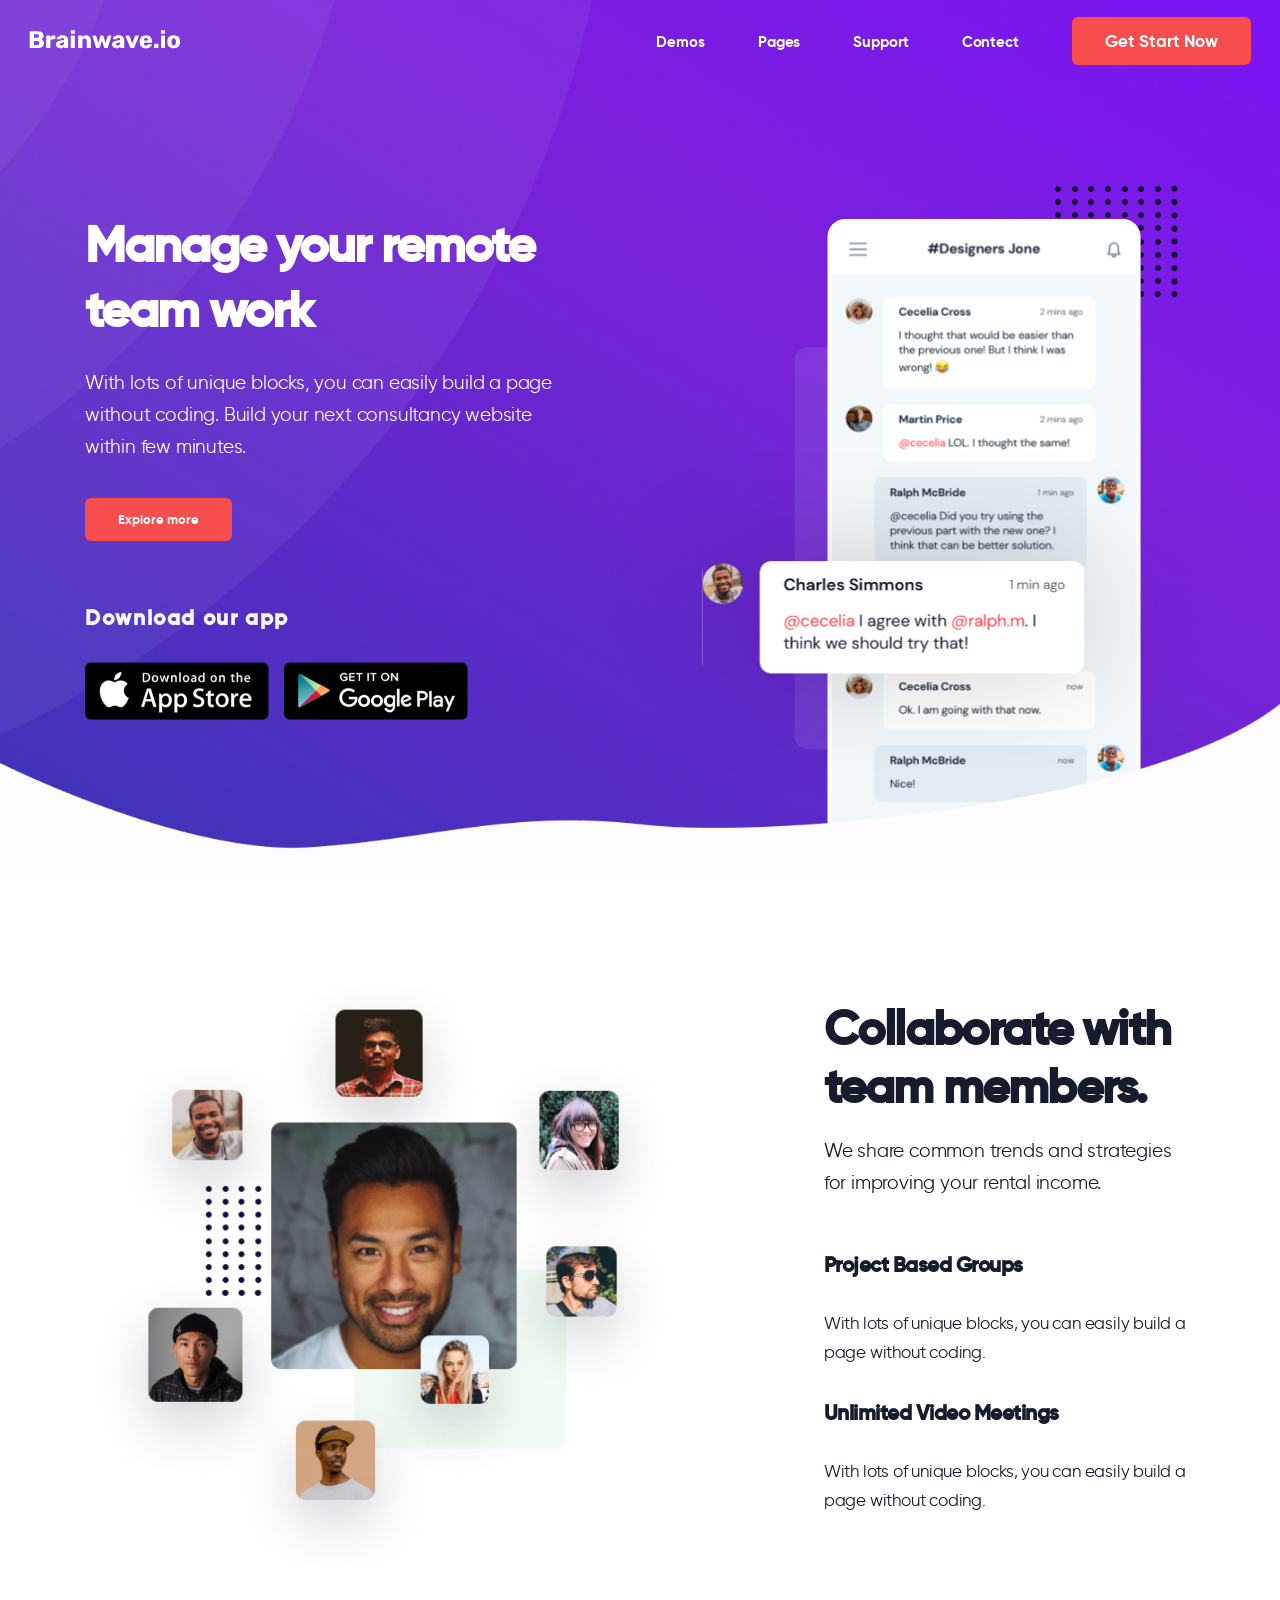
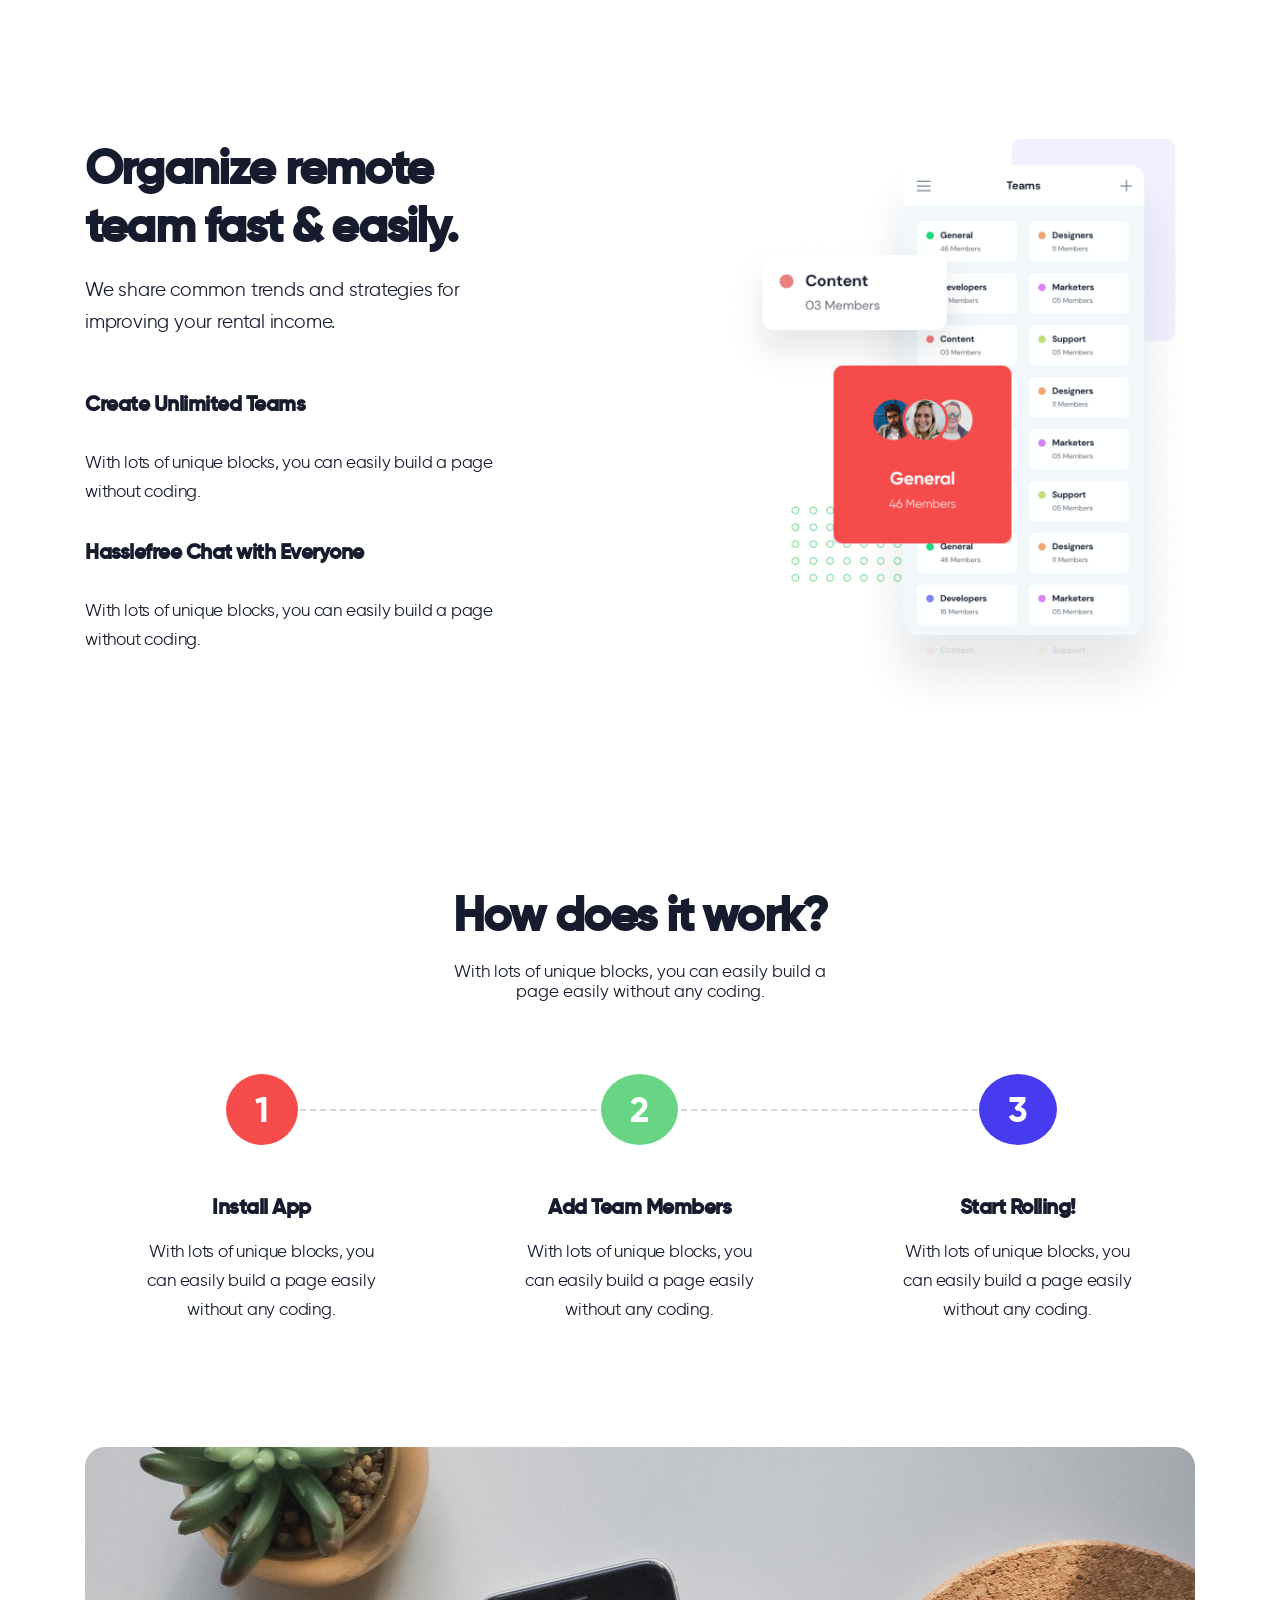
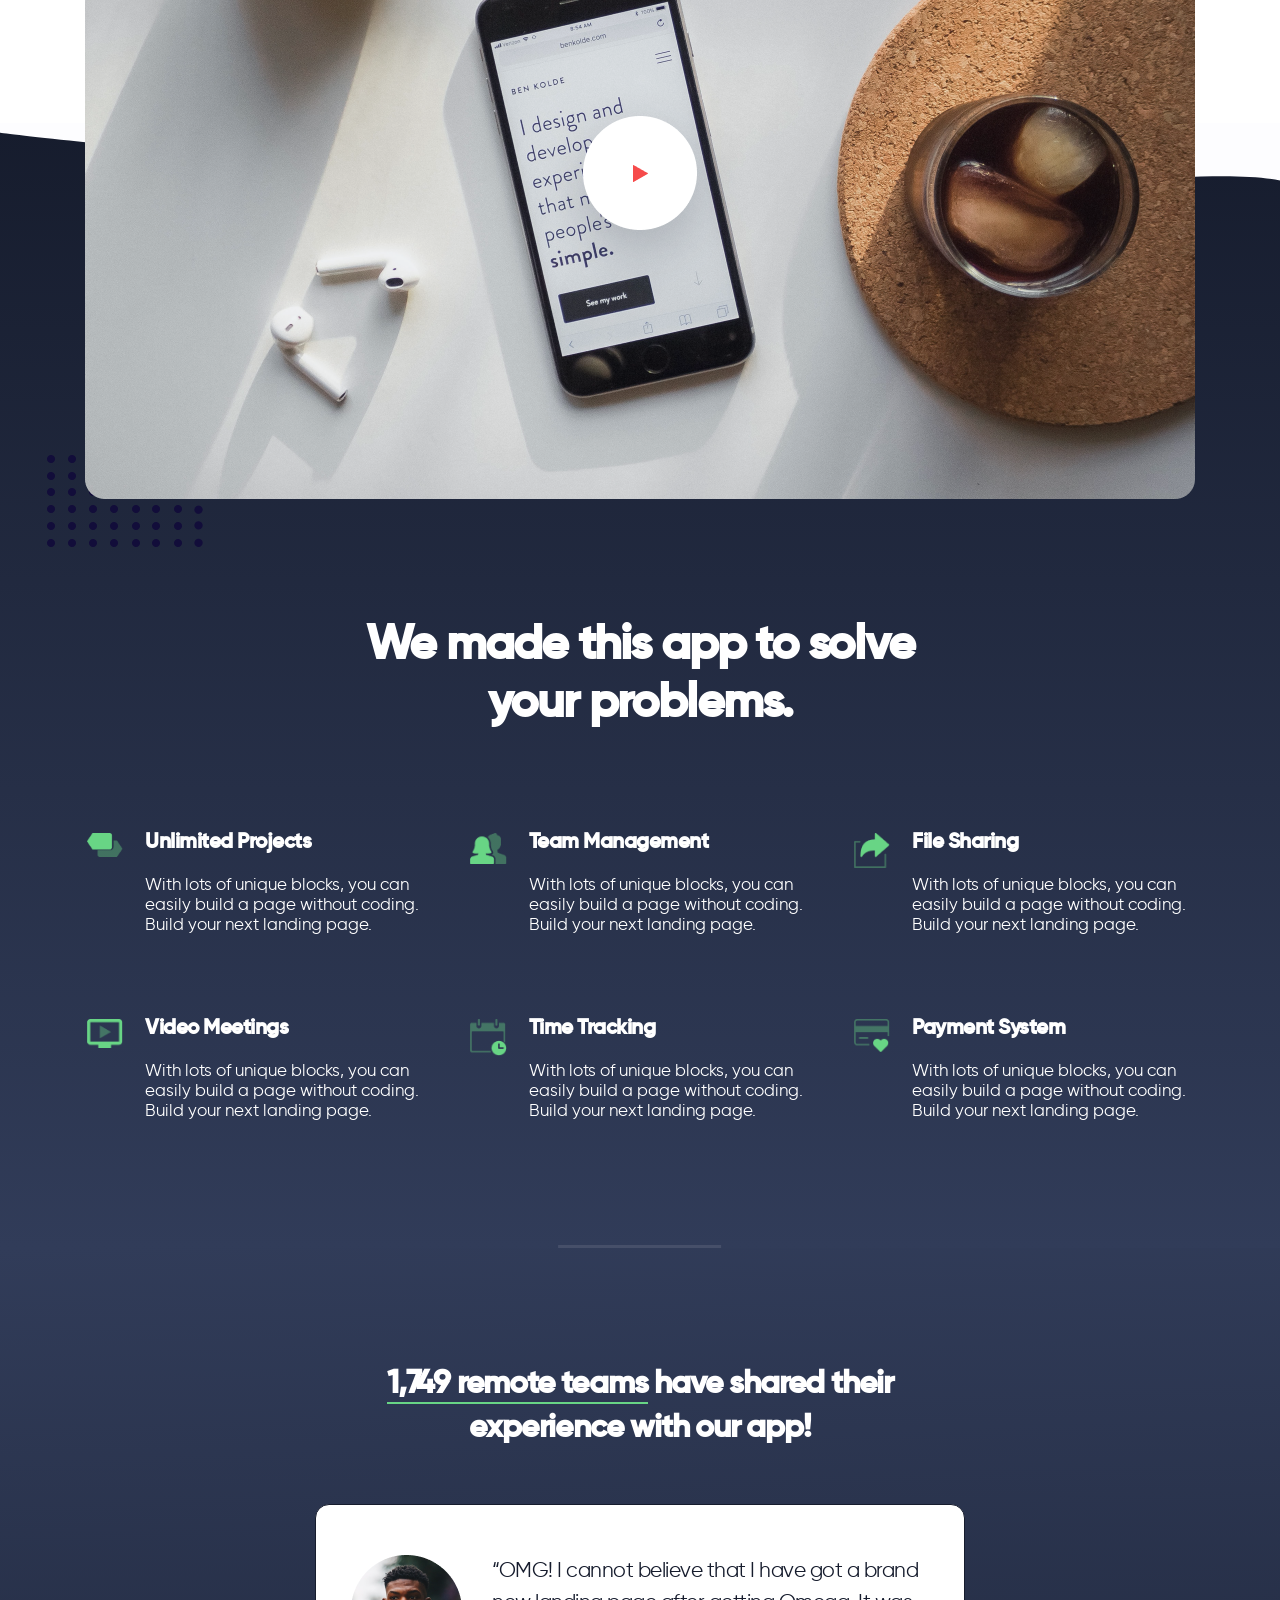
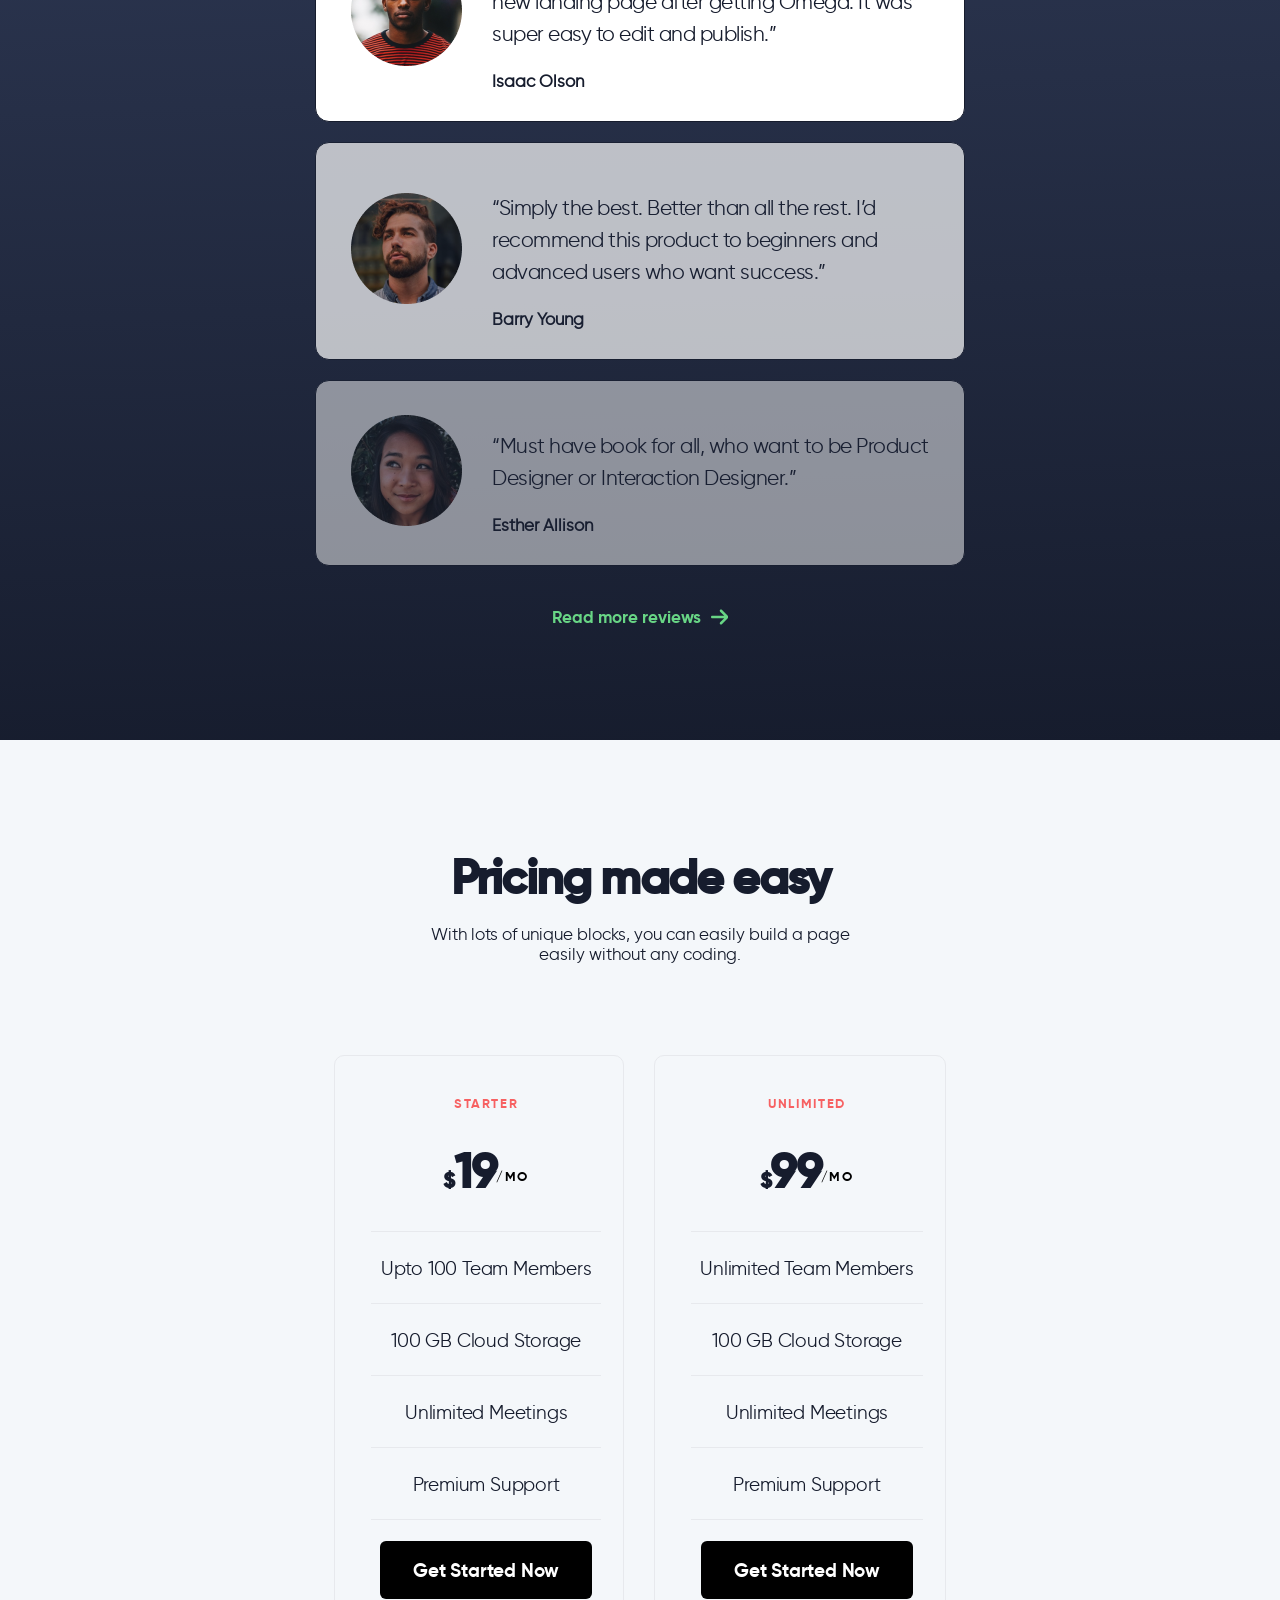
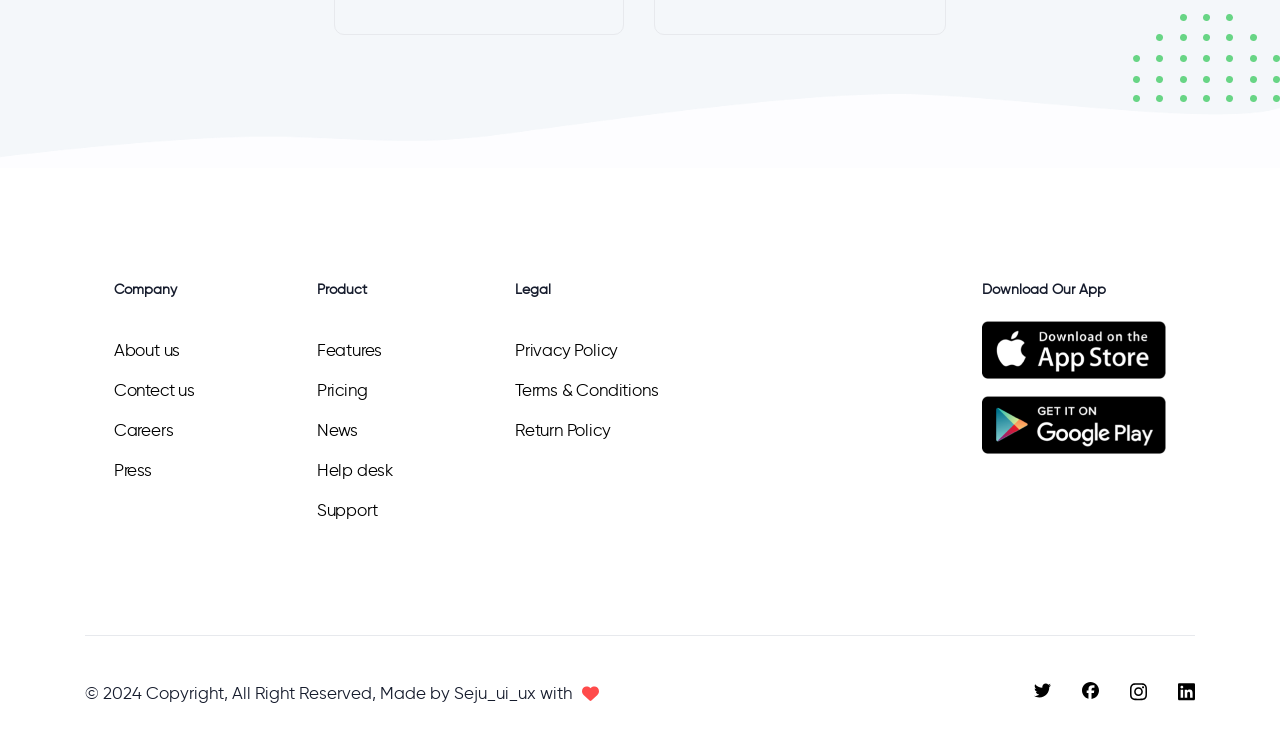
<file: index.html>
<!DOCTYPE html>
<html lang="en">
  <head>
    <meta charset="UTF-8" />
    <meta name="viewport" content="width=device-width, initial-scale=1.0" />
    <link rel="stylesheet" href="./assets/css/style.css" />
    <link rel="stylesheet" href="./assets/fonts/gilroy-font/stylesheet.css" />
    <title>Mobile app-design 07</title>
  </head>

  <body>
    <header>
      <div class="main-navigation">
        <div class="logo">
          <svg
            width="152"
            height="19"
            viewBox="0 0 152 19"
            fill="none"
            xmlns="http://www.w3.org/2000/svg"
          >
            <path
              d="M1.28 18C1.104 18 0.96 17.944 0.848 17.832C0.736 17.72 0.68 17.576 0.68 17.4V1.8C0.68 1.624 0.736 1.48 0.848 1.368C0.96 1.256 1.104 1.2 1.28 1.2H8.6C9.976 1.2 11.104 1.392 11.984 1.776C12.864 2.16 13.512 2.712 13.928 3.432C14.36 4.136 14.576 4.976 14.576 5.952C14.576 6.528 14.464 7.04 14.24 7.488C14.032 7.92 13.768 8.28 13.448 8.568C13.144 8.856 12.856 9.064 12.584 9.192C13.192 9.48 13.728 9.952 14.192 10.608C14.672 11.264 14.912 12.032 14.912 12.912C14.912 13.968 14.672 14.88 14.192 15.648C13.728 16.4 13.04 16.984 12.128 17.4C11.232 17.8 10.128 18 8.816 18H1.28ZM4.976 14.88H8.336C9.024 14.88 9.544 14.68 9.896 14.28C10.248 13.88 10.424 13.424 10.424 12.912C10.424 12.352 10.24 11.88 9.872 11.496C9.52 11.112 9.008 10.92 8.336 10.92H4.976V14.88ZM4.976 7.872H8.12C8.776 7.872 9.264 7.704 9.584 7.368C9.92 7.032 10.088 6.6 10.088 6.072C10.088 5.56 9.92 5.144 9.584 4.824C9.264 4.488 8.776 4.32 8.12 4.32H4.976V7.872ZM17.7811 18C17.6051 18 17.4611 17.944 17.3491 17.832C17.2371 17.72 17.1811 17.576 17.1811 17.4V6.12C17.1811 5.96 17.2371 5.824 17.3491 5.712C17.4611 5.584 17.6051 5.52 17.7811 5.52H20.5411C20.7171 5.52 20.8611 5.584 20.9731 5.712C21.0851 5.824 21.1411 5.96 21.1411 6.12V7.08C21.5731 6.584 22.0851 6.2 22.6771 5.928C23.2851 5.656 23.9651 5.52 24.7171 5.52H25.7731C25.9331 5.52 26.0691 5.576 26.1811 5.688C26.3091 5.8 26.3731 5.944 26.3731 6.12V8.592C26.3731 8.752 26.3091 8.896 26.1811 9.024C26.0691 9.136 25.9331 9.192 25.7731 9.192H23.4451C22.7891 9.192 22.2771 9.376 21.9091 9.744C21.5571 10.096 21.3811 10.6 21.3811 11.256V17.4C21.3811 17.576 21.3171 17.72 21.1891 17.832C21.0771 17.944 20.9331 18 20.7571 18H17.7811ZM31.4793 18.24C30.6153 18.24 29.8393 18.08 29.1513 17.76C28.4793 17.424 27.9433 16.976 27.5433 16.416C27.1433 15.856 26.9433 15.224 26.9433 14.52C26.9433 13.384 27.4073 12.488 28.3353 11.832C29.2633 11.16 30.4953 10.704 32.0313 10.464L35.0313 10.008V9.672C35.0313 9.096 34.9113 8.656 34.6713 8.352C34.4313 8.048 33.9913 7.896 33.3513 7.896C32.9033 7.896 32.5353 7.984 32.2473 8.16C31.9753 8.336 31.7593 8.576 31.5993 8.88C31.4553 9.088 31.2553 9.192 30.9993 9.192H28.3113C28.1353 9.192 27.9993 9.144 27.9033 9.048C27.8073 8.936 27.7673 8.808 27.7833 8.664C27.7833 8.376 27.8873 8.048 28.0953 7.68C28.3193 7.296 28.6553 6.92 29.1033 6.552C29.5513 6.184 30.1273 5.88 30.8313 5.64C31.5353 5.4 32.3833 5.28 33.3753 5.28C34.4153 5.28 35.3033 5.4 36.0393 5.64C36.7753 5.88 37.3673 6.216 37.8153 6.648C38.2793 7.08 38.6233 7.592 38.8473 8.184C39.0713 8.76 39.1833 9.4 39.1833 10.104V17.4C39.1833 17.576 39.1193 17.72 38.9913 17.832C38.8793 17.944 38.7433 18 38.5833 18H35.7993C35.6233 18 35.4793 17.944 35.3673 17.832C35.2553 17.72 35.1993 17.576 35.1993 17.4V16.56C34.9913 16.864 34.7113 17.144 34.3593 17.4C34.0073 17.656 33.5913 17.856 33.1113 18C32.6473 18.16 32.1033 18.24 31.4793 18.24ZM32.6073 15.504C33.0713 15.504 33.4873 15.408 33.8553 15.216C34.2393 15.008 34.5353 14.696 34.7433 14.28C34.9673 13.848 35.0793 13.312 35.0793 12.672V12.336L33.0393 12.696C32.2873 12.824 31.7353 13.024 31.3833 13.296C31.0473 13.552 30.8793 13.856 30.8793 14.208C30.8793 14.48 30.9593 14.712 31.1193 14.904C31.2793 15.096 31.4873 15.248 31.7433 15.36C31.9993 15.456 32.2873 15.504 32.6073 15.504ZM42.3582 18C42.1822 18 42.0382 17.944 41.9262 17.832C41.8142 17.72 41.7582 17.576 41.7582 17.4V6.12C41.7582 5.944 41.8142 5.8 41.9262 5.688C42.0382 5.576 42.1822 5.52 42.3582 5.52H45.1902C45.3502 5.52 45.4862 5.576 45.5982 5.688C45.7262 5.8 45.7902 5.944 45.7902 6.12V17.4C45.7902 17.576 45.7262 17.72 45.5982 17.832C45.4862 17.944 45.3502 18 45.1902 18H42.3582ZM42.3342 3.72C42.1582 3.72 42.0142 3.664 41.9022 3.552C41.7902 3.44 41.7342 3.296 41.7342 3.12V0.983999C41.7342 0.807999 41.7902 0.663999 41.9022 0.551999C42.0142 0.423999 42.1582 0.36 42.3342 0.36H45.1902C45.3662 0.36 45.5102 0.423999 45.6222 0.551999C45.7502 0.663999 45.8142 0.807999 45.8142 0.983999V3.12C45.8142 3.296 45.7502 3.44 45.6222 3.552C45.5102 3.664 45.3662 3.72 45.1902 3.72H42.3342ZM49.8186 18C49.6426 18 49.4986 17.944 49.3866 17.832C49.2746 17.72 49.2186 17.576 49.2186 17.4V6.12C49.2186 5.944 49.2746 5.8 49.3866 5.688C49.4986 5.576 49.6426 5.52 49.8186 5.52H52.5786C52.7546 5.52 52.8986 5.576 53.0106 5.688C53.1226 5.8 53.1786 5.944 53.1786 6.12V7.032C53.5946 6.536 54.1386 6.12 54.8106 5.784C55.4826 5.448 56.2746 5.28 57.1866 5.28C58.1146 5.28 58.9306 5.488 59.6346 5.904C60.3546 6.32 60.9146 6.936 61.3146 7.752C61.7306 8.552 61.9386 9.536 61.9386 10.704V17.4C61.9386 17.576 61.8746 17.72 61.7466 17.832C61.6346 17.944 61.4986 18 61.3386 18H58.3146C58.1546 18 58.0106 17.944 57.8826 17.832C57.7706 17.72 57.7146 17.576 57.7146 17.4V10.848C57.7146 10.096 57.5306 9.52 57.1626 9.12C56.8106 8.704 56.2826 8.496 55.5786 8.496C54.9226 8.496 54.3946 8.704 53.9946 9.12C53.6106 9.52 53.4186 10.096 53.4186 10.848V17.4C53.4186 17.576 53.3546 17.72 53.2266 17.832C53.1146 17.944 52.9786 18 52.8186 18H49.8186ZM67.7528 18C67.5128 18 67.3368 17.944 67.2248 17.832C67.1128 17.72 67.0248 17.576 66.9608 17.4L63.5048 6.288C63.4728 6.208 63.4568 6.128 63.4568 6.048C63.4568 5.904 63.5128 5.784 63.6248 5.688C63.7368 5.576 63.8648 5.52 64.0088 5.52H66.4808C66.6888 5.52 66.8488 5.576 66.9608 5.688C67.0888 5.8 67.1688 5.912 67.2008 6.024L69.2168 12.888L71.3768 6.048C71.4088 5.936 71.4808 5.824 71.5928 5.712C71.7208 5.584 71.8968 5.52 72.1208 5.52H73.7048C73.9288 5.52 74.0968 5.584 74.2088 5.712C74.3368 5.824 74.4168 5.936 74.4488 6.048L76.6088 12.888L78.6248 6.024C78.6568 5.912 78.7288 5.8 78.8408 5.688C78.9688 5.576 79.1368 5.52 79.3448 5.52H81.8168C81.9608 5.52 82.0808 5.576 82.1768 5.688C82.2888 5.784 82.3448 5.904 82.3448 6.048C82.3448 6.128 82.3368 6.208 82.3208 6.288L78.8648 17.4C78.8168 17.576 78.7288 17.72 78.6008 17.832C78.4888 17.944 78.3128 18 78.0728 18H75.9128C75.6888 18 75.5128 17.944 75.3848 17.832C75.2568 17.72 75.1688 17.576 75.1208 17.4L72.9128 10.824L70.7048 17.4C70.6568 17.576 70.5688 17.72 70.4408 17.832C70.3128 17.944 70.1368 18 69.9128 18H67.7528ZM87.5709 18.24C86.7069 18.24 85.9309 18.08 85.2429 17.76C84.5709 17.424 84.0349 16.976 83.6349 16.416C83.2349 15.856 83.0349 15.224 83.0349 14.52C83.0349 13.384 83.4989 12.488 84.4269 11.832C85.3549 11.16 86.5869 10.704 88.1229 10.464L91.1229 10.008V9.672C91.1229 9.096 91.0029 8.656 90.7629 8.352C90.5229 8.048 90.0829 7.896 89.4429 7.896C88.9949 7.896 88.6269 7.984 88.3389 8.16C88.0669 8.336 87.8509 8.576 87.6909 8.88C87.5469 9.088 87.3469 9.192 87.0909 9.192H84.4029C84.2269 9.192 84.0909 9.144 83.9949 9.048C83.8989 8.936 83.8589 8.808 83.8749 8.664C83.8749 8.376 83.9789 8.048 84.1869 7.68C84.4109 7.296 84.7469 6.92 85.1949 6.552C85.6429 6.184 86.2189 5.88 86.9229 5.64C87.6269 5.4 88.4749 5.28 89.4669 5.28C90.5069 5.28 91.3949 5.4 92.1309 5.64C92.8669 5.88 93.4589 6.216 93.9069 6.648C94.3709 7.08 94.7149 7.592 94.9389 8.184C95.1629 8.76 95.2749 9.4 95.2749 10.104V17.4C95.2749 17.576 95.2109 17.72 95.0829 17.832C94.9709 17.944 94.8349 18 94.6749 18H91.8909C91.7149 18 91.5709 17.944 91.4589 17.832C91.3469 17.72 91.2909 17.576 91.2909 17.4V16.56C91.0829 16.864 90.8029 17.144 90.4509 17.4C90.0989 17.656 89.6829 17.856 89.2029 18C88.7389 18.16 88.1949 18.24 87.5709 18.24ZM88.6989 15.504C89.1629 15.504 89.5789 15.408 89.9469 15.216C90.3309 15.008 90.6269 14.696 90.8349 14.28C91.0589 13.848 91.1709 13.312 91.1709 12.672V12.336L89.1309 12.696C88.3789 12.824 87.8269 13.024 87.4749 13.296C87.1389 13.552 86.9709 13.856 86.9709 14.208C86.9709 14.48 87.0509 14.712 87.2109 14.904C87.3709 15.096 87.5789 15.248 87.8349 15.36C88.0909 15.456 88.3789 15.504 88.6989 15.504ZM101.938 18C101.698 18 101.522 17.944 101.41 17.832C101.298 17.704 101.202 17.56 101.122 17.4L96.5863 6.264C96.5543 6.2 96.5383 6.128 96.5383 6.048C96.5383 5.904 96.5863 5.784 96.6823 5.688C96.7943 5.576 96.9303 5.52 97.0903 5.52H99.8023C100.01 5.52 100.17 5.576 100.282 5.688C100.394 5.8 100.466 5.912 100.498 6.024L103.21 13.392L105.946 6.024C105.978 5.912 106.05 5.8 106.162 5.688C106.274 5.576 106.434 5.52 106.642 5.52H109.354C109.498 5.52 109.626 5.576 109.738 5.688C109.85 5.784 109.906 5.904 109.906 6.048C109.906 6.128 109.89 6.2 109.858 6.264L105.322 17.4C105.258 17.56 105.162 17.704 105.034 17.832C104.922 17.944 104.738 18 104.482 18H101.938ZM116.93 18.24C115.042 18.24 113.538 17.728 112.418 16.704C111.298 15.68 110.714 14.16 110.666 12.144C110.666 12.032 110.666 11.888 110.666 11.712C110.666 11.536 110.666 11.4 110.666 11.304C110.714 10.04 110.994 8.96 111.506 8.064C112.034 7.152 112.754 6.464 113.666 6C114.594 5.52 115.674 5.28 116.906 5.28C118.314 5.28 119.474 5.56 120.386 6.12C121.314 6.68 122.01 7.44 122.474 8.4C122.938 9.36 123.17 10.456 123.17 11.688V12.264C123.17 12.44 123.106 12.584 122.978 12.696C122.866 12.808 122.73 12.864 122.57 12.864H114.89C114.89 12.88 114.89 12.904 114.89 12.936C114.89 12.968 114.89 13 114.89 13.032C114.906 13.496 114.986 13.92 115.13 14.304C115.274 14.688 115.498 14.992 115.802 15.216C116.106 15.44 116.474 15.552 116.906 15.552C117.226 15.552 117.49 15.504 117.698 15.408C117.922 15.296 118.106 15.176 118.25 15.048C118.394 14.904 118.506 14.784 118.586 14.688C118.73 14.528 118.842 14.432 118.922 14.4C119.018 14.352 119.162 14.328 119.354 14.328H122.33C122.49 14.328 122.618 14.376 122.714 14.472C122.826 14.552 122.874 14.672 122.858 14.832C122.842 15.104 122.706 15.432 122.45 15.816C122.194 16.2 121.818 16.584 121.322 16.968C120.842 17.336 120.234 17.64 119.498 17.88C118.762 18.12 117.906 18.24 116.93 18.24ZM114.89 10.488H118.946V10.44C118.946 9.928 118.866 9.48 118.706 9.096C118.562 8.712 118.33 8.416 118.01 8.208C117.706 8 117.338 7.896 116.906 7.896C116.474 7.896 116.106 8 115.802 8.208C115.514 8.416 115.29 8.712 115.13 9.096C114.97 9.48 114.89 9.928 114.89 10.44V10.488ZM125.766 18C125.59 18 125.446 17.944 125.334 17.832C125.222 17.72 125.166 17.576 125.166 17.4V14.352C125.166 14.192 125.222 14.056 125.334 13.944C125.446 13.816 125.59 13.752 125.766 13.752H128.79C128.966 13.752 129.11 13.816 129.222 13.944C129.35 14.056 129.414 14.192 129.414 14.352V17.4C129.414 17.576 129.35 17.72 129.222 17.832C129.11 17.944 128.966 18 128.79 18H125.766ZM132.573 18C132.397 18 132.253 17.944 132.141 17.832C132.029 17.72 131.973 17.576 131.973 17.4V6.12C131.973 5.944 132.029 5.8 132.141 5.688C132.253 5.576 132.397 5.52 132.573 5.52H135.405C135.565 5.52 135.701 5.576 135.813 5.688C135.941 5.8 136.005 5.944 136.005 6.12V17.4C136.005 17.576 135.941 17.72 135.813 17.832C135.701 17.944 135.565 18 135.405 18H132.573ZM132.549 3.72C132.373 3.72 132.229 3.664 132.117 3.552C132.005 3.44 131.949 3.296 131.949 3.12V0.983999C131.949 0.807999 132.005 0.663999 132.117 0.551999C132.229 0.423999 132.373 0.36 132.549 0.36H135.405C135.581 0.36 135.725 0.423999 135.837 0.551999C135.965 0.663999 136.029 0.807999 136.029 0.983999V3.12C136.029 3.296 135.965 3.44 135.837 3.552C135.725 3.664 135.581 3.72 135.405 3.72H132.549ZM144.705 18.24C143.361 18.24 142.225 18.024 141.297 17.592C140.385 17.16 139.681 16.544 139.185 15.744C138.705 14.928 138.433 13.96 138.369 12.84C138.353 12.52 138.345 12.16 138.345 11.76C138.345 11.344 138.353 10.984 138.369 10.68C138.433 9.544 138.721 8.576 139.233 7.776C139.745 6.976 140.457 6.36 141.369 5.928C142.297 5.496 143.409 5.28 144.705 5.28C146.017 5.28 147.129 5.496 148.041 5.928C148.969 6.36 149.689 6.976 150.201 7.776C150.713 8.576 151.001 9.544 151.065 10.68C151.081 10.984 151.089 11.344 151.089 11.76C151.089 12.16 151.081 12.52 151.065 12.84C151.001 13.96 150.721 14.928 150.225 15.744C149.745 16.544 149.041 17.16 148.113 17.592C147.201 18.024 146.065 18.24 144.705 18.24ZM144.705 15.312C145.425 15.312 145.945 15.096 146.265 14.664C146.601 14.232 146.793 13.584 146.841 12.72C146.857 12.48 146.865 12.16 146.865 11.76C146.865 11.36 146.857 11.04 146.841 10.8C146.793 9.952 146.601 9.312 146.265 8.88C145.945 8.432 145.425 8.208 144.705 8.208C144.001 8.208 143.481 8.432 143.145 8.88C142.809 9.312 142.625 9.952 142.593 10.8C142.577 11.04 142.569 11.36 142.569 11.76C142.569 12.16 142.577 12.48 142.593 12.72C142.625 13.584 142.809 14.232 143.145 14.664C143.481 15.096 144.001 15.312 144.705 15.312Z"
              fill="white"
            />
          </svg>
        </div>
        <div id="menu-toggle" class="menu-icon" onclick="showMenu()">
          <svg xmlns="http://www.w3.org/2000/svg" viewBox="0 0 448 512">
            <!--!Font Awesome Free 6.6.0 by @fontawesome - https://fontawesome.com License - https://fontawesome.com/license/free Copyright 2024 Fonticons, Inc.-->
            <path
              d="M0 96C0 78.3 14.3 64 32 64l384 0c17.7 0 32 14.3 32 32s-14.3 32-32 32L32 128C14.3 128 0 113.7 0 96zM0 256c0-17.7 14.3-32 32-32l384 0c17.7 0 32 14.3 32 32s-14.3 32-32 32L32 288c-17.7 0-32-14.3-32-32zM448 416c0 17.7-14.3 32-32 32L32 448c-17.7 0-32-14.3-32-32s14.3-32 32-32l384 0c17.7 0 32 14.3 32 32z"
            />
          </svg>
        </div>
        <div class="menu-navigation" id="main-menu">
          <a href="#" class="close" id="menu-close" onclick="closeMenu()">
            <svg xmlns="http://www.w3.org/2000/svg" viewBox="0 0 384 512">
              <!--!Font Awesome Free 6.6.0 by @fontawesome - https://fontawesome.com License - https://fontawesome.com/license/free Copyright 2024 Fonticons, Inc.-->
              <path
                d="M342.6 150.6c12.5-12.5 12.5-32.8 0-45.3s-32.8-12.5-45.3 0L192 210.7 86.6 105.4c-12.5-12.5-32.8-12.5-45.3 0s-12.5 32.8 0 45.3L146.7 256 41.4 361.4c-12.5 12.5-12.5 32.8 0 45.3s32.8 12.5 45.3 0L192 301.3 297.4 406.6c12.5 12.5 32.8 12.5 45.3 0s12.5-32.8 0-45.3L237.3 256 342.6 150.6z"
              />
            </svg>
          </a>
          <nav>
            <ul>
              <li>
                <a href="#">demos</a>
              </li>
              <li>
                <a href="#">pages</a>
              </li>
              <li>
                <a href="#">support</a>
              </li>
              <li>
                <a href="#">contect</a>
              </li>
            </ul>
          </nav>
          <div class="header-cta">
            <a href="#" class="orange-btn btn">Get Start Now</a>
          </div>
        </div>
      </div>
      <div class="container">
        <div class="banner-container">
          <div class="banner-container--left">
            <div class="description-wrapper">
              <div class="banner-container--left__description">
                <h1>Manage your remote team work</h1>
                <p>
                  With lots of unique blocks, you can easily build a page
                  without coding. Build your next consultancy website within few
                  minutes.
                </p>
                <button class="orange-btn btn">Explore more</button>
              </div>
              <div class="banner-container--left__download-app">
                <h4>Download our app</h4>
                <div class="banner-container--left__download-app-links">
                  <a href="#">
                    <img src="./assets/images/app-store.svg" alt="app-store" />
                  </a>
                  <a href="#">
                    <img
                      src="./assets/images/play-store.svg"
                      alt="play-store"
                    />
                  </a>
                </div>
              </div>
            </div>
          </div>
          <div class="banner-container--right">
            <div class="banner-container--right__img">
              <img
                src="./assets/images/banner-phone-image.svg"
                alt="phone-chat"
              />
            </div>
          </div>
        </div>
      </div>
    </header>
    <!--End of Header-->
    <main>
      <!-- popup window -->
      <section class="popup-section" id="popup">
        <div class="popup-container">
          <div class="popup-left">
            <img
              src="./assets/images/Performance-Guide-Cover.png"
              alt="Guide-cover-page"
            />
          </div>
          <div class="popup-right">
            <div class="right-close-btn" id="close-btn">
              <svg xmlns="http://www.w3.org/2000/svg" viewBox="0 0 384 512">
                <!--!Font Awesome Free 6.6.0 by @fontawesome - https://fontawesome.com License - https://fontawesome.com/license/free Copyright 2024 Fonticons, Inc.-->
                <path
                  d="M342.6 150.6c12.5-12.5 12.5-32.8 0-45.3s-32.8-12.5-45.3 0L192 210.7 86.6 105.4c-12.5-12.5-32.8-12.5-45.3 0s-12.5 32.8 0 45.3L146.7 256 41.4 361.4c-12.5 12.5-12.5 32.8 0 45.3s32.8 12.5 45.3 0L192 301.3 297.4 406.6c12.5 12.5 32.8 12.5 45.3 0s12.5-32.8 0-45.3L237.3 256 342.6 150.6z"
                />
              </svg>
            </div>
            <div class="popup-right-heading">
              <p>
                45 WordPress Performance Optimization Strategy to Bring
                <u>Page Load Time &lt;2 Seconds</u> (Even for Media-Rich and
                Ad-Heavy Sites)
              </p>
            </div>
            <div class="popup-right-description">
              <ul>
                <li>
                  <b>15 Key Optimization Areas:</b> Optimize performance with ad
                  optimization, database tweaks, media optimization, and more.
                </li>
                <li>
                  <b>45+ Actionable Strategies:</b> Each strategy comes with
                  links to plugins, tools, and resources for easy
                  implementation.
                </li>
                <li>
                  <b>Impact Scores for Prioritization:</b> Each tip is rated
                  from 1 to 10 to help you prioritize high-impact optimizations.
                </li>
              </ul>
            </div>
            <div class="popup-right-form">
              <form action="">
                <input
                  type="email"
                  name="email"
                  id="email"
                  placeholder="Email"
                />
                <p id="error"></p>
                <p class="disclaimer">
                  By submitting this form, I agree to the Multidots
                  <a href="" class="hover">Privacy Policy</a>
                  and to receive business emails from Multidots.
                </p>
                <div class="Download-btn" id="dow-btn">
                  <a class="dow-btn" id="dow-btn" href="#">
                    Download Now
                    <svg
                      width="22"
                      height="21"
                      viewBox="0 0 22 21"
                      fill="none"
                      xmlns="http://www.w3.org/2000/svg"
                    >
                      <path
                        d="M20.7608 13.0879C20.5528 13.0879 20.3533 13.1705 20.2062 13.3176C20.0591 13.4647 19.9765 13.6642 19.9765 13.8722V16.5506C19.9765 17.182 19.7257 17.7874 19.2793 18.2338C18.8329 18.6802 18.2274 18.931 17.5961 18.931H3.94902C3.3177 18.931 2.71224 18.6802 2.26583 18.2338C1.81942 17.7874 1.56863 17.182 1.56863 16.5506V13.8722C1.56863 13.6642 1.48599 13.4647 1.33891 13.3176C1.19182 13.1705 0.992327 13.0879 0.784314 13.0879C0.576301 13.0879 0.376807 13.1705 0.22972 13.3176C0.0826328 13.4647 0 13.6642 0 13.8722V16.5506C0.0010382 17.5977 0.417428 18.6015 1.15779 19.3419C1.89815 20.0822 2.90199 20.4986 3.94902 20.4997H17.5961C18.6431 20.4986 19.647 20.0822 20.3873 19.3419C21.1277 18.6015 21.5441 17.5977 21.5451 16.5506V13.8722C21.5451 13.6642 21.4625 13.4647 21.3154 13.3176C21.1683 13.1705 20.9688 13.0879 20.7608 13.0879Z"
                        fill="white"
                      />
                      <path
                        d="M10.2161 15.3784C10.289 15.4519 10.3757 15.5103 10.4713 15.5501C10.5669 15.5899 10.6694 15.6104 10.7729 15.6104C10.8765 15.6104 10.979 15.5899 11.0746 15.5501C11.1701 15.5103 11.2569 15.4519 11.3298 15.3784L15.7925 10.9157C15.9171 10.7659 15.9814 10.575 15.9729 10.3804C15.9645 10.1858 15.8839 10.0013 15.7469 9.86276C15.6099 9.72427 15.4262 9.64174 15.2317 9.63122C15.0371 9.62071 14.8457 9.68297 14.6945 9.80588L11.5573 12.9431V1.28431C11.5573 1.0763 11.4746 0.876807 11.3275 0.72972C11.1804 0.582633 10.981 0.5 10.7729 0.5C10.5649 0.5 10.3654 0.582633 10.2183 0.72972C10.0713 0.876807 9.98863 1.0763 9.98863 1.28431V12.9314L6.85137 9.79412C6.7042 9.64695 6.5046 9.56427 6.29647 9.56427C6.08834 9.56427 5.88874 9.64695 5.74157 9.79412C5.5944 9.94129 5.51172 10.1409 5.51172 10.349C5.51172 10.5571 5.5944 10.7568 5.74157 10.9039L10.2161 15.3784Z"
                        fill="white"
                      />
                    </svg>
                  </a>
                  <a href="" class="option">No thanks, I'm not interested</a>
                </div>
              </form>
            </div>
          </div>
        </div>
      </section>

      <!-- popup modal -->
      <div class="popup-modal" id="popup-modal">
        <div class="modal-conatiner">
          <div class="main-modal">
            <div class="right-close-btn" id="close">
              <svg xmlns="http://www.w3.org/2000/svg" viewBox="0 0 384 512">
                <!--!Font Awesome Free 6.6.0 by @fontawesome - https://fontawesome.com License - https://fontawesome.com/license/free Copyright 2024 Fonticons, Inc.-->
                <path
                  d="M342.6 150.6c12.5-12.5 12.5-32.8 0-45.3s-32.8-12.5-45.3 0L192 210.7 86.6 105.4c-12.5-12.5-32.8-12.5-45.3 0s-12.5 32.8 0 45.3L146.7 256 41.4 361.4c-12.5 12.5-12.5 32.8 0 45.3s32.8 12.5 45.3 0L192 301.3 297.4 406.6c12.5 12.5 32.8 12.5 45.3 0s12.5-32.8 0-45.3L237.3 256 342.6 150.6z"
                />
              </svg>
            </div>
            <div class="main-head">
              <div class="popup-heading">
                <p>Thank You for Downloading the Website Performance Guide!</p>
              </div>
            </div>
            <div class="form-container">
              <div class="icon-container">
                <svg
                  xmlns="http://www.w3.org/2000/svg"
                  class="icon icon-tabler icon-tabler-circle-check"
                  width="27"
                  height="27"
                  viewBox="0 0 24 24"
                  stroke-width="2"
                  stroke="currentColor"
                  fill="none"
                  stroke-linecap="round"
                  stroke-linejoin="round"
                >
                  <path stroke="none" d="M0 0h24v24H0z" fill="none"></path>
                  <circle cx="12" cy="12" r="9"></circle>
                  <path d="M9 12l2 2l4 -4"></path>
                </svg>
              </div>
              <p class="notice">
                Your PDF has been successfully downloaded. If you are not
                redirected to the file automatically, please click the button
                below to access the file.
              </p>
              <a href="./assets/pdf/mypdf.pdf" target="_blank" class="dow-btn"
                >Download Now
                <svg
                  width="22"
                  height="21"
                  viewBox="0 0 22 21"
                  fill="none"
                  xmlns="http://www.w3.org/2000/svg"
                >
                  <path
                    d="M20.7608 13.0879C20.5528 13.0879 20.3533 13.1705 20.2062 13.3176C20.0591 13.4647 19.9765 13.6642 19.9765 13.8722V16.5506C19.9765 17.182 19.7257 17.7874 19.2793 18.2338C18.8329 18.6802 18.2274 18.931 17.5961 18.931H3.94902C3.3177 18.931 2.71224 18.6802 2.26583 18.2338C1.81942 17.7874 1.56863 17.182 1.56863 16.5506V13.8722C1.56863 13.6642 1.48599 13.4647 1.33891 13.3176C1.19182 13.1705 0.992327 13.0879 0.784314 13.0879C0.576301 13.0879 0.376807 13.1705 0.22972 13.3176C0.0826328 13.4647 0 13.6642 0 13.8722V16.5506C0.0010382 17.5977 0.417428 18.6015 1.15779 19.3419C1.89815 20.0822 2.90199 20.4986 3.94902 20.4997H17.5961C18.6431 20.4986 19.647 20.0822 20.3873 19.3419C21.1277 18.6015 21.5441 17.5977 21.5451 16.5506V13.8722C21.5451 13.6642 21.4625 13.4647 21.3154 13.3176C21.1683 13.1705 20.9688 13.0879 20.7608 13.0879Z"
                    fill="white"
                  />
                  <path
                    d="M10.2161 15.3784C10.289 15.4519 10.3757 15.5103 10.4713 15.5501C10.5669 15.5899 10.6694 15.6104 10.7729 15.6104C10.8765 15.6104 10.979 15.5899 11.0746 15.5501C11.1701 15.5103 11.2569 15.4519 11.3298 15.3784L15.7925 10.9157C15.9171 10.7659 15.9814 10.575 15.9729 10.3804C15.9645 10.1858 15.8839 10.0013 15.7469 9.86276C15.6099 9.72427 15.4262 9.64174 15.2317 9.63122C15.0371 9.62071 14.8457 9.68297 14.6945 9.80588L11.5573 12.9431V1.28431C11.5573 1.0763 11.4746 0.876807 11.3275 0.72972C11.1804 0.582633 10.981 0.5 10.7729 0.5C10.5649 0.5 10.3654 0.582633 10.2183 0.72972C10.0713 0.876807 9.98863 1.0763 9.98863 1.28431V12.9314L6.85137 9.79412C6.7042 9.64695 6.5046 9.56427 6.29647 9.56427C6.08834 9.56427 5.88874 9.64695 5.74157 9.79412C5.5944 9.94129 5.51172 10.1409 5.51172 10.349C5.51172 10.5571 5.5944 10.7568 5.74157 10.9039L10.2161 15.3784Z"
                    fill="white"
                  />
                </svg>
              </a>
            </div>
          </div>
        </div>
      </div>

      <section class="collaborate-sectiont">
        <div class="container">
          <div class="collaborate-team">
            <div class="collaborate-left">
              <div class="collaborate-left--img">
                <img src="./assets/images/members.png" alt="collaborate team" />
              </div>
            </div>
            <div class="collaborate-right">
              <div class="collaborate-right-wrapper min-container">
                <div class="description">
                  <h2>Collaborate with team members.</h2>
                  <p>
                    We share common trends and strategies for improving your
                    rental income.
                  </p>
                </div>
                <div class="description__deadline">
                  <div class="description__deadline-team">
                    <h4>Project Based Groups</h4>
                    <p>
                      With lots of unique blocks, you can easily build a page
                      without coding.
                    </p>
                  </div>
                  <div class="description__deadline-team">
                    <h4>Unlimited Video Meetings</h4>
                    <p>
                      With lots of unique blocks, you can easily build a page
                      without coding.
                    </p>
                  </div>
                </div>
              </div>
            </div>
          </div>
        </div>
      </section>
      <!--end of collaborate section-->
      <section class="remote-team-section">
        <div class="container">
          <div class="remote-team">
            <div class="remote-team--left">
              <div class="remote-team--left__wrapper min-container">
                <div class="description">
                  <h2>Organize remote team fast & easily.</h2>
                  <p>
                    We share common trends and strategies for improving your
                    rental income.
                  </p>
                </div>
                <div class="description__deadline">
                  <div class="description__deadline-team">
                    <h4>Create Unlimited Teams</h4>
                    <p>
                      With lots of unique blocks, you can easily build a page
                      without coding.
                    </p>
                  </div>
                  <div class="description__deadline-team">
                    <h4>Hasslefree Chat with Everyone</h4>
                    <p>
                      With lots of unique blocks, you can easily build a page
                      without coding.
                    </p>
                  </div>
                </div>
              </div>
            </div>
            <div class="remote-team--right">
              <div class="remote-team--right__img">
                <img src="./assets/images/remote-team.png" alt="remote-team" />
              </div>
            </div>
          </div>
        </div>
      </section>
      <!--end of remote-team section-->
      <section class="download-section">
        <div class="container">
          <div class="download-container">
            <div class="download-container--description min-container">
              <h2>How does it work?</h2>
              <p>
                With lots of unique blocks, you can easily build a page easily
                without any coding.
              </p>
            </div>
            <div class="download-container--steps">
              <div class="download-container-step">
                <div class="step1 step">1</div>
                <div class="step-description">
                  <h4>Install App</h4>
                  <p>
                    With lots of unique blocks, you can easily build a page
                    easily without any coding.
                  </p>
                </div>
              </div>
              <div class="download-container-step">
                <div class="step2 step">2</div>
                <div class="step-description">
                  <h4>Add Team Members</h4>
                  <p>
                    With lots of unique blocks, you can easily build a page
                    easily without any coding.
                  </p>
                </div>
              </div>
              <div class="download-container-step">
                <div class="step3 step">3</div>
                <div class="step-description">
                  <h4>Start Rolling!</h4>
                  <p>
                    With lots of unique blocks, you can easily build a page
                    easily without any coding.
                  </p>
                </div>
              </div>
            </div>
          </div>
        </div>
      </section>
      <!--End of download-section-->
      <section class="video-section">
        <div class="container">
          <div class="video-img">
            <img src="./assets/images/VIdeo.png" alt="video" />
          </div>
        </div>
      </section>
      <!--End of video-section-->
      <section class="features-section">
        <div class="container">
          <div class="features-container">
            <div class="feature-container--description small-container">
              <h2>We made this app to solve your problems.</h2>
            </div>
            <div class="features-wrapper">
              <div class="feature">
                <div class="feature-img">
                  <img src="./assets/images/roadmap.png" alt="roadmap" />
                </div>
                <div class="feature-description">
                  <h4>Unlimited Projects</h4>
                  <p>
                    With lots of unique blocks, you can easily build a page
                    without coding. Build your next landing page.
                  </p>
                </div>
              </div>
              <div class="feature">
                <div class="feature-img">
                  <img src="./assets/images/users.png" alt="users" />
                </div>
                <div class="feature-description">
                  <h4>Team Management</h4>
                  <p>
                    With lots of unique blocks, you can easily build a page
                    without coding. Build your next landing page.
                  </p>
                </div>
              </div>
              <div class="feature">
                <div class="feature-img">
                  <img src="./assets/images/share.png" alt="File Sharing" />
                </div>
                <div class="feature-description">
                  <h4>File Sharing</h4>
                  <p>
                    With lots of unique blocks, you can easily build a page
                    without coding. Build your next landing page.
                  </p>
                </div>
              </div>
              <div class="feature">
                <div class="feature-img">
                  <img
                    src="./assets/images/video_meeting.png"
                    alt="video-meeting"
                  />
                </div>
                <div class="feature-description">
                  <h4>Video Meetings</h4>
                  <p>
                    With lots of unique blocks, you can easily build a page
                    without coding. Build your next landing page.
                  </p>
                </div>
              </div>
              <div class="feature">
                <div class="feature-img">
                  <img src="./assets/images/time-track.png" alt="time-track" />
                </div>
                <div class="feature-description">
                  <h4>Time Tracking</h4>
                  <p>
                    With lots of unique blocks, you can easily build a page
                    without coding. Build your next landing page.
                  </p>
                </div>
              </div>
              <div class="feature">
                <div class="feature-img">
                  <img src="./assets/images/card-favorite.png" alt="Payment" />
                </div>
                <div class="feature-description">
                  <h4>Payment System</h4>
                  <p>
                    With lots of unique blocks, you can easily build a page
                    without coding. Build your next landing page.
                  </p>
                </div>
              </div>
            </div>
          </div>
        </div>
      </section>
      <!--End of feature section-->
      <section class="testimonial-section">
        <div class="container">
          <div class="testimonial-container">
            <div class="testimonial-container--description small-container">
              <h3>
                <span>1,749 remote teams</span> have shared their experience
                with our app!
              </h3>
            </div>
            <div class="testimonial-wrapper">
              <div class="testimonial">
                <div class="testimonial-img">
                  <img src="./assets/images/testimonial 1.png" alt="" />
                </div>
                <div class="testimonial-description">
                  <p>
                    “OMG! I cannot believe that I have got a brand new landing
                    page after getting Omega. It was super easy to edit and
                    publish.”
                  </p>
                  <h6>Isaac Olson</h6>
                </div>
              </div>
              <div class="testimonial">
                <div class="testimonial-img">
                  <img src="./assets/images/testimonial 2.png" alt="" />
                </div>
                <div class="testimonial-description">
                  <p>
                    “Simply the best. Better than all the rest. I’d recommend
                    this product to beginners and advanced users who want
                    success.”
                  </p>

                  <h6>Barry Young</h6>
                </div>
              </div>
              <div class="testimonial">
                <div class="testimonial-img">
                  <img src="./assets/images/testimonial 3.png" alt="" />
                </div>
                <div class="testimonial-description">
                  <p>
                    “Must have book for all, who want to be Product Designer or
                    Interaction Designer.”
                  </p>
                  <h6>Esther Allison</h6>
                </div>
              </div>
            </div>
            <div class="cta">
              <a href="#"
                >Read more reviews
                <svg xmlns="http://www.w3.org/2000/svg" viewBox="0 0 448 512">
                  <!--!Font Awesome Free 6.6.0 by @fontawesome - https://fontawesome.com License - https://fontawesome.com/license/free Copyright 2024 Fonticons, Inc.-->
                  <path
                    fill="#68d585"
                    d="M438.6 278.6c12.5-12.5 12.5-32.8 0-45.3l-160-160c-12.5-12.5-32.8-12.5-45.3 0s-12.5 32.8 0 45.3L338.8 224 32 224c-17.7 0-32 14.3-32 32s14.3 32 32 32l306.7 0L233.4 393.4c-12.5 12.5-12.5 32.8 0 45.3s32.8 12.5 45.3 0l160-160z"
                  />
                </svg>
              </a>
            </div>
          </div>
        </div>
      </section>
      <!--End of testimonial-section-->
      <section class="pricing-section">
        <div class="container">
          <div class="pricing-container">
            <div class="pricing-description small-container">
              <h2>Pricing made easy</h2>
              <p>
                With lots of unique blocks, you can easily build a page easily
                without any coding.
              </p>
            </div>
            <div class="pricing-wrpper">
              <div class="price-row">
                <div class="price-col">
                  <p>Starter</p>
                  <div class="price-label">
                    <h2><span>$</span>19</h2>
                    <p>/mo</p>
                  </div>
                  <div class="price-description">
                    <ul>
                      <li>Upto 100 Team Members</li>
                      <li>100 GB Cloud Storage</li>
                      <li>Unlimited Meetings</li>
                      <li>Premium Support</li>
                      <li>
                        <a href="#" class="btn black-btn"> Get Started Now </a>
                      </li>
                    </ul>
                  </div>
                </div>
                <div class="price-col">
                  <p>Unlimited</p>
                  <div class="price-label">
                    <h2><span>$</span>99</h2>
                    <p>/mo</p>
                  </div>
                  <div class="price-description">
                    <ul>
                      <li>Unlimited Team Members</li>
                      <li>100 GB Cloud Storage</li>
                      <li>Unlimited Meetings</li>
                      <li>Premium Support</li>
                      <li>
                        <a href="#" class="btn black-btn"> Get Started Now </a>
                      </li>
                    </ul>
                  </div>
                </div>
              </div>
            </div>
          </div>
        </div>
      </section>
    </main>
    <!--End of Main-->
    <footer>
      <div class="container">
        <div class="links-container">
          <div class="left-links">
            <div class="links">
              <h5>Company</h5>
              <ul>
                <li><a href="#">About us</a></li>
                <li><a href="#">Contect us</a></li>
                <li><a href="#">Careers</a></li>
                <li><a href="#">Press</a></li>
              </ul>
            </div>
            <div class="links">
              <h5>Product</h5>
              <ul>
                <li><a href="#">Features</a></li>
                <li><a href="#">Pricing</a></li>
                <li><a href="#">News</a></li>
                <li><a href="#">Help desk</a></li>
                <li><a href="#">Support</a></li>
              </ul>
            </div>
            <div class="links">
              <h5>Legal</h5>
              <ul>
                <li><a href="#">Privacy Policy</a></li>
                <li><a href="#">Terms & Conditions</a></li>
                <li><a href="#">Return Policy</a></li>
              </ul>
            </div>
          </div>
          <div class="right-links">
            <div class="app-link">
              <h5>Download Our App</h5>
              <div class="apps-link">
                <div class="app-link">
                  <a href="#"
                    ><img src="./assets/images/app-store.svg" alt="app-store"
                  /></a>
                </div>
                <div class="play-link">
                  <a href="#"
                    ><img src="./assets/images/play-store.svg" alt="play-store"
                  /></a>
                </div>
              </div>
            </div>
          </div>
        </div>
        <div class="footer-description">
          <div class="copyright">
            <p>© 2024 Copyright, All Right Reserved, Made by Seju_ui_ux with</p>
            <svg xmlns="http://www.w3.org/2000/svg" viewBox="0 0 512 512">
              <!--!Font Awesome Free 6.6.0 by @fontawesome - https://fontawesome.com License - https://fontawesome.com/license/free Copyright 2024 Fonticons, Inc.-->
              <path
                fill="#ff4b4b"
                d="M47.6 300.4L228.3 469.1c7.5 7 17.4 10.9 27.7 10.9s20.2-3.9 27.7-10.9L464.4 300.4c30.4-28.3 47.6-68 47.6-109.5v-5.8c0-69.9-50.5-129.5-119.4-141C347 36.5 300.6 51.4 268 84L256 96 244 84c-32.6-32.6-79-47.5-124.6-39.9C50.5 55.6 0 115.2 0 185.1v5.8c0 41.5 17.2 81.2 47.6 109.5z"
              />
            </svg>
          </div>
          <div class="social-media">
            <ul>
              <li>
                <a href="https://twitter.com" target="_blank">
                  <svg xmlns="http://www.w3.org/2000/svg" viewBox="0 0 512 512">
                    <!--!Font Awesome Free 6.6.0 by @fontawesome - https://fontawesome.com License - https://fontawesome.com/license/free Copyright 2024 Fonticons, Inc.-->
                    <path
                      d="M459.4 151.7c.3 4.5 .3 9.1 .3 13.6 0 138.7-105.6 298.6-298.6 298.6-59.5 0-114.7-17.2-161.1-47.1 8.4 1 16.6 1.3 25.3 1.3 49.1 0 94.2-16.6 130.3-44.8-46.1-1-84.8-31.2-98.1-72.8 6.5 1 13 1.6 19.8 1.6 9.4 0 18.8-1.3 27.6-3.6-48.1-9.7-84.1-52-84.1-103v-1.3c14 7.8 30.2 12.7 47.4 13.3-28.3-18.8-46.8-51-46.8-87.4 0-19.5 5.2-37.4 14.3-53 51.7 63.7 129.3 105.3 216.4 109.8-1.6-7.8-2.6-15.9-2.6-24 0-57.8 46.8-104.9 104.9-104.9 30.2 0 57.5 12.7 76.7 33.1 23.7-4.5 46.5-13.3 66.6-25.3-7.8 24.4-24.4 44.8-46.1 57.8 21.1-2.3 41.6-8.1 60.4-16.2-14.3 20.8-32.2 39.3-52.6 54.3z"
                    />
                  </svg>
                </a>
              </li>
              <li>
                <a href="https://facebook.com" target="_blank">
                  <svg xmlns="http://www.w3.org/2000/svg" viewBox="0 0 512 512">
                    <!--!Font Awesome Free 6.6.0 by @fontawesome - https://fontawesome.com License - https://fontawesome.com/license/free Copyright 2024 Fonticons, Inc.-->
                    <path
                      d="M512 256C512 114.6 397.4 0 256 0S0 114.6 0 256C0 376 82.7 476.8 194.2 504.5V334.2H141.4V256h52.8V222.3c0-87.1 39.4-127.5 125-127.5c16.2 0 44.2 3.2 55.7 6.4V172c-6-.6-16.5-1-29.6-1c-42 0-58.2 15.9-58.2 57.2V256h83.6l-14.4 78.2H287V510.1C413.8 494.8 512 386.9 512 256h0z"
                    />
                  </svg>
                </a>
              </li>
              <li>
                <a href="https://instagram.com" target="_blank">
                  <svg xmlns="http://www.w3.org/2000/svg" viewBox="0 0 448 512">
                    <!--!Font Awesome Free 6.6.0 by @fontawesome - https://fontawesome.com License - https://fontawesome.com/license/free Copyright 2024 Fonticons, Inc.-->
                    <path
                      d="M224.1 141c-63.6 0-114.9 51.3-114.9 114.9s51.3 114.9 114.9 114.9S339 319.5 339 255.9 287.7 141 224.1 141zm0 189.6c-41.1 0-74.7-33.5-74.7-74.7s33.5-74.7 74.7-74.7 74.7 33.5 74.7 74.7-33.6 74.7-74.7 74.7zm146.4-194.3c0 14.9-12 26.8-26.8 26.8-14.9 0-26.8-12-26.8-26.8s12-26.8 26.8-26.8 26.8 12 26.8 26.8zm76.1 27.2c-1.7-35.9-9.9-67.7-36.2-93.9-26.2-26.2-58-34.4-93.9-36.2-37-2.1-147.9-2.1-184.9 0-35.8 1.7-67.6 9.9-93.9 36.1s-34.4 58-36.2 93.9c-2.1 37-2.1 147.9 0 184.9 1.7 35.9 9.9 67.7 36.2 93.9s58 34.4 93.9 36.2c37 2.1 147.9 2.1 184.9 0 35.9-1.7 67.7-9.9 93.9-36.2 26.2-26.2 34.4-58 36.2-93.9 2.1-37 2.1-147.8 0-184.8zM398.8 388c-7.8 19.6-22.9 34.7-42.6 42.6-29.5 11.7-99.5 9-132.1 9s-102.7 2.6-132.1-9c-19.6-7.8-34.7-22.9-42.6-42.6-11.7-29.5-9-99.5-9-132.1s-2.6-102.7 9-132.1c7.8-19.6 22.9-34.7 42.6-42.6 29.5-11.7 99.5-9 132.1-9s102.7-2.6 132.1 9c19.6 7.8 34.7 22.9 42.6 42.6 11.7 29.5 9 99.5 9 132.1s2.7 102.7-9 132.1z"
                    />
                  </svg>
                </a>
              </li>
              <li>
                <a href="https://linkedin.com" target="_blank">
                  <svg xmlns="http://www.w3.org/2000/svg" viewBox="0 0 448 512">
                    <!--!Font Awesome Free 6.6.0 by @fontawesome - https://fontawesome.com License - https://fontawesome.com/license/free Copyright 2024 Fonticons, Inc.-->
                    <path
                      d="M416 32H31.9C14.3 32 0 46.5 0 64.3v383.4C0 465.5 14.3 480 31.9 480H416c17.6 0 32-14.5 32-32.3V64.3c0-17.8-14.4-32.3-32-32.3zM135.4 416H69V202.2h66.5V416zm-33.2-243c-21.3 0-38.5-17.3-38.5-38.5S80.9 96 102.2 96c21.2 0 38.5 17.3 38.5 38.5 0 21.3-17.2 38.5-38.5 38.5zm282.1 243h-66.4V312c0-24.8-.5-56.7-34.5-56.7-34.6 0-39.9 27-39.9 54.9V416h-66.4V202.2h63.7v29.2h.9c8.9-16.8 30.6-34.5 62.9-34.5 67.2 0 79.7 44.3 79.7 101.9V416z"
                    />
                  </svg>
                </a>
              </li>
            </ul>
          </div>
        </div>
      </div>
    </footer>
    <!--End of Footer-->
    <script src="./assets/js/script.js"></script>
  </body>
</html>
</file>
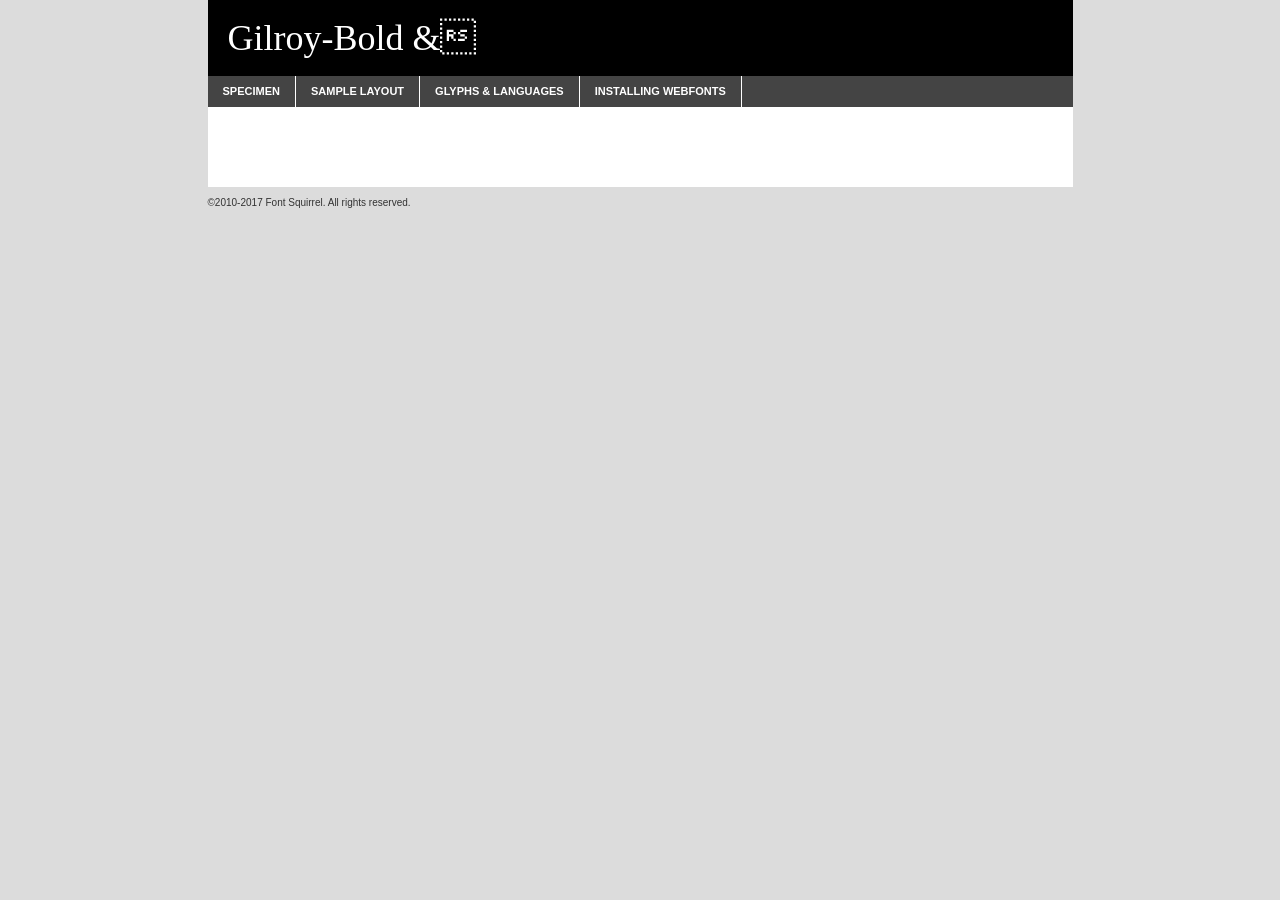
<file: assets/fonts/gilroy-font/gilroy-bold-demo.html>
<!DOCTYPE html PUBLIC "-//W3C//DTD XHTML 1.0 Transitional//EN"
        "http://www.w3.org/TR/xhtml1/DTD/xhtml1-transitional.dtd">

<html xmlns="http://www.w3.org/1999/xhtml" xml:lang="en" lang="en">
<head>
    <meta http-equiv="Content-Type" content="text/html; charset=utf-8"/>
    <script src="http://ajax.googleapis.com/ajax/libs/jquery/1.7.2/jquery.min.js" type="text/javascript" charset="utf-8"></script>
    <script type="text/javascript">
		(function($) {
			$.fn.easyTabs = function(option) {
				var param = jQuery.extend({ fadeSpeed: 'fast', defaultContent: 1, activeClass: 'active' }, option);
				$(this).each(function() {
					var thisId = '#' + this.id;
					if ( param.defaultContent == '' )
					{
						param.defaultContent = 1;
					}
					if ( typeof param.defaultContent == 'number' )
					{
						var defaultTab = $(thisId + ' .tabs li:eq(' + (param.defaultContent - 1) + ') a').attr('href').substr(1);
					}
					else
					{
						var defaultTab = param.defaultContent;
					}
					$(thisId + ' .tabs li a').each(function() {
						var tabToHide = $(this).attr('href').substr(1);
						$('#' + tabToHide).addClass('easytabs-tab-content');
					});
					hideAll();
					changeContent(defaultTab);

					function hideAll() {$(thisId + ' .easytabs-tab-content').hide();}

					function changeContent(tabId)
					{
						hideAll();
						$(thisId + ' .tabs li').removeClass(param.activeClass);
						$(thisId + ' .tabs li a[href=#' + tabId + ']').closest('li').addClass(param.activeClass);
						if ( param.fadeSpeed != 'none' )
						{
							$(thisId + ' #' + tabId).fadeIn(param.fadeSpeed);
						}
						else
						{
							$(thisId + ' #' + tabId).show();
						}
					}

					$(thisId + ' .tabs li').click(function() {
						var tabId = $(this).find('a').attr('href').substr(1);
						changeContent(tabId);
						return false;
					});
				});
			}
		})(jQuery);
    </script>
    <link rel="stylesheet" href="specimen_files/specimen_stylesheet.css" type="text/css" charset="utf-8"/>
    <link rel="stylesheet" href="stylesheet.css" type="text/css" charset="utf-8"/>

    <style type="text/css">
        		body {
			font-family: 'gilroy-bolduploaded_file';
        		}

            </style>

    <title>Gilroy-Bold & Specimen</title>


    <script type="text/javascript" charset="utf-8">
		$(document).ready(function() {
			$('#container').easyTabs({ defaultContent: 1 });
		});
    </script>
</head>

<body>
<div id="container">
    <div id="header">
		Gilroy-Bold &    </div>
    <ul class="tabs">
        <li><a href="#specimen">Specimen</a></li>
        <li><a href="#layout">Sample Layout</a></li>
		        <li><a href="#glyphs">Glyphs &amp; Languages</a></li>
        <li><a href="#installing">Installing Webfonts</a></li>

    </ul>

    <div id="main_content">


        <div id="specimen">

            <div class="section">
                <div class="grid12 firstcol">
                    <div class="huge">AaBb</div>
                </div>
            </div>

            <div class="section">
                <div class="glyph_range">A&#x200B;B&#x200b;C&#x200b;D&#x200b;E&#x200b;F&#x200b;G&#x200b;H&#x200b;I&#x200b;J&#x200b;K&#x200b;L&#x200b;M&#x200b;N&#x200b;O&#x200b;P&#x200b;Q&#x200b;R&#x200b;S&#x200b;T&#x200b;U&#x200b;V&#x200b;W&#x200b;X&#x200b;Y&#x200b;Z&#x200b;a&#x200b;b&#x200b;c&#x200b;d&#x200b;e&#x200b;f&#x200b;g&#x200b;h&#x200b;i&#x200b;j&#x200b;k&#x200b;l&#x200b;m&#x200b;n&#x200b;o&#x200b;p&#x200b;q&#x200b;r&#x200b;s&#x200b;t&#x200b;u&#x200b;v&#x200b;w&#x200b;x&#x200b;y&#x200b;z&#x200b;1&#x200b;2&#x200b;3&#x200b;4&#x200b;5&#x200b;6&#x200b;7&#x200b;8&#x200b;9&#x200b;0&#x200b;&amp;&#x200b;.&#x200b;,&#x200b;?&#x200b;!&#x200b;&#64;&#x200b;(&#x200b;)&#x200b;#&#x200b;$&#x200b;%&#x200b;*&#x200b;+&#x200b;-&#x200b;=&#x200b;:&#x200b;;</div>
            </div>
            <div class="section">
                <div class="grid12 firstcol">
                    <table class="sample_table">
                        <tr>
                            <td>10</td>
                            <td class="size10">abcdefghijklmnopqrstuvwxyzABCDEFGHIJKLMNOPQRSTUVWXYZ0123456789abcdefghijklmnopqrstuvwxyzABCDEFGHIJKLMNOPQRSTUVWXYZ0123456789abcdefghijklmnopqrstuvwxyzABCDEFGHIJKLMNOPQRSTUVWXYZ</td>
                        </tr>
                        <tr>
                            <td>11</td>
                            <td class="size11">abcdefghijklmnopqrstuvwxyzABCDEFGHIJKLMNOPQRSTUVWXYZ0123456789abcdefghijklmnopqrstuvwxyzABCDEFGHIJKLMNOPQRSTUVWXYZ0123456789abcdefghijklmnopqrstuvwxyzABCDEFGHIJKLMNOPQRSTUVWXYZ</td>
                        </tr>
                        <tr>
                            <td>12</td>
                            <td class="size12">abcdefghijklmnopqrstuvwxyzABCDEFGHIJKLMNOPQRSTUVWXYZ0123456789abcdefghijklmnopqrstuvwxyzABCDEFGHIJKLMNOPQRSTUVWXYZ0123456789abcdefghijklmnopqrstuvwxyzABCDEFGHIJKLMNOPQRSTUVWXYZ</td>
                        </tr>
                        <tr>
                            <td>13</td>
                            <td class="size13">abcdefghijklmnopqrstuvwxyzABCDEFGHIJKLMNOPQRSTUVWXYZ0123456789abcdefghijklmnopqrstuvwxyzABCDEFGHIJKLMNOPQRSTUVWXYZ0123456789abcdefghijklmnopqrstuvwxyzABCDEFGHIJKLMNOPQRSTUVWXYZ</td>
                        </tr>
                        <tr>
                            <td>14</td>
                            <td class="size14">abcdefghijklmnopqrstuvwxyzABCDEFGHIJKLMNOPQRSTUVWXYZ0123456789abcdefghijklmnopqrstuvwxyzABCDEFGHIJKLMNOPQRSTUVWXYZ0123456789abcdefghijklmnopqrstuvwxyzABCDEFGHIJKLMNOPQRSTUVWXYZ</td>
                        </tr>
                        <tr>
                            <td>16</td>
                            <td class="size16">abcdefghijklmnopqrstuvwxyzABCDEFGHIJKLMNOPQRSTUVWXYZ0123456789abcdefghijklmnopqrstuvwxyzABCDEFGHIJKLMNOPQRSTUVWXYZ</td>
                        </tr>
                        <tr>
                            <td>18</td>
                            <td class="size18">abcdefghijklmnopqrstuvwxyzABCDEFGHIJKLMNOPQRSTUVWXYZ0123456789abcdefghijklmnopqrstuvwxyzABCDEFGHIJKLMNOPQRSTUVWXYZ</td>
                        </tr>
                        <tr>
                            <td>20</td>
                            <td class="size20">abcdefghijklmnopqrstuvwxyzABCDEFGHIJKLMNOPQRSTUVWXYZ0123456789abcdefghijklmnopqrstuvwxyzABCDEFGHIJKLMNOPQRSTUVWXYZ</td>
                        </tr>
                        <tr>
                            <td>24</td>
                            <td class="size24">abcdefghijklmnopqrstuvwxyzABCDEFGHIJKLMNOPQRSTUVWXYZ0123456789abcdefghijklmnopqrstuvwxyzABCDEFGHIJKLMNOPQRSTUVWXYZ</td>
                        </tr>
                        <tr>
                            <td>30</td>
                            <td class="size30">abcdefghijklmnopqrstuvwxyzABCDEFGHIJKLMNOPQRSTUVWXYZ0123456789abcdefghijklmnopqrstuvwxyzABCDEFGHIJKLMNOPQRSTUVWXYZ</td>
                        </tr>
                        <tr>
                            <td>36</td>
                            <td class="size36">abcdefghijklmnopqrstuvwxyzABCDEFGHIJKLMNOPQRSTUVWXYZ0123456789abcdefghijklmnopqrstuvwxyzABCDEFGHIJKLMNOPQRSTUVWXYZ</td>
                        </tr>
                        <tr>
                            <td>48</td>
                            <td class="size48">abcdefghijklmnopqrstuvwxyzABCDEFGHIJKLMNOPQRSTUVWXYZ0123456789abcdefghijklmnopqrstuvwxyzABCDEFGHIJKLMNOPQRSTUVWXYZ</td>
                        </tr>
                        <tr>
                            <td>60</td>
                            <td class="size60">abcdefghijklmnopqrstuvwxyzABCDEFGHIJKLMNOPQRSTUVWXYZ0123456789abcdefghijklmnopqrstuvwxyzABCDEFGHIJKLMNOPQRSTUVWXYZ</td>
                        </tr>
                        <tr>
                            <td>72</td>
                            <td class="size72">abcdefghijklmnopqrstuvwxyzABCDEFGHIJKLMNOPQRSTUVWXYZ0123456789abcdefghijklmnopqrstuvwxyzABCDEFGHIJKLMNOPQRSTUVWXYZ</td>
                        </tr>
                        <tr>
                            <td>90</td>
                            <td class="size90">abcdefghijklmnopqrstuvwxyzABCDEFGHIJKLMNOPQRSTUVWXYZ0123456789abcdefghijklmnopqrstuvwxyzABCDEFGHIJKLMNOPQRSTUVWXYZ</td>
                        </tr>
                    </table>

                </div>

            </div>


            <div class="section" id="bodycomparison">


                <div id="xheight">
                    <div class="fontbody">&#x25FC;&#x25FC;&#x25FC;&#x25FC;&#x25FC;&#x25FC;&#x25FC;&#x25FC;&#x25FC;&#x25FC;&#x25FC;&#x25FC;&#x25FC;&#x25FC;&#x25FC;&#x25FC;&#x25FC;&#x25FC;&#x25FC;&#x25FC;&#x25FC;&#x25FC;&#x25FC;&#x25FC;&#x25FC;&#x25FC;&#x25FC;&#x25FC;&#x25FC;&#x25FC;&#x25FC;&#x25FC;&#x25FC;&#x25FC;&#x25FC;&#x25FC;&#x25FC;&#x25FC;&#x25FC;&#x25FC;&#x25FC;&#x25FC;&#x25FC;&#x25FC;&#x25FC;&#x25FC;&#x25FC;&#x25FC;&#x25FC;&#x25FC;&#x25FC;&#x25FC;&#x25FC;&#x25FC;&#x25FC;&#x25FC;&#x25FC;&#x25FC;&#x25FC;&#x25FC;&#x25FC;&#x25FC;&#x25FC;&#x25FC;&#x25FC;&#x25FC;&#x25FC;&#x25FC;&#x25FC;&#x25FC;&#x25FC;&#x25FC;&#x25FC;&#x25FC;&#x25FC;&#x25FC;&#x25FC;&#x25FC;&#x25FC;&#x25FC;&#x25FC;&#x25FC;&#x25FC;&#x25FC;&#x25FC;&#x25FC;&#x25FC;&#x25FC;&#x25FC;&#x25FC;&#x25FC;&#x25FC;&#x25FC;&#x25FC;&#x25FC;&#x25FC;&#x25FC;&#x25FC;&#x25FC;body</div>
                    <div class="arialbody">body</div>
                    <div class="verdanabody">body</div>
                    <div class="georgiabody">body</div>
                </div>
                <div class="fontbody" style="z-index:1">
                    body<span>Gilroy-Bold &</span>
                </div>
                <div class="arialbody" style="z-index:1">
                    body<span>Arial</span>
                </div>
                <div class="verdanabody" style="z-index:1">
                    body<span>Verdana</span>
                </div>
                <div class="georgiabody" style="z-index:1">
                    body<span>Georgia</span>
                </div>


            </div>


            <div class="section psample psample_row1" id="">

                <div class="grid2 firstcol">
                    <p class="size10"><span>10.</span>Aenean lacinia bibendum nulla sed consectetur. Fusce dapibus, tellus ac cursus commodo, tortor mauris condimentum nibh, ut fermentum massa justo sit amet risus. Nullam id dolor id nibh ultricies vehicula ut id elit. Cum sociis natoque penatibus et magnis dis parturient montes, nascetur ridiculus mus. Nulla vitae elit libero, a pharetra augue.</p>

                </div>
                <div class="grid3">
                    <p class="size11"><span>11.</span>Aenean lacinia bibendum nulla sed consectetur. Fusce dapibus, tellus ac cursus commodo, tortor mauris condimentum nibh, ut fermentum massa justo sit amet risus. Nullam id dolor id nibh ultricies vehicula ut id elit. Cum sociis natoque penatibus et magnis dis parturient montes, nascetur ridiculus mus. Nulla vitae elit libero, a pharetra augue.</p>

                </div>
                <div class="grid3">
                    <p class="size12"><span>12.</span>Aenean lacinia bibendum nulla sed consectetur. Fusce dapibus, tellus ac cursus commodo, tortor mauris condimentum nibh, ut fermentum massa justo sit amet risus. Nullam id dolor id nibh ultricies vehicula ut id elit. Cum sociis natoque penatibus et magnis dis parturient montes, nascetur ridiculus mus. Nulla vitae elit libero, a pharetra augue.</p>

                </div>
                <div class="grid4">
                    <p class="size13"><span>13.</span>Aenean lacinia bibendum nulla sed consectetur. Fusce dapibus, tellus ac cursus commodo, tortor mauris condimentum nibh, ut fermentum massa justo sit amet risus. Nullam id dolor id nibh ultricies vehicula ut id elit. Cum sociis natoque penatibus et magnis dis parturient montes, nascetur ridiculus mus. Nulla vitae elit libero, a pharetra augue.</p>

                </div>
                <div class="white_blend"></div>

            </div>
            <div class="section psample psample_row2" id="">
                <div class="grid3 firstcol">
                    <p class="size14"><span>14.</span>Aenean lacinia bibendum nulla sed consectetur. Fusce dapibus, tellus ac cursus commodo, tortor mauris condimentum nibh, ut fermentum massa justo sit amet risus. Nullam id dolor id nibh ultricies vehicula ut id elit. Cum sociis natoque penatibus et magnis dis parturient montes, nascetur ridiculus mus. Nulla vitae elit libero, a pharetra augue.</p>

                </div>
                <div class="grid4">
                    <p class="size16"><span>16.</span>Aenean lacinia bibendum nulla sed consectetur. Fusce dapibus, tellus ac cursus commodo, tortor mauris condimentum nibh, ut fermentum massa justo sit amet risus. Nullam id dolor id nibh ultricies vehicula ut id elit. Cum sociis natoque penatibus et magnis dis parturient montes, nascetur ridiculus mus. Nulla vitae elit libero, a pharetra augue.</p>

                </div>
                <div class="grid5">
                    <p class="size18"><span>18.</span>Aenean lacinia bibendum nulla sed consectetur. Fusce dapibus, tellus ac cursus commodo, tortor mauris condimentum nibh, ut fermentum massa justo sit amet risus. Nullam id dolor id nibh ultricies vehicula ut id elit. Cum sociis natoque penatibus et magnis dis parturient montes, nascetur ridiculus mus. Nulla vitae elit libero, a pharetra augue.</p>

                </div>

                <div class="white_blend"></div>

            </div>

            <div class="section psample psample_row3" id="">
                <div class="grid5 firstcol">
                    <p class="size20"><span>20.</span>Aenean lacinia bibendum nulla sed consectetur. Fusce dapibus, tellus ac cursus commodo, tortor mauris condimentum nibh, ut fermentum massa justo sit amet risus. Nullam id dolor id nibh ultricies vehicula ut id elit. Cum sociis natoque penatibus et magnis dis parturient montes, nascetur ridiculus mus. Nulla vitae elit libero, a pharetra augue.</p>
                </div>
                <div class="grid7">
                    <p class="size24"><span>24.</span>Aenean lacinia bibendum nulla sed consectetur. Fusce dapibus, tellus ac cursus commodo, tortor mauris condimentum nibh, ut fermentum massa justo sit amet risus. Nullam id dolor id nibh ultricies vehicula ut id elit. Cum sociis natoque penatibus et magnis dis parturient montes, nascetur ridiculus mus. Nulla vitae elit libero, a pharetra augue.</p>
                </div>

                <div class="white_blend"></div>

            </div>

            <div class="section psample psample_row4" id="">
                <div class="grid12 firstcol">
                    <p class="size30"><span>30.</span>Aenean lacinia bibendum nulla sed consectetur. Fusce dapibus, tellus ac cursus commodo, tortor mauris condimentum nibh, ut fermentum massa justo sit amet risus. Nullam id dolor id nibh ultricies vehicula ut id elit. Cum sociis natoque penatibus et magnis dis parturient montes, nascetur ridiculus mus. Nulla vitae elit libero, a pharetra augue.</p>
                </div>
                <div class="white_blend"></div>

            </div>


            <div class="section psample psample_row1 fullreverse">
                <div class="grid2 firstcol">
                    <p class="size10"><span>10.</span>Aenean lacinia bibendum nulla sed consectetur. Fusce dapibus, tellus ac cursus commodo, tortor mauris condimentum nibh, ut fermentum massa justo sit amet risus. Nullam id dolor id nibh ultricies vehicula ut id elit. Cum sociis natoque penatibus et magnis dis parturient montes, nascetur ridiculus mus. Nulla vitae elit libero, a pharetra augue.</p>

                </div>
                <div class="grid3">
                    <p class="size11"><span>11.</span>Aenean lacinia bibendum nulla sed consectetur. Fusce dapibus, tellus ac cursus commodo, tortor mauris condimentum nibh, ut fermentum massa justo sit amet risus. Nullam id dolor id nibh ultricies vehicula ut id elit. Cum sociis natoque penatibus et magnis dis parturient montes, nascetur ridiculus mus. Nulla vitae elit libero, a pharetra augue.</p>

                </div>
                <div class="grid3">
                    <p class="size12"><span>12.</span>Aenean lacinia bibendum nulla sed consectetur. Fusce dapibus, tellus ac cursus commodo, tortor mauris condimentum nibh, ut fermentum massa justo sit amet risus. Nullam id dolor id nibh ultricies vehicula ut id elit. Cum sociis natoque penatibus et magnis dis parturient montes, nascetur ridiculus mus. Nulla vitae elit libero, a pharetra augue.</p>

                </div>
                <div class="grid4">
                    <p class="size13"><span>13.</span>Aenean lacinia bibendum nulla sed consectetur. Fusce dapibus, tellus ac cursus commodo, tortor mauris condimentum nibh, ut fermentum massa justo sit amet risus. Nullam id dolor id nibh ultricies vehicula ut id elit. Cum sociis natoque penatibus et magnis dis parturient montes, nascetur ridiculus mus. Nulla vitae elit libero, a pharetra augue.</p>

                </div>
                <div class="black_blend"></div>

            </div>

            <div class="section psample psample_row2 fullreverse">
                <div class="grid3 firstcol">
                    <p class="size14"><span>14.</span>Aenean lacinia bibendum nulla sed consectetur. Fusce dapibus, tellus ac cursus commodo, tortor mauris condimentum nibh, ut fermentum massa justo sit amet risus. Nullam id dolor id nibh ultricies vehicula ut id elit. Cum sociis natoque penatibus et magnis dis parturient montes, nascetur ridiculus mus. Nulla vitae elit libero, a pharetra augue.</p>

                </div>
                <div class="grid4">
                    <p class="size16"><span>16.</span>Aenean lacinia bibendum nulla sed consectetur. Fusce dapibus, tellus ac cursus commodo, tortor mauris condimentum nibh, ut fermentum massa justo sit amet risus. Nullam id dolor id nibh ultricies vehicula ut id elit. Cum sociis natoque penatibus et magnis dis parturient montes, nascetur ridiculus mus. Nulla vitae elit libero, a pharetra augue.</p>

                </div>
                <div class="grid5">
                    <p class="size18"><span>18.</span>Aenean lacinia bibendum nulla sed consectetur. Fusce dapibus, tellus ac cursus commodo, tortor mauris condimentum nibh, ut fermentum massa justo sit amet risus. Nullam id dolor id nibh ultricies vehicula ut id elit. Cum sociis natoque penatibus et magnis dis parturient montes, nascetur ridiculus mus. Nulla vitae elit libero, a pharetra augue.</p>

                </div>
                <div class="black_blend"></div>

            </div>

            <div class="section psample fullreverse psample_row3" id="">
                <div class="grid5 firstcol">
                    <p class="size20"><span>20.</span>Aenean lacinia bibendum nulla sed consectetur. Fusce dapibus, tellus ac cursus commodo, tortor mauris condimentum nibh, ut fermentum massa justo sit amet risus. Nullam id dolor id nibh ultricies vehicula ut id elit. Cum sociis natoque penatibus et magnis dis parturient montes, nascetur ridiculus mus. Nulla vitae elit libero, a pharetra augue.</p>
                </div>
                <div class="grid7">
                    <p class="size24"><span>24.</span>Aenean lacinia bibendum nulla sed consectetur. Fusce dapibus, tellus ac cursus commodo, tortor mauris condimentum nibh, ut fermentum massa justo sit amet risus. Nullam id dolor id nibh ultricies vehicula ut id elit. Cum sociis natoque penatibus et magnis dis parturient montes, nascetur ridiculus mus. Nulla vitae elit libero, a pharetra augue.</p>
                </div>

                <div class="black_blend"></div>

            </div>

            <div class="section psample fullreverse psample_row4" id="" style="border-bottom: 20px #000 solid;">
                <div class="grid12 firstcol">
                    <p class="size30"><span>30.</span>Aenean lacinia bibendum nulla sed consectetur. Fusce dapibus, tellus ac cursus commodo, tortor mauris condimentum nibh, ut fermentum massa justo sit amet risus. Nullam id dolor id nibh ultricies vehicula ut id elit. Cum sociis natoque penatibus et magnis dis parturient montes, nascetur ridiculus mus. Nulla vitae elit libero, a pharetra augue.</p>
                </div>
                <div class="black_blend"></div>

            </div>


        </div>

        <div id="layout">

            <div class="section">

                <div class="grid12 firstcol">
                    <h1>Lorem Ipsum Dolor</h1>
                    <h2>Etiam porta sem malesuada magna mollis euismod</h2>

                    <p class="byline">By <a href="#link">Aenean Lacinia</a></p>
                </div>
            </div>
            <div class="section">
                <div class="grid8 firstcol">
                    <p class="large">Donec sed odio dui. Morbi leo risus, porta ac consectetur ac, vestibulum at eros. Fusce dapibus, tellus ac cursus commodo, tortor mauris condimentum nibh, ut fermentum massa justo sit amet risus. </p>


                    <h3>Pellentesque ornare sem</h3>

                    <p>Maecenas sed diam eget risus varius blandit sit amet non magna. Maecenas faucibus mollis interdum. Donec ullamcorper nulla non metus auctor fringilla. Nullam id dolor id nibh ultricies vehicula ut id elit. Nullam id dolor id nibh ultricies vehicula ut id elit. </p>

                    <p>Aenean eu leo quam. Pellentesque ornare sem lacinia quam venenatis vestibulum. Lorem ipsum dolor sit amet, consectetur adipiscing elit. Cum sociis natoque penatibus et magnis dis parturient montes, nascetur ridiculus mus. </p>

                    <p>Nulla vitae elit libero, a pharetra augue. Praesent commodo cursus magna, vel scelerisque nisl consectetur et. Aenean lacinia bibendum nulla sed consectetur. </p>

                    <p>Nullam quis risus eget urna mollis ornare vel eu leo. Nullam quis risus eget urna mollis ornare vel eu leo. Maecenas sed diam eget risus varius blandit sit amet non magna. Donec ullamcorper nulla non metus auctor fringilla. </p>

                    <h3>Cras mattis consectetur</h3>

                    <p>Aenean eu leo quam. Pellentesque ornare sem lacinia quam venenatis vestibulum. Aenean lacinia bibendum nulla sed consectetur. Integer posuere erat a ante venenatis dapibus posuere velit aliquet. Cras mattis consectetur purus sit amet fermentum. </p>

                    <p>Nullam id dolor id nibh ultricies vehicula ut id elit. Nullam quis risus eget urna mollis ornare vel eu leo. Cras mattis consectetur purus sit amet fermentum.</p>
                </div>

                <div class="grid4 sidebar">

                    <div class="box reverse">
                        <p class="last">Nullam quis risus eget urna mollis ornare vel eu leo. Donec ullamcorper nulla non metus auctor fringilla. Cras mattis consectetur purus sit amet fermentum. Sed posuere consectetur est at lobortis. Lorem ipsum dolor sit amet, consectetur adipiscing elit. </p>
                    </div>

                    <p class="caption">Maecenas sed diam eget risus varius.</p>

                    <p>Vestibulum id ligula porta felis euismod semper. Integer posuere erat a ante venenatis dapibus posuere velit aliquet. Vestibulum id ligula porta felis euismod semper. Sed posuere consectetur est at lobortis. Maecenas sed diam eget risus varius blandit sit amet non magna. Fusce dapibus, tellus ac cursus commodo, tortor mauris condimentum nibh, ut fermentum massa justo sit amet risus. </p>


                    <p>Duis mollis, est non commodo luctus, nisi erat porttitor ligula, eget lacinia odio sem nec elit. Aenean lacinia bibendum nulla sed consectetur. Vivamus sagittis lacus vel augue laoreet rutrum faucibus dolor auctor. Aenean lacinia bibendum nulla sed consectetur. Nullam quis risus eget urna mollis ornare vel eu leo. </p>

                    <p>Praesent commodo cursus magna, vel scelerisque nisl consectetur et. Donec ullamcorper nulla non metus auctor fringilla. Maecenas faucibus mollis interdum. Fusce dapibus, tellus ac cursus commodo, tortor mauris condimentum nibh, ut fermentum massa justo sit amet risus. </p>

                </div>
            </div>

        </div>


		

        <div id="glyphs">
            <div class="section">
                <div class="grid12 firstcol">

                    <h1>Language Support</h1>
                    <p>The subset of Gilroy-Bold & in this kit supports the following languages:<br/>

						Albanian, Basque, Breton, Chamorro, Danish, Dutch, English, Faroese, Finnish, French, Frisian, Galician, German, Icelandic, Italian, Malagasy, Norwegian, Portuguese, Spanish, Alsatian, Aragonese, Arapaho, Arrernte, Asturian, Aymara, Bislama, Cebuano, Corsican, Fijian, French_creole, Genoese, Gilbertese, Greenlandic, Haitian_creole, Hiligaynon, Hmong, Hopi, Ibanag, Iloko_ilokano, Indonesian, Interglossa_glosa, Interlingua, Irish_gaelic, Jerriais, Lojban, Lombard, Luxembourgeois, Manx, Mohawk, Norfolk_pitcairnese, Occitan, Oromo, Pangasinan, Papiamento, Piedmontese, Potawatomi, Rhaeto-romance, Romansh, Rotokas, Sami_lule, Samoan, Sardinian, Scots_gaelic, Seychelles_creole, Shona, Sicilian, Somali, Southern_ndebele, Swahili, Swati_swazi, Tagalog_filipino_pilipino, Tetum, Tok_pisin, Uyghur_latinized, Volapuk, Walloon, Warlpiri, Xhosa, Yapese, Zulu, Latinbasic, Ubasic, Demo                    </p>
                    <h1>Glyph Chart</h1>
                    <p>The subset of Gilroy-Bold & in this kit includes all the glyphs listed below. Unicode entities are included above each glyph to help you insert individual characters into your layout.</p>
                    <div id="glyph_chart">

																				                                <div><p>&amp;#13;</p>&#13;</div>
																				                                <div><p>&amp;#32;</p>&#32;</div>
																				                                <div><p>&amp;#33;</p>&#33;</div>
																				                                <div><p>&amp;#34;</p>&#34;</div>
																				                                <div><p>&amp;#35;</p>&#35;</div>
																				                                <div><p>&amp;#36;</p>&#36;</div>
																				                                <div><p>&amp;#37;</p>&#37;</div>
																				                                <div><p>&amp;#38;</p>&#38;</div>
																				                                <div><p>&amp;#39;</p>&#39;</div>
																				                                <div><p>&amp;#40;</p>&#40;</div>
																				                                <div><p>&amp;#41;</p>&#41;</div>
																				                                <div><p>&amp;#42;</p>&#42;</div>
																				                                <div><p>&amp;#43;</p>&#43;</div>
																				                                <div><p>&amp;#44;</p>&#44;</div>
																				                                <div><p>&amp;#45;</p>&#45;</div>
																				                                <div><p>&amp;#46;</p>&#46;</div>
																				                                <div><p>&amp;#47;</p>&#47;</div>
																				                                <div><p>&amp;#48;</p>&#48;</div>
																				                                <div><p>&amp;#49;</p>&#49;</div>
																				                                <div><p>&amp;#50;</p>&#50;</div>
																				                                <div><p>&amp;#51;</p>&#51;</div>
																				                                <div><p>&amp;#52;</p>&#52;</div>
																				                                <div><p>&amp;#53;</p>&#53;</div>
																				                                <div><p>&amp;#54;</p>&#54;</div>
																				                                <div><p>&amp;#55;</p>&#55;</div>
																				                                <div><p>&amp;#56;</p>&#56;</div>
																				                                <div><p>&amp;#57;</p>&#57;</div>
																				                                <div><p>&amp;#58;</p>&#58;</div>
																				                                <div><p>&amp;#59;</p>&#59;</div>
																				                                <div><p>&amp;#60;</p>&#60;</div>
																				                                <div><p>&amp;#61;</p>&#61;</div>
																				                                <div><p>&amp;#62;</p>&#62;</div>
																				                                <div><p>&amp;#63;</p>&#63;</div>
																				                                <div><p>&amp;#64;</p>&#64;</div>
																				                                <div><p>&amp;#65;</p>&#65;</div>
																				                                <div><p>&amp;#66;</p>&#66;</div>
																				                                <div><p>&amp;#67;</p>&#67;</div>
																				                                <div><p>&amp;#68;</p>&#68;</div>
																				                                <div><p>&amp;#69;</p>&#69;</div>
																				                                <div><p>&amp;#70;</p>&#70;</div>
																				                                <div><p>&amp;#71;</p>&#71;</div>
																				                                <div><p>&amp;#72;</p>&#72;</div>
																				                                <div><p>&amp;#73;</p>&#73;</div>
																				                                <div><p>&amp;#74;</p>&#74;</div>
																				                                <div><p>&amp;#75;</p>&#75;</div>
																				                                <div><p>&amp;#76;</p>&#76;</div>
																				                                <div><p>&amp;#77;</p>&#77;</div>
																				                                <div><p>&amp;#78;</p>&#78;</div>
																				                                <div><p>&amp;#79;</p>&#79;</div>
																				                                <div><p>&amp;#80;</p>&#80;</div>
																				                                <div><p>&amp;#81;</p>&#81;</div>
																				                                <div><p>&amp;#82;</p>&#82;</div>
																				                                <div><p>&amp;#83;</p>&#83;</div>
																				                                <div><p>&amp;#84;</p>&#84;</div>
																				                                <div><p>&amp;#85;</p>&#85;</div>
																				                                <div><p>&amp;#86;</p>&#86;</div>
																				                                <div><p>&amp;#87;</p>&#87;</div>
																				                                <div><p>&amp;#88;</p>&#88;</div>
																				                                <div><p>&amp;#89;</p>&#89;</div>
																				                                <div><p>&amp;#90;</p>&#90;</div>
																				                                <div><p>&amp;#91;</p>&#91;</div>
																				                                <div><p>&amp;#92;</p>&#92;</div>
																				                                <div><p>&amp;#93;</p>&#93;</div>
																				                                <div><p>&amp;#94;</p>&#94;</div>
																				                                <div><p>&amp;#95;</p>&#95;</div>
																				                                <div><p>&amp;#96;</p>&#96;</div>
																				                                <div><p>&amp;#97;</p>&#97;</div>
																				                                <div><p>&amp;#98;</p>&#98;</div>
																				                                <div><p>&amp;#99;</p>&#99;</div>
																				                                <div><p>&amp;#100;</p>&#100;</div>
																				                                <div><p>&amp;#101;</p>&#101;</div>
																				                                <div><p>&amp;#102;</p>&#102;</div>
																				                                <div><p>&amp;#103;</p>&#103;</div>
																				                                <div><p>&amp;#104;</p>&#104;</div>
																				                                <div><p>&amp;#105;</p>&#105;</div>
																				                                <div><p>&amp;#106;</p>&#106;</div>
																				                                <div><p>&amp;#107;</p>&#107;</div>
																				                                <div><p>&amp;#108;</p>&#108;</div>
																				                                <div><p>&amp;#109;</p>&#109;</div>
																				                                <div><p>&amp;#110;</p>&#110;</div>
																				                                <div><p>&amp;#111;</p>&#111;</div>
																				                                <div><p>&amp;#112;</p>&#112;</div>
																				                                <div><p>&amp;#113;</p>&#113;</div>
																				                                <div><p>&amp;#114;</p>&#114;</div>
																				                                <div><p>&amp;#115;</p>&#115;</div>
																				                                <div><p>&amp;#116;</p>&#116;</div>
																				                                <div><p>&amp;#117;</p>&#117;</div>
																				                                <div><p>&amp;#118;</p>&#118;</div>
																				                                <div><p>&amp;#119;</p>&#119;</div>
																				                                <div><p>&amp;#120;</p>&#120;</div>
																				                                <div><p>&amp;#121;</p>&#121;</div>
																				                                <div><p>&amp;#122;</p>&#122;</div>
																				                                <div><p>&amp;#123;</p>&#123;</div>
																				                                <div><p>&amp;#124;</p>&#124;</div>
																				                                <div><p>&amp;#125;</p>&#125;</div>
																				                                <div><p>&amp;#126;</p>&#126;</div>
																				                                <div><p>&amp;#160;</p>&#160;</div>
																				                                <div><p>&amp;#161;</p>&#161;</div>
																				                                <div><p>&amp;#162;</p>&#162;</div>
																				                                <div><p>&amp;#163;</p>&#163;</div>
																				                                <div><p>&amp;#164;</p>&#164;</div>
																				                                <div><p>&amp;#165;</p>&#165;</div>
																				                                <div><p>&amp;#166;</p>&#166;</div>
																				                                <div><p>&amp;#167;</p>&#167;</div>
																				                                <div><p>&amp;#168;</p>&#168;</div>
																				                                <div><p>&amp;#169;</p>&#169;</div>
																				                                <div><p>&amp;#171;</p>&#171;</div>
																				                                <div><p>&amp;#172;</p>&#172;</div>
																				                                <div><p>&amp;#173;</p>&#173;</div>
																				                                <div><p>&amp;#174;</p>&#174;</div>
																				                                <div><p>&amp;#175;</p>&#175;</div>
																				                                <div><p>&amp;#176;</p>&#176;</div>
																				                                <div><p>&amp;#177;</p>&#177;</div>
																				                                <div><p>&amp;#180;</p>&#180;</div>
																				                                <div><p>&amp;#181;</p>&#181;</div>
																				                                <div><p>&amp;#182;</p>&#182;</div>
																				                                <div><p>&amp;#183;</p>&#183;</div>
																				                                <div><p>&amp;#184;</p>&#184;</div>
																				                                <div><p>&amp;#187;</p>&#187;</div>
																				                                <div><p>&amp;#188;</p>&#188;</div>
																				                                <div><p>&amp;#189;</p>&#189;</div>
																				                                <div><p>&amp;#190;</p>&#190;</div>
																				                                <div><p>&amp;#191;</p>&#191;</div>
																				                                <div><p>&amp;#192;</p>&#192;</div>
																				                                <div><p>&amp;#193;</p>&#193;</div>
																				                                <div><p>&amp;#194;</p>&#194;</div>
																				                                <div><p>&amp;#195;</p>&#195;</div>
																				                                <div><p>&amp;#196;</p>&#196;</div>
																				                                <div><p>&amp;#197;</p>&#197;</div>
																				                                <div><p>&amp;#198;</p>&#198;</div>
																				                                <div><p>&amp;#199;</p>&#199;</div>
																				                                <div><p>&amp;#200;</p>&#200;</div>
																				                                <div><p>&amp;#201;</p>&#201;</div>
																				                                <div><p>&amp;#202;</p>&#202;</div>
																				                                <div><p>&amp;#203;</p>&#203;</div>
																				                                <div><p>&amp;#204;</p>&#204;</div>
																				                                <div><p>&amp;#205;</p>&#205;</div>
																				                                <div><p>&amp;#206;</p>&#206;</div>
																				                                <div><p>&amp;#207;</p>&#207;</div>
																				                                <div><p>&amp;#208;</p>&#208;</div>
																				                                <div><p>&amp;#209;</p>&#209;</div>
																				                                <div><p>&amp;#210;</p>&#210;</div>
																				                                <div><p>&amp;#211;</p>&#211;</div>
																				                                <div><p>&amp;#212;</p>&#212;</div>
																				                                <div><p>&amp;#213;</p>&#213;</div>
																				                                <div><p>&amp;#214;</p>&#214;</div>
																				                                <div><p>&amp;#215;</p>&#215;</div>
																				                                <div><p>&amp;#216;</p>&#216;</div>
																				                                <div><p>&amp;#217;</p>&#217;</div>
																				                                <div><p>&amp;#218;</p>&#218;</div>
																				                                <div><p>&amp;#219;</p>&#219;</div>
																				                                <div><p>&amp;#220;</p>&#220;</div>
																				                                <div><p>&amp;#221;</p>&#221;</div>
																				                                <div><p>&amp;#222;</p>&#222;</div>
																				                                <div><p>&amp;#223;</p>&#223;</div>
																				                                <div><p>&amp;#224;</p>&#224;</div>
																				                                <div><p>&amp;#225;</p>&#225;</div>
																				                                <div><p>&amp;#226;</p>&#226;</div>
																				                                <div><p>&amp;#227;</p>&#227;</div>
																				                                <div><p>&amp;#228;</p>&#228;</div>
																				                                <div><p>&amp;#229;</p>&#229;</div>
																				                                <div><p>&amp;#230;</p>&#230;</div>
																				                                <div><p>&amp;#231;</p>&#231;</div>
																				                                <div><p>&amp;#232;</p>&#232;</div>
																				                                <div><p>&amp;#233;</p>&#233;</div>
																				                                <div><p>&amp;#234;</p>&#234;</div>
																				                                <div><p>&amp;#235;</p>&#235;</div>
																				                                <div><p>&amp;#236;</p>&#236;</div>
																				                                <div><p>&amp;#237;</p>&#237;</div>
																				                                <div><p>&amp;#238;</p>&#238;</div>
																				                                <div><p>&amp;#239;</p>&#239;</div>
																				                                <div><p>&amp;#240;</p>&#240;</div>
																				                                <div><p>&amp;#241;</p>&#241;</div>
																				                                <div><p>&amp;#242;</p>&#242;</div>
																				                                <div><p>&amp;#243;</p>&#243;</div>
																				                                <div><p>&amp;#244;</p>&#244;</div>
																				                                <div><p>&amp;#245;</p>&#245;</div>
																				                                <div><p>&amp;#246;</p>&#246;</div>
																				                                <div><p>&amp;#247;</p>&#247;</div>
																				                                <div><p>&amp;#248;</p>&#248;</div>
																				                                <div><p>&amp;#249;</p>&#249;</div>
																				                                <div><p>&amp;#250;</p>&#250;</div>
																				                                <div><p>&amp;#251;</p>&#251;</div>
																				                                <div><p>&amp;#252;</p>&#252;</div>
																				                                <div><p>&amp;#253;</p>&#253;</div>
																				                                <div><p>&amp;#254;</p>&#254;</div>
																				                                <div><p>&amp;#255;</p>&#255;</div>
																				                                <div><p>&amp;#338;</p>&#338;</div>
																				                                <div><p>&amp;#339;</p>&#339;</div>
																				                                <div><p>&amp;#376;</p>&#376;</div>
																				                                <div><p>&amp;#710;</p>&#710;</div>
																				                                <div><p>&amp;#732;</p>&#732;</div>
																				                                <div><p>&amp;#8192;</p>&#8192;</div>
																				                                <div><p>&amp;#8193;</p>&#8193;</div>
																				                                <div><p>&amp;#8194;</p>&#8194;</div>
																				                                <div><p>&amp;#8195;</p>&#8195;</div>
																				                                <div><p>&amp;#8196;</p>&#8196;</div>
																				                                <div><p>&amp;#8197;</p>&#8197;</div>
																				                                <div><p>&amp;#8198;</p>&#8198;</div>
																				                                <div><p>&amp;#8199;</p>&#8199;</div>
																				                                <div><p>&amp;#8200;</p>&#8200;</div>
																				                                <div><p>&amp;#8201;</p>&#8201;</div>
																				                                <div><p>&amp;#8202;</p>&#8202;</div>
																				                                <div><p>&amp;#8208;</p>&#8208;</div>
																				                                <div><p>&amp;#8209;</p>&#8209;</div>
																				                                <div><p>&amp;#8210;</p>&#8210;</div>
																				                                <div><p>&amp;#8211;</p>&#8211;</div>
																				                                <div><p>&amp;#8212;</p>&#8212;</div>
																				                                <div><p>&amp;#8216;</p>&#8216;</div>
																				                                <div><p>&amp;#8217;</p>&#8217;</div>
																				                                <div><p>&amp;#8218;</p>&#8218;</div>
																				                                <div><p>&amp;#8220;</p>&#8220;</div>
																				                                <div><p>&amp;#8221;</p>&#8221;</div>
																				                                <div><p>&amp;#8222;</p>&#8222;</div>
																				                                <div><p>&amp;#8226;</p>&#8226;</div>
																				                                <div><p>&amp;#8230;</p>&#8230;</div>
																				                                <div><p>&amp;#8239;</p>&#8239;</div>
																				                                <div><p>&amp;#8249;</p>&#8249;</div>
																				                                <div><p>&amp;#8250;</p>&#8250;</div>
																				                                <div><p>&amp;#8287;</p>&#8287;</div>
																				                                <div><p>&amp;#8364;</p>&#8364;</div>
																				                                <div><p>&amp;#8482;</p>&#8482;</div>
																				                                <div><p>&amp;#9724;</p>&#9724;</div>
																				                                <div><p>&amp;#64257;</p>&#64257;</div>
																				                                <div><p>&amp;#64258;</p>&#64258;</div>
																				                                <div><p>&amp;#64259;</p>&#64259;</div>
																				                                <div><p>&amp;#64260;</p>&#64260;</div>
																																													                    </div>
                </div>


            </div>
        </div>


        <div id="specs">

        </div>

        <div id="installing">
            <div class="section">
                <div class="grid7 firstcol">
                    <h1>Installing Webfonts</h1>

                    <p>Webfonts are supported by all major browser platforms but not all in the same way. There are currently four different font formats that must be included in order to target all browsers. This includes TTF, WOFF, EOT and SVG.</p>

                    <h2>1. Upload your webfonts</h2>
                    <p>You must upload your webfont kit to your website. They should be in or near the same directory as your CSS files.</p>

                    <h2>2. Include the webfont stylesheet</h2>
                    <p>A special CSS @font-face declaration helps the various browsers select the appropriate font it needs without causing you a bunch of headaches. Learn more about this syntax by reading the <a href="https://www.fontspring.com/blog/further-hardening-of-the-bulletproof-syntax">Fontspring blog post</a> about it. The code for it is as follows:</p>


                    <code>
                        @font-face{
                        font-family: 'MyWebFont';
                        src: url('WebFont.eot');
                        src: url('WebFont.eot?#iefix') format('embedded-opentype'),
                        url('WebFont.woff') format('woff'),
                        url('WebFont.ttf') format('truetype'),
                        url('WebFont.svg#webfont') format('svg');
                        }
                    </code>

                    <p>We've already gone ahead and generated the code for you. All you have to do is link to the stylesheet in your HTML, like this:</p>
                    <code>&lt;link rel=&quot;stylesheet&quot; href=&quot;stylesheet.css&quot; type=&quot;text/css&quot; charset=&quot;utf-8&quot; /&gt;</code>

                    <h2>3. Modify your own stylesheet</h2>
                    <p>To take advantage of your new fonts, you must tell your stylesheet to use them. Look at the original @font-face declaration above and find the property called "font-family." The name linked there will be what you use to reference the font. Prepend that webfont name to the font stack in the "font-family" property, inside the selector you want to change. For example:</p>
                    <code>p { font-family: 'WebFont', Arial, sans-serif; }</code>

                    <h2>4. Test</h2>
                    <p>Getting webfonts to work cross-browser <em>can</em> be tricky. Use the information in the sidebar to help you if you find that fonts aren't loading in a particular browser.</p>
                </div>

                <div class="grid5 sidebar">
                    <div class="box">
                        <h2>Troubleshooting<br/>Font-Face Problems</h2>
                        <p>Having trouble getting your webfonts to load in your new website? Here are some tips to sort out what might be the problem.</p>

                        <h3>Fonts not showing in any browser</h3>

                        <p>This sounds like you need to work on the plumbing. You either did not upload the fonts to the correct directory, or you did not link the fonts properly in the CSS. If you've confirmed that all this is correct and you still have a problem, take a look at your .htaccess file and see if requests are getting intercepted.</p>

                        <h3>Fonts not loading in iPhone or iPad</h3>

                        <p>The most common problem here is that you are serving the fonts from an IIS server. IIS refuses to serve files that have unknown MIME types. If that is the case, you must set the MIME type for SVG to "image/svg+xml" in the server settings. Follow these instructions from Microsoft if you need help.</p>

                        <h3>Fonts not loading in Firefox</h3>

                        <p>The primary reason for this failure? You are still using a version Firefox older than 3.5. So upgrade already! If that isn't it, then you are very likely serving fonts from a different domain. Firefox requires that all font assets be served from the same domain. Lastly it is possible that you need to add WOFF to your list of MIME types (if you are serving via IIS.)</p>

                        <h3>Fonts not loading in IE</h3>

                        <p>Are you looking at Internet Explorer on an actual Windows machine or are you cheating by using a service like Adobe BrowserLab? Many of these screenshot services do not render @font-face for IE. Best to test it on a real machine.</p>

                        <h3>Fonts not loading in IE9</h3>

                        <p>IE9, like Firefox, requires that fonts be served from the same domain as the website. Make sure that is the case.</p>
                    </div>
                </div>
            </div>

        </div>

    </div>
    <div id="footer">
        <p>&copy;2010-2017 Font Squirrel. All rights reserved.</p>
    </div>
</div>
</body>
</html>
</file>
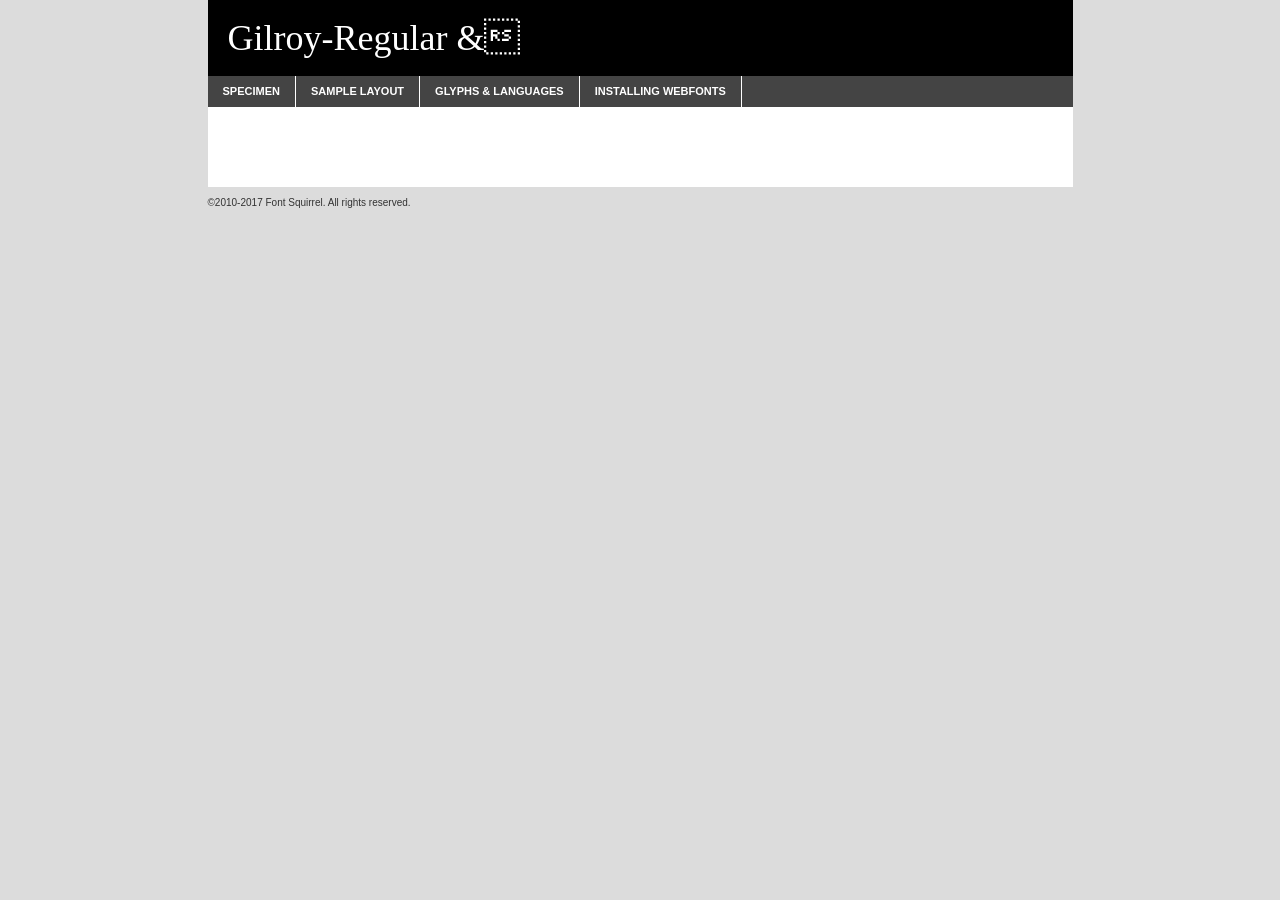
<file: assets/fonts/gilroy-font/gilroy-regular-demo.html>
<!DOCTYPE html PUBLIC "-//W3C//DTD XHTML 1.0 Transitional//EN"
        "http://www.w3.org/TR/xhtml1/DTD/xhtml1-transitional.dtd">

<html xmlns="http://www.w3.org/1999/xhtml" xml:lang="en" lang="en">
<head>
    <meta http-equiv="Content-Type" content="text/html; charset=utf-8"/>
    <script src="http://ajax.googleapis.com/ajax/libs/jquery/1.7.2/jquery.min.js" type="text/javascript" charset="utf-8"></script>
    <script type="text/javascript">
		(function($) {
			$.fn.easyTabs = function(option) {
				var param = jQuery.extend({ fadeSpeed: 'fast', defaultContent: 1, activeClass: 'active' }, option);
				$(this).each(function() {
					var thisId = '#' + this.id;
					if ( param.defaultContent == '' )
					{
						param.defaultContent = 1;
					}
					if ( typeof param.defaultContent == 'number' )
					{
						var defaultTab = $(thisId + ' .tabs li:eq(' + (param.defaultContent - 1) + ') a').attr('href').substr(1);
					}
					else
					{
						var defaultTab = param.defaultContent;
					}
					$(thisId + ' .tabs li a').each(function() {
						var tabToHide = $(this).attr('href').substr(1);
						$('#' + tabToHide).addClass('easytabs-tab-content');
					});
					hideAll();
					changeContent(defaultTab);

					function hideAll() {$(thisId + ' .easytabs-tab-content').hide();}

					function changeContent(tabId)
					{
						hideAll();
						$(thisId + ' .tabs li').removeClass(param.activeClass);
						$(thisId + ' .tabs li a[href=#' + tabId + ']').closest('li').addClass(param.activeClass);
						if ( param.fadeSpeed != 'none' )
						{
							$(thisId + ' #' + tabId).fadeIn(param.fadeSpeed);
						}
						else
						{
							$(thisId + ' #' + tabId).show();
						}
					}

					$(thisId + ' .tabs li').click(function() {
						var tabId = $(this).find('a').attr('href').substr(1);
						changeContent(tabId);
						return false;
					});
				});
			}
		})(jQuery);
    </script>
    <link rel="stylesheet" href="specimen_files/specimen_stylesheet.css" type="text/css" charset="utf-8"/>
    <link rel="stylesheet" href="stylesheet.css" type="text/css" charset="utf-8"/>

    <style type="text/css">
        		body {
			font-family: 'gilroy-regularuploaded_file';
        		}

            </style>

    <title>Gilroy-Regular & Specimen</title>


    <script type="text/javascript" charset="utf-8">
		$(document).ready(function() {
			$('#container').easyTabs({ defaultContent: 1 });
		});
    </script>
</head>

<body>
<div id="container">
    <div id="header">
		Gilroy-Regular &    </div>
    <ul class="tabs">
        <li><a href="#specimen">Specimen</a></li>
        <li><a href="#layout">Sample Layout</a></li>
		        <li><a href="#glyphs">Glyphs &amp; Languages</a></li>
        <li><a href="#installing">Installing Webfonts</a></li>

    </ul>

    <div id="main_content">


        <div id="specimen">

            <div class="section">
                <div class="grid12 firstcol">
                    <div class="huge">AaBb</div>
                </div>
            </div>

            <div class="section">
                <div class="glyph_range">A&#x200B;B&#x200b;C&#x200b;D&#x200b;E&#x200b;F&#x200b;G&#x200b;H&#x200b;I&#x200b;J&#x200b;K&#x200b;L&#x200b;M&#x200b;N&#x200b;O&#x200b;P&#x200b;Q&#x200b;R&#x200b;S&#x200b;T&#x200b;U&#x200b;V&#x200b;W&#x200b;X&#x200b;Y&#x200b;Z&#x200b;a&#x200b;b&#x200b;c&#x200b;d&#x200b;e&#x200b;f&#x200b;g&#x200b;h&#x200b;i&#x200b;j&#x200b;k&#x200b;l&#x200b;m&#x200b;n&#x200b;o&#x200b;p&#x200b;q&#x200b;r&#x200b;s&#x200b;t&#x200b;u&#x200b;v&#x200b;w&#x200b;x&#x200b;y&#x200b;z&#x200b;1&#x200b;2&#x200b;3&#x200b;4&#x200b;5&#x200b;6&#x200b;7&#x200b;8&#x200b;9&#x200b;0&#x200b;&amp;&#x200b;.&#x200b;,&#x200b;?&#x200b;!&#x200b;&#64;&#x200b;(&#x200b;)&#x200b;#&#x200b;$&#x200b;%&#x200b;*&#x200b;+&#x200b;-&#x200b;=&#x200b;:&#x200b;;</div>
            </div>
            <div class="section">
                <div class="grid12 firstcol">
                    <table class="sample_table">
                        <tr>
                            <td>10</td>
                            <td class="size10">abcdefghijklmnopqrstuvwxyzABCDEFGHIJKLMNOPQRSTUVWXYZ0123456789abcdefghijklmnopqrstuvwxyzABCDEFGHIJKLMNOPQRSTUVWXYZ0123456789abcdefghijklmnopqrstuvwxyzABCDEFGHIJKLMNOPQRSTUVWXYZ</td>
                        </tr>
                        <tr>
                            <td>11</td>
                            <td class="size11">abcdefghijklmnopqrstuvwxyzABCDEFGHIJKLMNOPQRSTUVWXYZ0123456789abcdefghijklmnopqrstuvwxyzABCDEFGHIJKLMNOPQRSTUVWXYZ0123456789abcdefghijklmnopqrstuvwxyzABCDEFGHIJKLMNOPQRSTUVWXYZ</td>
                        </tr>
                        <tr>
                            <td>12</td>
                            <td class="size12">abcdefghijklmnopqrstuvwxyzABCDEFGHIJKLMNOPQRSTUVWXYZ0123456789abcdefghijklmnopqrstuvwxyzABCDEFGHIJKLMNOPQRSTUVWXYZ0123456789abcdefghijklmnopqrstuvwxyzABCDEFGHIJKLMNOPQRSTUVWXYZ</td>
                        </tr>
                        <tr>
                            <td>13</td>
                            <td class="size13">abcdefghijklmnopqrstuvwxyzABCDEFGHIJKLMNOPQRSTUVWXYZ0123456789abcdefghijklmnopqrstuvwxyzABCDEFGHIJKLMNOPQRSTUVWXYZ0123456789abcdefghijklmnopqrstuvwxyzABCDEFGHIJKLMNOPQRSTUVWXYZ</td>
                        </tr>
                        <tr>
                            <td>14</td>
                            <td class="size14">abcdefghijklmnopqrstuvwxyzABCDEFGHIJKLMNOPQRSTUVWXYZ0123456789abcdefghijklmnopqrstuvwxyzABCDEFGHIJKLMNOPQRSTUVWXYZ0123456789abcdefghijklmnopqrstuvwxyzABCDEFGHIJKLMNOPQRSTUVWXYZ</td>
                        </tr>
                        <tr>
                            <td>16</td>
                            <td class="size16">abcdefghijklmnopqrstuvwxyzABCDEFGHIJKLMNOPQRSTUVWXYZ0123456789abcdefghijklmnopqrstuvwxyzABCDEFGHIJKLMNOPQRSTUVWXYZ</td>
                        </tr>
                        <tr>
                            <td>18</td>
                            <td class="size18">abcdefghijklmnopqrstuvwxyzABCDEFGHIJKLMNOPQRSTUVWXYZ0123456789abcdefghijklmnopqrstuvwxyzABCDEFGHIJKLMNOPQRSTUVWXYZ</td>
                        </tr>
                        <tr>
                            <td>20</td>
                            <td class="size20">abcdefghijklmnopqrstuvwxyzABCDEFGHIJKLMNOPQRSTUVWXYZ0123456789abcdefghijklmnopqrstuvwxyzABCDEFGHIJKLMNOPQRSTUVWXYZ</td>
                        </tr>
                        <tr>
                            <td>24</td>
                            <td class="size24">abcdefghijklmnopqrstuvwxyzABCDEFGHIJKLMNOPQRSTUVWXYZ0123456789abcdefghijklmnopqrstuvwxyzABCDEFGHIJKLMNOPQRSTUVWXYZ</td>
                        </tr>
                        <tr>
                            <td>30</td>
                            <td class="size30">abcdefghijklmnopqrstuvwxyzABCDEFGHIJKLMNOPQRSTUVWXYZ0123456789abcdefghijklmnopqrstuvwxyzABCDEFGHIJKLMNOPQRSTUVWXYZ</td>
                        </tr>
                        <tr>
                            <td>36</td>
                            <td class="size36">abcdefghijklmnopqrstuvwxyzABCDEFGHIJKLMNOPQRSTUVWXYZ0123456789abcdefghijklmnopqrstuvwxyzABCDEFGHIJKLMNOPQRSTUVWXYZ</td>
                        </tr>
                        <tr>
                            <td>48</td>
                            <td class="size48">abcdefghijklmnopqrstuvwxyzABCDEFGHIJKLMNOPQRSTUVWXYZ0123456789abcdefghijklmnopqrstuvwxyzABCDEFGHIJKLMNOPQRSTUVWXYZ</td>
                        </tr>
                        <tr>
                            <td>60</td>
                            <td class="size60">abcdefghijklmnopqrstuvwxyzABCDEFGHIJKLMNOPQRSTUVWXYZ0123456789abcdefghijklmnopqrstuvwxyzABCDEFGHIJKLMNOPQRSTUVWXYZ</td>
                        </tr>
                        <tr>
                            <td>72</td>
                            <td class="size72">abcdefghijklmnopqrstuvwxyzABCDEFGHIJKLMNOPQRSTUVWXYZ0123456789abcdefghijklmnopqrstuvwxyzABCDEFGHIJKLMNOPQRSTUVWXYZ</td>
                        </tr>
                        <tr>
                            <td>90</td>
                            <td class="size90">abcdefghijklmnopqrstuvwxyzABCDEFGHIJKLMNOPQRSTUVWXYZ0123456789abcdefghijklmnopqrstuvwxyzABCDEFGHIJKLMNOPQRSTUVWXYZ</td>
                        </tr>
                    </table>

                </div>

            </div>


            <div class="section" id="bodycomparison">


                <div id="xheight">
                    <div class="fontbody">&#x25FC;&#x25FC;&#x25FC;&#x25FC;&#x25FC;&#x25FC;&#x25FC;&#x25FC;&#x25FC;&#x25FC;&#x25FC;&#x25FC;&#x25FC;&#x25FC;&#x25FC;&#x25FC;&#x25FC;&#x25FC;&#x25FC;&#x25FC;&#x25FC;&#x25FC;&#x25FC;&#x25FC;&#x25FC;&#x25FC;&#x25FC;&#x25FC;&#x25FC;&#x25FC;&#x25FC;&#x25FC;&#x25FC;&#x25FC;&#x25FC;&#x25FC;&#x25FC;&#x25FC;&#x25FC;&#x25FC;&#x25FC;&#x25FC;&#x25FC;&#x25FC;&#x25FC;&#x25FC;&#x25FC;&#x25FC;&#x25FC;&#x25FC;&#x25FC;&#x25FC;&#x25FC;&#x25FC;&#x25FC;&#x25FC;&#x25FC;&#x25FC;&#x25FC;&#x25FC;&#x25FC;&#x25FC;&#x25FC;&#x25FC;&#x25FC;&#x25FC;&#x25FC;&#x25FC;&#x25FC;&#x25FC;&#x25FC;&#x25FC;&#x25FC;&#x25FC;&#x25FC;&#x25FC;&#x25FC;&#x25FC;&#x25FC;&#x25FC;&#x25FC;&#x25FC;&#x25FC;&#x25FC;&#x25FC;&#x25FC;&#x25FC;&#x25FC;&#x25FC;&#x25FC;&#x25FC;&#x25FC;&#x25FC;&#x25FC;&#x25FC;&#x25FC;&#x25FC;&#x25FC;&#x25FC;body</div>
                    <div class="arialbody">body</div>
                    <div class="verdanabody">body</div>
                    <div class="georgiabody">body</div>
                </div>
                <div class="fontbody" style="z-index:1">
                    body<span>Gilroy-Regular &</span>
                </div>
                <div class="arialbody" style="z-index:1">
                    body<span>Arial</span>
                </div>
                <div class="verdanabody" style="z-index:1">
                    body<span>Verdana</span>
                </div>
                <div class="georgiabody" style="z-index:1">
                    body<span>Georgia</span>
                </div>


            </div>


            <div class="section psample psample_row1" id="">

                <div class="grid2 firstcol">
                    <p class="size10"><span>10.</span>Aenean lacinia bibendum nulla sed consectetur. Fusce dapibus, tellus ac cursus commodo, tortor mauris condimentum nibh, ut fermentum massa justo sit amet risus. Nullam id dolor id nibh ultricies vehicula ut id elit. Cum sociis natoque penatibus et magnis dis parturient montes, nascetur ridiculus mus. Nulla vitae elit libero, a pharetra augue.</p>

                </div>
                <div class="grid3">
                    <p class="size11"><span>11.</span>Aenean lacinia bibendum nulla sed consectetur. Fusce dapibus, tellus ac cursus commodo, tortor mauris condimentum nibh, ut fermentum massa justo sit amet risus. Nullam id dolor id nibh ultricies vehicula ut id elit. Cum sociis natoque penatibus et magnis dis parturient montes, nascetur ridiculus mus. Nulla vitae elit libero, a pharetra augue.</p>

                </div>
                <div class="grid3">
                    <p class="size12"><span>12.</span>Aenean lacinia bibendum nulla sed consectetur. Fusce dapibus, tellus ac cursus commodo, tortor mauris condimentum nibh, ut fermentum massa justo sit amet risus. Nullam id dolor id nibh ultricies vehicula ut id elit. Cum sociis natoque penatibus et magnis dis parturient montes, nascetur ridiculus mus. Nulla vitae elit libero, a pharetra augue.</p>

                </div>
                <div class="grid4">
                    <p class="size13"><span>13.</span>Aenean lacinia bibendum nulla sed consectetur. Fusce dapibus, tellus ac cursus commodo, tortor mauris condimentum nibh, ut fermentum massa justo sit amet risus. Nullam id dolor id nibh ultricies vehicula ut id elit. Cum sociis natoque penatibus et magnis dis parturient montes, nascetur ridiculus mus. Nulla vitae elit libero, a pharetra augue.</p>

                </div>
                <div class="white_blend"></div>

            </div>
            <div class="section psample psample_row2" id="">
                <div class="grid3 firstcol">
                    <p class="size14"><span>14.</span>Aenean lacinia bibendum nulla sed consectetur. Fusce dapibus, tellus ac cursus commodo, tortor mauris condimentum nibh, ut fermentum massa justo sit amet risus. Nullam id dolor id nibh ultricies vehicula ut id elit. Cum sociis natoque penatibus et magnis dis parturient montes, nascetur ridiculus mus. Nulla vitae elit libero, a pharetra augue.</p>

                </div>
                <div class="grid4">
                    <p class="size16"><span>16.</span>Aenean lacinia bibendum nulla sed consectetur. Fusce dapibus, tellus ac cursus commodo, tortor mauris condimentum nibh, ut fermentum massa justo sit amet risus. Nullam id dolor id nibh ultricies vehicula ut id elit. Cum sociis natoque penatibus et magnis dis parturient montes, nascetur ridiculus mus. Nulla vitae elit libero, a pharetra augue.</p>

                </div>
                <div class="grid5">
                    <p class="size18"><span>18.</span>Aenean lacinia bibendum nulla sed consectetur. Fusce dapibus, tellus ac cursus commodo, tortor mauris condimentum nibh, ut fermentum massa justo sit amet risus. Nullam id dolor id nibh ultricies vehicula ut id elit. Cum sociis natoque penatibus et magnis dis parturient montes, nascetur ridiculus mus. Nulla vitae elit libero, a pharetra augue.</p>

                </div>

                <div class="white_blend"></div>

            </div>

            <div class="section psample psample_row3" id="">
                <div class="grid5 firstcol">
                    <p class="size20"><span>20.</span>Aenean lacinia bibendum nulla sed consectetur. Fusce dapibus, tellus ac cursus commodo, tortor mauris condimentum nibh, ut fermentum massa justo sit amet risus. Nullam id dolor id nibh ultricies vehicula ut id elit. Cum sociis natoque penatibus et magnis dis parturient montes, nascetur ridiculus mus. Nulla vitae elit libero, a pharetra augue.</p>
                </div>
                <div class="grid7">
                    <p class="size24"><span>24.</span>Aenean lacinia bibendum nulla sed consectetur. Fusce dapibus, tellus ac cursus commodo, tortor mauris condimentum nibh, ut fermentum massa justo sit amet risus. Nullam id dolor id nibh ultricies vehicula ut id elit. Cum sociis natoque penatibus et magnis dis parturient montes, nascetur ridiculus mus. Nulla vitae elit libero, a pharetra augue.</p>
                </div>

                <div class="white_blend"></div>

            </div>

            <div class="section psample psample_row4" id="">
                <div class="grid12 firstcol">
                    <p class="size30"><span>30.</span>Aenean lacinia bibendum nulla sed consectetur. Fusce dapibus, tellus ac cursus commodo, tortor mauris condimentum nibh, ut fermentum massa justo sit amet risus. Nullam id dolor id nibh ultricies vehicula ut id elit. Cum sociis natoque penatibus et magnis dis parturient montes, nascetur ridiculus mus. Nulla vitae elit libero, a pharetra augue.</p>
                </div>
                <div class="white_blend"></div>

            </div>


            <div class="section psample psample_row1 fullreverse">
                <div class="grid2 firstcol">
                    <p class="size10"><span>10.</span>Aenean lacinia bibendum nulla sed consectetur. Fusce dapibus, tellus ac cursus commodo, tortor mauris condimentum nibh, ut fermentum massa justo sit amet risus. Nullam id dolor id nibh ultricies vehicula ut id elit. Cum sociis natoque penatibus et magnis dis parturient montes, nascetur ridiculus mus. Nulla vitae elit libero, a pharetra augue.</p>

                </div>
                <div class="grid3">
                    <p class="size11"><span>11.</span>Aenean lacinia bibendum nulla sed consectetur. Fusce dapibus, tellus ac cursus commodo, tortor mauris condimentum nibh, ut fermentum massa justo sit amet risus. Nullam id dolor id nibh ultricies vehicula ut id elit. Cum sociis natoque penatibus et magnis dis parturient montes, nascetur ridiculus mus. Nulla vitae elit libero, a pharetra augue.</p>

                </div>
                <div class="grid3">
                    <p class="size12"><span>12.</span>Aenean lacinia bibendum nulla sed consectetur. Fusce dapibus, tellus ac cursus commodo, tortor mauris condimentum nibh, ut fermentum massa justo sit amet risus. Nullam id dolor id nibh ultricies vehicula ut id elit. Cum sociis natoque penatibus et magnis dis parturient montes, nascetur ridiculus mus. Nulla vitae elit libero, a pharetra augue.</p>

                </div>
                <div class="grid4">
                    <p class="size13"><span>13.</span>Aenean lacinia bibendum nulla sed consectetur. Fusce dapibus, tellus ac cursus commodo, tortor mauris condimentum nibh, ut fermentum massa justo sit amet risus. Nullam id dolor id nibh ultricies vehicula ut id elit. Cum sociis natoque penatibus et magnis dis parturient montes, nascetur ridiculus mus. Nulla vitae elit libero, a pharetra augue.</p>

                </div>
                <div class="black_blend"></div>

            </div>

            <div class="section psample psample_row2 fullreverse">
                <div class="grid3 firstcol">
                    <p class="size14"><span>14.</span>Aenean lacinia bibendum nulla sed consectetur. Fusce dapibus, tellus ac cursus commodo, tortor mauris condimentum nibh, ut fermentum massa justo sit amet risus. Nullam id dolor id nibh ultricies vehicula ut id elit. Cum sociis natoque penatibus et magnis dis parturient montes, nascetur ridiculus mus. Nulla vitae elit libero, a pharetra augue.</p>

                </div>
                <div class="grid4">
                    <p class="size16"><span>16.</span>Aenean lacinia bibendum nulla sed consectetur. Fusce dapibus, tellus ac cursus commodo, tortor mauris condimentum nibh, ut fermentum massa justo sit amet risus. Nullam id dolor id nibh ultricies vehicula ut id elit. Cum sociis natoque penatibus et magnis dis parturient montes, nascetur ridiculus mus. Nulla vitae elit libero, a pharetra augue.</p>

                </div>
                <div class="grid5">
                    <p class="size18"><span>18.</span>Aenean lacinia bibendum nulla sed consectetur. Fusce dapibus, tellus ac cursus commodo, tortor mauris condimentum nibh, ut fermentum massa justo sit amet risus. Nullam id dolor id nibh ultricies vehicula ut id elit. Cum sociis natoque penatibus et magnis dis parturient montes, nascetur ridiculus mus. Nulla vitae elit libero, a pharetra augue.</p>

                </div>
                <div class="black_blend"></div>

            </div>

            <div class="section psample fullreverse psample_row3" id="">
                <div class="grid5 firstcol">
                    <p class="size20"><span>20.</span>Aenean lacinia bibendum nulla sed consectetur. Fusce dapibus, tellus ac cursus commodo, tortor mauris condimentum nibh, ut fermentum massa justo sit amet risus. Nullam id dolor id nibh ultricies vehicula ut id elit. Cum sociis natoque penatibus et magnis dis parturient montes, nascetur ridiculus mus. Nulla vitae elit libero, a pharetra augue.</p>
                </div>
                <div class="grid7">
                    <p class="size24"><span>24.</span>Aenean lacinia bibendum nulla sed consectetur. Fusce dapibus, tellus ac cursus commodo, tortor mauris condimentum nibh, ut fermentum massa justo sit amet risus. Nullam id dolor id nibh ultricies vehicula ut id elit. Cum sociis natoque penatibus et magnis dis parturient montes, nascetur ridiculus mus. Nulla vitae elit libero, a pharetra augue.</p>
                </div>

                <div class="black_blend"></div>

            </div>

            <div class="section psample fullreverse psample_row4" id="" style="border-bottom: 20px #000 solid;">
                <div class="grid12 firstcol">
                    <p class="size30"><span>30.</span>Aenean lacinia bibendum nulla sed consectetur. Fusce dapibus, tellus ac cursus commodo, tortor mauris condimentum nibh, ut fermentum massa justo sit amet risus. Nullam id dolor id nibh ultricies vehicula ut id elit. Cum sociis natoque penatibus et magnis dis parturient montes, nascetur ridiculus mus. Nulla vitae elit libero, a pharetra augue.</p>
                </div>
                <div class="black_blend"></div>

            </div>


        </div>

        <div id="layout">

            <div class="section">

                <div class="grid12 firstcol">
                    <h1>Lorem Ipsum Dolor</h1>
                    <h2>Etiam porta sem malesuada magna mollis euismod</h2>

                    <p class="byline">By <a href="#link">Aenean Lacinia</a></p>
                </div>
            </div>
            <div class="section">
                <div class="grid8 firstcol">
                    <p class="large">Donec sed odio dui. Morbi leo risus, porta ac consectetur ac, vestibulum at eros. Fusce dapibus, tellus ac cursus commodo, tortor mauris condimentum nibh, ut fermentum massa justo sit amet risus. </p>


                    <h3>Pellentesque ornare sem</h3>

                    <p>Maecenas sed diam eget risus varius blandit sit amet non magna. Maecenas faucibus mollis interdum. Donec ullamcorper nulla non metus auctor fringilla. Nullam id dolor id nibh ultricies vehicula ut id elit. Nullam id dolor id nibh ultricies vehicula ut id elit. </p>

                    <p>Aenean eu leo quam. Pellentesque ornare sem lacinia quam venenatis vestibulum. Lorem ipsum dolor sit amet, consectetur adipiscing elit. Cum sociis natoque penatibus et magnis dis parturient montes, nascetur ridiculus mus. </p>

                    <p>Nulla vitae elit libero, a pharetra augue. Praesent commodo cursus magna, vel scelerisque nisl consectetur et. Aenean lacinia bibendum nulla sed consectetur. </p>

                    <p>Nullam quis risus eget urna mollis ornare vel eu leo. Nullam quis risus eget urna mollis ornare vel eu leo. Maecenas sed diam eget risus varius blandit sit amet non magna. Donec ullamcorper nulla non metus auctor fringilla. </p>

                    <h3>Cras mattis consectetur</h3>

                    <p>Aenean eu leo quam. Pellentesque ornare sem lacinia quam venenatis vestibulum. Aenean lacinia bibendum nulla sed consectetur. Integer posuere erat a ante venenatis dapibus posuere velit aliquet. Cras mattis consectetur purus sit amet fermentum. </p>

                    <p>Nullam id dolor id nibh ultricies vehicula ut id elit. Nullam quis risus eget urna mollis ornare vel eu leo. Cras mattis consectetur purus sit amet fermentum.</p>
                </div>

                <div class="grid4 sidebar">

                    <div class="box reverse">
                        <p class="last">Nullam quis risus eget urna mollis ornare vel eu leo. Donec ullamcorper nulla non metus auctor fringilla. Cras mattis consectetur purus sit amet fermentum. Sed posuere consectetur est at lobortis. Lorem ipsum dolor sit amet, consectetur adipiscing elit. </p>
                    </div>

                    <p class="caption">Maecenas sed diam eget risus varius.</p>

                    <p>Vestibulum id ligula porta felis euismod semper. Integer posuere erat a ante venenatis dapibus posuere velit aliquet. Vestibulum id ligula porta felis euismod semper. Sed posuere consectetur est at lobortis. Maecenas sed diam eget risus varius blandit sit amet non magna. Fusce dapibus, tellus ac cursus commodo, tortor mauris condimentum nibh, ut fermentum massa justo sit amet risus. </p>


                    <p>Duis mollis, est non commodo luctus, nisi erat porttitor ligula, eget lacinia odio sem nec elit. Aenean lacinia bibendum nulla sed consectetur. Vivamus sagittis lacus vel augue laoreet rutrum faucibus dolor auctor. Aenean lacinia bibendum nulla sed consectetur. Nullam quis risus eget urna mollis ornare vel eu leo. </p>

                    <p>Praesent commodo cursus magna, vel scelerisque nisl consectetur et. Donec ullamcorper nulla non metus auctor fringilla. Maecenas faucibus mollis interdum. Fusce dapibus, tellus ac cursus commodo, tortor mauris condimentum nibh, ut fermentum massa justo sit amet risus. </p>

                </div>
            </div>

        </div>


		

        <div id="glyphs">
            <div class="section">
                <div class="grid12 firstcol">

                    <h1>Language Support</h1>
                    <p>The subset of Gilroy-Regular & in this kit supports the following languages:<br/>

						Albanian, Basque, Breton, Chamorro, Danish, Dutch, English, Faroese, Finnish, French, Frisian, Galician, German, Icelandic, Italian, Malagasy, Norwegian, Portuguese, Spanish, Alsatian, Aragonese, Arapaho, Arrernte, Asturian, Aymara, Bislama, Cebuano, Corsican, Fijian, French_creole, Genoese, Gilbertese, Greenlandic, Haitian_creole, Hiligaynon, Hmong, Hopi, Ibanag, Iloko_ilokano, Indonesian, Interglossa_glosa, Interlingua, Irish_gaelic, Jerriais, Lojban, Lombard, Luxembourgeois, Manx, Mohawk, Norfolk_pitcairnese, Occitan, Oromo, Pangasinan, Papiamento, Piedmontese, Potawatomi, Rhaeto-romance, Romansh, Rotokas, Sami_lule, Samoan, Sardinian, Scots_gaelic, Seychelles_creole, Shona, Sicilian, Somali, Southern_ndebele, Swahili, Swati_swazi, Tagalog_filipino_pilipino, Tetum, Tok_pisin, Uyghur_latinized, Volapuk, Walloon, Warlpiri, Xhosa, Yapese, Zulu, Latinbasic, Ubasic, Demo                    </p>
                    <h1>Glyph Chart</h1>
                    <p>The subset of Gilroy-Regular & in this kit includes all the glyphs listed below. Unicode entities are included above each glyph to help you insert individual characters into your layout.</p>
                    <div id="glyph_chart">

																				                                <div><p>&amp;#13;</p>&#13;</div>
																				                                <div><p>&amp;#32;</p>&#32;</div>
																				                                <div><p>&amp;#33;</p>&#33;</div>
																				                                <div><p>&amp;#34;</p>&#34;</div>
																				                                <div><p>&amp;#35;</p>&#35;</div>
																				                                <div><p>&amp;#36;</p>&#36;</div>
																				                                <div><p>&amp;#37;</p>&#37;</div>
																				                                <div><p>&amp;#38;</p>&#38;</div>
																				                                <div><p>&amp;#39;</p>&#39;</div>
																				                                <div><p>&amp;#40;</p>&#40;</div>
																				                                <div><p>&amp;#41;</p>&#41;</div>
																				                                <div><p>&amp;#42;</p>&#42;</div>
																				                                <div><p>&amp;#43;</p>&#43;</div>
																				                                <div><p>&amp;#44;</p>&#44;</div>
																				                                <div><p>&amp;#45;</p>&#45;</div>
																				                                <div><p>&amp;#46;</p>&#46;</div>
																				                                <div><p>&amp;#47;</p>&#47;</div>
																				                                <div><p>&amp;#48;</p>&#48;</div>
																				                                <div><p>&amp;#49;</p>&#49;</div>
																				                                <div><p>&amp;#50;</p>&#50;</div>
																				                                <div><p>&amp;#51;</p>&#51;</div>
																				                                <div><p>&amp;#52;</p>&#52;</div>
																				                                <div><p>&amp;#53;</p>&#53;</div>
																				                                <div><p>&amp;#54;</p>&#54;</div>
																				                                <div><p>&amp;#55;</p>&#55;</div>
																				                                <div><p>&amp;#56;</p>&#56;</div>
																				                                <div><p>&amp;#57;</p>&#57;</div>
																				                                <div><p>&amp;#58;</p>&#58;</div>
																				                                <div><p>&amp;#59;</p>&#59;</div>
																				                                <div><p>&amp;#60;</p>&#60;</div>
																				                                <div><p>&amp;#61;</p>&#61;</div>
																				                                <div><p>&amp;#62;</p>&#62;</div>
																				                                <div><p>&amp;#63;</p>&#63;</div>
																				                                <div><p>&amp;#64;</p>&#64;</div>
																				                                <div><p>&amp;#65;</p>&#65;</div>
																				                                <div><p>&amp;#66;</p>&#66;</div>
																				                                <div><p>&amp;#67;</p>&#67;</div>
																				                                <div><p>&amp;#68;</p>&#68;</div>
																				                                <div><p>&amp;#69;</p>&#69;</div>
																				                                <div><p>&amp;#70;</p>&#70;</div>
																				                                <div><p>&amp;#71;</p>&#71;</div>
																				                                <div><p>&amp;#72;</p>&#72;</div>
																				                                <div><p>&amp;#73;</p>&#73;</div>
																				                                <div><p>&amp;#74;</p>&#74;</div>
																				                                <div><p>&amp;#75;</p>&#75;</div>
																				                                <div><p>&amp;#76;</p>&#76;</div>
																				                                <div><p>&amp;#77;</p>&#77;</div>
																				                                <div><p>&amp;#78;</p>&#78;</div>
																				                                <div><p>&amp;#79;</p>&#79;</div>
																				                                <div><p>&amp;#80;</p>&#80;</div>
																				                                <div><p>&amp;#81;</p>&#81;</div>
																				                                <div><p>&amp;#82;</p>&#82;</div>
																				                                <div><p>&amp;#83;</p>&#83;</div>
																				                                <div><p>&amp;#84;</p>&#84;</div>
																				                                <div><p>&amp;#85;</p>&#85;</div>
																				                                <div><p>&amp;#86;</p>&#86;</div>
																				                                <div><p>&amp;#87;</p>&#87;</div>
																				                                <div><p>&amp;#88;</p>&#88;</div>
																				                                <div><p>&amp;#89;</p>&#89;</div>
																				                                <div><p>&amp;#90;</p>&#90;</div>
																				                                <div><p>&amp;#91;</p>&#91;</div>
																				                                <div><p>&amp;#92;</p>&#92;</div>
																				                                <div><p>&amp;#93;</p>&#93;</div>
																				                                <div><p>&amp;#94;</p>&#94;</div>
																				                                <div><p>&amp;#95;</p>&#95;</div>
																				                                <div><p>&amp;#96;</p>&#96;</div>
																				                                <div><p>&amp;#97;</p>&#97;</div>
																				                                <div><p>&amp;#98;</p>&#98;</div>
																				                                <div><p>&amp;#99;</p>&#99;</div>
																				                                <div><p>&amp;#100;</p>&#100;</div>
																				                                <div><p>&amp;#101;</p>&#101;</div>
																				                                <div><p>&amp;#102;</p>&#102;</div>
																				                                <div><p>&amp;#103;</p>&#103;</div>
																				                                <div><p>&amp;#104;</p>&#104;</div>
																				                                <div><p>&amp;#105;</p>&#105;</div>
																				                                <div><p>&amp;#106;</p>&#106;</div>
																				                                <div><p>&amp;#107;</p>&#107;</div>
																				                                <div><p>&amp;#108;</p>&#108;</div>
																				                                <div><p>&amp;#109;</p>&#109;</div>
																				                                <div><p>&amp;#110;</p>&#110;</div>
																				                                <div><p>&amp;#111;</p>&#111;</div>
																				                                <div><p>&amp;#112;</p>&#112;</div>
																				                                <div><p>&amp;#113;</p>&#113;</div>
																				                                <div><p>&amp;#114;</p>&#114;</div>
																				                                <div><p>&amp;#115;</p>&#115;</div>
																				                                <div><p>&amp;#116;</p>&#116;</div>
																				                                <div><p>&amp;#117;</p>&#117;</div>
																				                                <div><p>&amp;#118;</p>&#118;</div>
																				                                <div><p>&amp;#119;</p>&#119;</div>
																				                                <div><p>&amp;#120;</p>&#120;</div>
																				                                <div><p>&amp;#121;</p>&#121;</div>
																				                                <div><p>&amp;#122;</p>&#122;</div>
																				                                <div><p>&amp;#123;</p>&#123;</div>
																				                                <div><p>&amp;#124;</p>&#124;</div>
																				                                <div><p>&amp;#125;</p>&#125;</div>
																				                                <div><p>&amp;#126;</p>&#126;</div>
																				                                <div><p>&amp;#160;</p>&#160;</div>
																				                                <div><p>&amp;#161;</p>&#161;</div>
																				                                <div><p>&amp;#162;</p>&#162;</div>
																				                                <div><p>&amp;#163;</p>&#163;</div>
																				                                <div><p>&amp;#164;</p>&#164;</div>
																				                                <div><p>&amp;#165;</p>&#165;</div>
																				                                <div><p>&amp;#166;</p>&#166;</div>
																				                                <div><p>&amp;#167;</p>&#167;</div>
																				                                <div><p>&amp;#168;</p>&#168;</div>
																				                                <div><p>&amp;#169;</p>&#169;</div>
																				                                <div><p>&amp;#171;</p>&#171;</div>
																				                                <div><p>&amp;#172;</p>&#172;</div>
																				                                <div><p>&amp;#173;</p>&#173;</div>
																				                                <div><p>&amp;#174;</p>&#174;</div>
																				                                <div><p>&amp;#175;</p>&#175;</div>
																				                                <div><p>&amp;#176;</p>&#176;</div>
																				                                <div><p>&amp;#177;</p>&#177;</div>
																				                                <div><p>&amp;#180;</p>&#180;</div>
																				                                <div><p>&amp;#181;</p>&#181;</div>
																				                                <div><p>&amp;#182;</p>&#182;</div>
																				                                <div><p>&amp;#183;</p>&#183;</div>
																				                                <div><p>&amp;#184;</p>&#184;</div>
																				                                <div><p>&amp;#187;</p>&#187;</div>
																				                                <div><p>&amp;#188;</p>&#188;</div>
																				                                <div><p>&amp;#189;</p>&#189;</div>
																				                                <div><p>&amp;#190;</p>&#190;</div>
																				                                <div><p>&amp;#191;</p>&#191;</div>
																				                                <div><p>&amp;#192;</p>&#192;</div>
																				                                <div><p>&amp;#193;</p>&#193;</div>
																				                                <div><p>&amp;#194;</p>&#194;</div>
																				                                <div><p>&amp;#195;</p>&#195;</div>
																				                                <div><p>&amp;#196;</p>&#196;</div>
																				                                <div><p>&amp;#197;</p>&#197;</div>
																				                                <div><p>&amp;#198;</p>&#198;</div>
																				                                <div><p>&amp;#199;</p>&#199;</div>
																				                                <div><p>&amp;#200;</p>&#200;</div>
																				                                <div><p>&amp;#201;</p>&#201;</div>
																				                                <div><p>&amp;#202;</p>&#202;</div>
																				                                <div><p>&amp;#203;</p>&#203;</div>
																				                                <div><p>&amp;#204;</p>&#204;</div>
																				                                <div><p>&amp;#205;</p>&#205;</div>
																				                                <div><p>&amp;#206;</p>&#206;</div>
																				                                <div><p>&amp;#207;</p>&#207;</div>
																				                                <div><p>&amp;#208;</p>&#208;</div>
																				                                <div><p>&amp;#209;</p>&#209;</div>
																				                                <div><p>&amp;#210;</p>&#210;</div>
																				                                <div><p>&amp;#211;</p>&#211;</div>
																				                                <div><p>&amp;#212;</p>&#212;</div>
																				                                <div><p>&amp;#213;</p>&#213;</div>
																				                                <div><p>&amp;#214;</p>&#214;</div>
																				                                <div><p>&amp;#215;</p>&#215;</div>
																				                                <div><p>&amp;#216;</p>&#216;</div>
																				                                <div><p>&amp;#217;</p>&#217;</div>
																				                                <div><p>&amp;#218;</p>&#218;</div>
																				                                <div><p>&amp;#219;</p>&#219;</div>
																				                                <div><p>&amp;#220;</p>&#220;</div>
																				                                <div><p>&amp;#221;</p>&#221;</div>
																				                                <div><p>&amp;#222;</p>&#222;</div>
																				                                <div><p>&amp;#223;</p>&#223;</div>
																				                                <div><p>&amp;#224;</p>&#224;</div>
																				                                <div><p>&amp;#225;</p>&#225;</div>
																				                                <div><p>&amp;#226;</p>&#226;</div>
																				                                <div><p>&amp;#227;</p>&#227;</div>
																				                                <div><p>&amp;#228;</p>&#228;</div>
																				                                <div><p>&amp;#229;</p>&#229;</div>
																				                                <div><p>&amp;#230;</p>&#230;</div>
																				                                <div><p>&amp;#231;</p>&#231;</div>
																				                                <div><p>&amp;#232;</p>&#232;</div>
																				                                <div><p>&amp;#233;</p>&#233;</div>
																				                                <div><p>&amp;#234;</p>&#234;</div>
																				                                <div><p>&amp;#235;</p>&#235;</div>
																				                                <div><p>&amp;#236;</p>&#236;</div>
																				                                <div><p>&amp;#237;</p>&#237;</div>
																				                                <div><p>&amp;#238;</p>&#238;</div>
																				                                <div><p>&amp;#239;</p>&#239;</div>
																				                                <div><p>&amp;#240;</p>&#240;</div>
																				                                <div><p>&amp;#241;</p>&#241;</div>
																				                                <div><p>&amp;#242;</p>&#242;</div>
																				                                <div><p>&amp;#243;</p>&#243;</div>
																				                                <div><p>&amp;#244;</p>&#244;</div>
																				                                <div><p>&amp;#245;</p>&#245;</div>
																				                                <div><p>&amp;#246;</p>&#246;</div>
																				                                <div><p>&amp;#247;</p>&#247;</div>
																				                                <div><p>&amp;#248;</p>&#248;</div>
																				                                <div><p>&amp;#249;</p>&#249;</div>
																				                                <div><p>&amp;#250;</p>&#250;</div>
																				                                <div><p>&amp;#251;</p>&#251;</div>
																				                                <div><p>&amp;#252;</p>&#252;</div>
																				                                <div><p>&amp;#253;</p>&#253;</div>
																				                                <div><p>&amp;#254;</p>&#254;</div>
																				                                <div><p>&amp;#255;</p>&#255;</div>
																				                                <div><p>&amp;#338;</p>&#338;</div>
																				                                <div><p>&amp;#339;</p>&#339;</div>
																				                                <div><p>&amp;#376;</p>&#376;</div>
																				                                <div><p>&amp;#710;</p>&#710;</div>
																				                                <div><p>&amp;#732;</p>&#732;</div>
																				                                <div><p>&amp;#8192;</p>&#8192;</div>
																				                                <div><p>&amp;#8193;</p>&#8193;</div>
																				                                <div><p>&amp;#8194;</p>&#8194;</div>
																				                                <div><p>&amp;#8195;</p>&#8195;</div>
																				                                <div><p>&amp;#8196;</p>&#8196;</div>
																				                                <div><p>&amp;#8197;</p>&#8197;</div>
																				                                <div><p>&amp;#8198;</p>&#8198;</div>
																				                                <div><p>&amp;#8199;</p>&#8199;</div>
																				                                <div><p>&amp;#8200;</p>&#8200;</div>
																				                                <div><p>&amp;#8201;</p>&#8201;</div>
																				                                <div><p>&amp;#8202;</p>&#8202;</div>
																				                                <div><p>&amp;#8208;</p>&#8208;</div>
																				                                <div><p>&amp;#8209;</p>&#8209;</div>
																				                                <div><p>&amp;#8210;</p>&#8210;</div>
																				                                <div><p>&amp;#8211;</p>&#8211;</div>
																				                                <div><p>&amp;#8212;</p>&#8212;</div>
																				                                <div><p>&amp;#8216;</p>&#8216;</div>
																				                                <div><p>&amp;#8217;</p>&#8217;</div>
																				                                <div><p>&amp;#8218;</p>&#8218;</div>
																				                                <div><p>&amp;#8220;</p>&#8220;</div>
																				                                <div><p>&amp;#8221;</p>&#8221;</div>
																				                                <div><p>&amp;#8222;</p>&#8222;</div>
																				                                <div><p>&amp;#8226;</p>&#8226;</div>
																				                                <div><p>&amp;#8230;</p>&#8230;</div>
																				                                <div><p>&amp;#8239;</p>&#8239;</div>
																				                                <div><p>&amp;#8249;</p>&#8249;</div>
																				                                <div><p>&amp;#8250;</p>&#8250;</div>
																				                                <div><p>&amp;#8287;</p>&#8287;</div>
																				                                <div><p>&amp;#8364;</p>&#8364;</div>
																				                                <div><p>&amp;#8482;</p>&#8482;</div>
																				                                <div><p>&amp;#9724;</p>&#9724;</div>
																				                                <div><p>&amp;#64257;</p>&#64257;</div>
																				                                <div><p>&amp;#64258;</p>&#64258;</div>
																				                                <div><p>&amp;#64259;</p>&#64259;</div>
																				                                <div><p>&amp;#64260;</p>&#64260;</div>
																																													                    </div>
                </div>


            </div>
        </div>


        <div id="specs">

        </div>

        <div id="installing">
            <div class="section">
                <div class="grid7 firstcol">
                    <h1>Installing Webfonts</h1>

                    <p>Webfonts are supported by all major browser platforms but not all in the same way. There are currently four different font formats that must be included in order to target all browsers. This includes TTF, WOFF, EOT and SVG.</p>

                    <h2>1. Upload your webfonts</h2>
                    <p>You must upload your webfont kit to your website. They should be in or near the same directory as your CSS files.</p>

                    <h2>2. Include the webfont stylesheet</h2>
                    <p>A special CSS @font-face declaration helps the various browsers select the appropriate font it needs without causing you a bunch of headaches. Learn more about this syntax by reading the <a href="https://www.fontspring.com/blog/further-hardening-of-the-bulletproof-syntax">Fontspring blog post</a> about it. The code for it is as follows:</p>


                    <code>
                        @font-face{
                        font-family: 'MyWebFont';
                        src: url('WebFont.eot');
                        src: url('WebFont.eot?#iefix') format('embedded-opentype'),
                        url('WebFont.woff') format('woff'),
                        url('WebFont.ttf') format('truetype'),
                        url('WebFont.svg#webfont') format('svg');
                        }
                    </code>

                    <p>We've already gone ahead and generated the code for you. All you have to do is link to the stylesheet in your HTML, like this:</p>
                    <code>&lt;link rel=&quot;stylesheet&quot; href=&quot;stylesheet.css&quot; type=&quot;text/css&quot; charset=&quot;utf-8&quot; /&gt;</code>

                    <h2>3. Modify your own stylesheet</h2>
                    <p>To take advantage of your new fonts, you must tell your stylesheet to use them. Look at the original @font-face declaration above and find the property called "font-family." The name linked there will be what you use to reference the font. Prepend that webfont name to the font stack in the "font-family" property, inside the selector you want to change. For example:</p>
                    <code>p { font-family: 'WebFont', Arial, sans-serif; }</code>

                    <h2>4. Test</h2>
                    <p>Getting webfonts to work cross-browser <em>can</em> be tricky. Use the information in the sidebar to help you if you find that fonts aren't loading in a particular browser.</p>
                </div>

                <div class="grid5 sidebar">
                    <div class="box">
                        <h2>Troubleshooting<br/>Font-Face Problems</h2>
                        <p>Having trouble getting your webfonts to load in your new website? Here are some tips to sort out what might be the problem.</p>

                        <h3>Fonts not showing in any browser</h3>

                        <p>This sounds like you need to work on the plumbing. You either did not upload the fonts to the correct directory, or you did not link the fonts properly in the CSS. If you've confirmed that all this is correct and you still have a problem, take a look at your .htaccess file and see if requests are getting intercepted.</p>

                        <h3>Fonts not loading in iPhone or iPad</h3>

                        <p>The most common problem here is that you are serving the fonts from an IIS server. IIS refuses to serve files that have unknown MIME types. If that is the case, you must set the MIME type for SVG to "image/svg+xml" in the server settings. Follow these instructions from Microsoft if you need help.</p>

                        <h3>Fonts not loading in Firefox</h3>

                        <p>The primary reason for this failure? You are still using a version Firefox older than 3.5. So upgrade already! If that isn't it, then you are very likely serving fonts from a different domain. Firefox requires that all font assets be served from the same domain. Lastly it is possible that you need to add WOFF to your list of MIME types (if you are serving via IIS.)</p>

                        <h3>Fonts not loading in IE</h3>

                        <p>Are you looking at Internet Explorer on an actual Windows machine or are you cheating by using a service like Adobe BrowserLab? Many of these screenshot services do not render @font-face for IE. Best to test it on a real machine.</p>

                        <h3>Fonts not loading in IE9</h3>

                        <p>IE9, like Firefox, requires that fonts be served from the same domain as the website. Make sure that is the case.</p>
                    </div>
                </div>
            </div>

        </div>

    </div>
    <div id="footer">
        <p>&copy;2010-2017 Font Squirrel. All rights reserved.</p>
    </div>
</div>
</body>
</html>
</file>
<file: assets/css/style.css>
:root {
  --orange-color: rgba(247, 77, 77, 1);
  --font-color: rgba(22, 28, 45, 1);
  --step-color1: rgba(246, 75, 75, 1);
  --step-color2: rgba(104, 213, 133, 1);
  --step-color3: rgba(71, 59, 240, 1);
  --testimonial2: rgb(188, 191, 197);
  --testimonial3: rgb(143, 147, 157);
  --hover-color: rgb(247, 97, 98);
  --price-bg: rgba(244, 247, 250, 1);
}

* {
  box-sizing: border-box;
}

body {
  margin: 0;
  padding: 0;
  color: var(--font-color);
  font-family: "gilroy-regular";
  font-size: 17px;
}

.container {
  max-width: 1110px;
  width: 100%;
  margin: 0px auto;
}

.min-container {
  max-width: 375px;
  width: 100%;
  margin: 0px auto;
}

.small-container {
  max-width: 630px;
  width: 100%;
  margin: 0 auto;
}

img {
  max-width: 100%;
  height: auto;
}

h1 {
  font-family: "gilroy-bold";
  font-size: 50px;
  line-height: 65px;
  letter-spacing: -2px;
}

h2 {
  font-size: 48px;
  font-family: "gilroy-bold";
  line-height: 58px;
  letter-spacing: -1.8px;
  margin: 0;
}

h3 {
  font-size: 32px;
  line-height: 44px;
  font-family: "gilroy-bold";
  letter-spacing: -1.2px;
}

h4 {
  font-size: 21px;
  font-family: "gilroy-bold";
  line-height: 32px;
  letter-spacing: -0.5px;
}

header {
  background-image: url(../images/Hero-img.png);
  background-repeat: no-repeat;
  background-size: cover;
  background-position: center bottom;
  position: relative;
}

header::after {
  content: "";
  background-image: url(../images/Hero-wave.png);
  position: absolute;
  bottom: -14px;
  left: 0px;
  width: 100%;
  height: 100%;
  background-size: 100%;
  background-repeat: no-repeat;
  z-index: 3;
  background-position: center bottom;
}

.main-navigation {
  display: flex;
  justify-content: space-between;
  align-items: center;
  padding: 14px 29px;
  max-width: 1555px;
  margin: 0 auto;
}

.main-navigation .menu-navigation {
  display: flex;
  gap: 53px;
  align-items: center;
}

.menu-navigation nav ul {
  display: flex;
  gap: 53px;
  list-style: none;
  text-transform: capitalize;
}

.menu-navigation nav ul li a {
  text-decoration: none;
  color: white;
  font-size: 15px;
  letter-spacing: -0.1px;
  font-family: "gilroy-bold";
}

.menu-icon svg {
  display: none;
}

.btn {
  text-decoration: none;
  padding: 13px 33px;
  display: inline-block;
  font-family: "gilroy-bold";
  border-radius: 6px;
  box-shadow: 0;
  border: 0;
  white-space: nowrap;
}

.orange-btn {
  color: white;
  background: var(--orange-color);
}

/* End Navigation */

.banner-container {
  display: flex;
  padding: 70px 0 50px;
  justify-content: center;
  gap: 25px;
}

.description-wrapper {
  max-width: 541px;
  width: 100%;
}

.banner-container--left__description {
  margin-top: 60px;
}

.banner-container--left__description h1 {
  color: white;
  margin-bottom: 25px;
}

.banner-container--left__description p {
  margin-bottom: 35px;
  color: white;
  font-size: 19px;
  line-height: 32px;
  letter-spacing: -0.2px;
}

.banner-container--left__download-app {
  margin-top: 61px;
}

.banner-container--left__download-app h4 {
  color: rgba(244, 247, 250, 1);
  letter-spacing: 1.63px;
}

.banner-container--left__download-app-links {
  display: flex;
  gap: 15px;
}

.banner-container--right {
  position: relative;
}

.banner-container--right__img::after {
  content: url(../images/banner-dots-icon.svg);
  position: absolute;
  top: -34px;
  right: 17px;
  z-index: -2;
}

.banner-container--right__img {
  position: relative;
  top: 67px;
  z-index: 3;
}

/* end banner section */

.collaborate-team {
  padding-top: 108px;
  gap: 142px;
  display: flex;
}

.collaborate-team .collaborate-right {
  margin-top: 32px;
}

.description h4 {
  margin-bottom: 11px;
}

.description p {
  font-size: 19px;
  line-height: 32px;
  letter-spacing: -0.2px;
  margin-bottom: 50px;
}

.description__deadline-team p {
  font-size: 17px;
  line-height: 29px;
  letter-spacing: -0.2px;
  margin-bottom: 30px;
}

/* end collaborate section */

.remote-team {
  margin-top: 150px;
  gap: 200px;
  display: flex;
}

.remote-team .remote-team--left__wrapper {
  width: 100%;
  max-width: 469px;
  margin: 0 auto;
}

/* end remote section */

.download-container {
  padding: 157px 50px 123px;
}

.download-container .download-container--description {
  text-align: center;
}

.download-container .download-container--steps {
  display: flex;
  margin-top: 73px;
  gap: 125px;
}

.download-container--steps .download-container-step .step {
  display: inline-block;
  padding: 13px 29px;
  border-radius: 50%;
  color: white;
  font-family: "gilroy-bold";
  font-size: 36px;
}

.download-container--steps .step1 {
  background-color: var(--step-color1);
}

.download-container--steps .step2 {
  background-color: var(--step-color2);
}

.download-container--steps .step3 {
  background-color: var(--step-color3);
}

.download-container--steps .download-container-step {
  text-align: center;
  max-width: 253px;
  width: 100%;
}

.download-container-step .step-description h4 {
  margin: 46px 0 14px;
}

.download-container-step .step-description p {
  display: inline-block;
  line-height: 29px;
  letter-spacing: -0.2px;
  margin: 0;
}

.download-container--steps {
  position: relative;
}

.download-container--steps::before {
  content: "";
  border-top: 2.4px dashed rgba(213, 215, 221, 1);
  position: absolute;
  top: 35px;
  z-index: -2;
  height: 100%;
  width: 76%;
  left: 135px;
}
/* End of download section */

.video-img {
  position: relative;
  z-index: 5;
}

.video-img img {
  position: relative;
}

.video-img::before {
  content: "";
  background: url(../images/video-Dots.png) no-repeat;
  position: absolute;
  bottom: -51px;
  left: -38px;
  height: 100px;
  width: 100%;
}
/* End of video section */

section.features-section {
  background: linear-gradient(rgba(22, 28, 45, 1), rgba(49, 60, 89, 1));
  position: relative;
  padding-top: 380px;
  margin-top: -380px;
}

section.features-section::after {
  content: "";
  background: url(../images/feature-wave.svg);
  top: 0;
  position: absolute;
  height: 100%;
  width: 100%;
  background-repeat: no-repeat;
  background-size: 100%;
}

.features-container {
  padding: 111px 0;
  position: relative;
}

.feature-container--description {
  text-align: center;
}

.feature-container--description h2 {
  color: white;
}

.features-wrapper {
  display: flex;
  flex-wrap: wrap;
  justify-content: space-around;
  margin-top: 95px;
  gap: 60px 41px;
}

.features-wrapper .feature {
  display: flex;
  gap: 22px;
  max-width: 339px;
  width: 100%;
}

.features-wrapper .feature .feature-img img {
  margin-top: 8px;
  width: 100px;
}

.features-wrapper .feature .feature-description h4 {
  margin: 0;
  color: white;
}

.features-wrapper .feature .feature-description p {
  color: white;
}

.features-container::after {
  content: "";
  background-image: url(../images/Line.png);
  height: 3px;
  width: 100%;
  background-position: center bottom;
  background-repeat: no-repeat;
  position: absolute;
  bottom: 0px;
}

/* End of feature section */

section.testimonial-section {
  background: linear-gradient(358deg, rgba(22, 28, 45, 1), rgba(49, 60, 89, 1));
}

.testimonial-container {
  padding: 112px 0px;
}

.testimonial-container--description {
  text-align: center;
  padding-bottom: 56px;
}

.testimonial-container--description h3 {
  color: white;
  margin: 0;
}

.testimonial-container--description h3 span {
  border-bottom: 2px solid var(--step-color2);
}

.testimonial-wrapper {
  display: flex;
  flex-direction: column;
  justify-content: center;
  align-items: center;
  gap: 20px;
}

.testimonial-wrapper .testimonial {
  max-width: 650px;
  width: 100%;
  border: 1px solid;
  display: flex;
  align-items: center;
  gap: 30px;
  padding: 28px 34px 30px 35px;
  border-radius: 14px;
  background-color: white;
}

.testimonial-wrapper .testimonial p {
  font-size: 21px;
  line-height: 32px;
  letter-spacing: -0.5px;
}

.testimonial img {
  max-width: 220px;
}

.testimonial-wrapper .testimonial h6 {
  color: rgba(22, 28, 45, 1);
  font-size: 17px;
  margin: 0;
}

.testimonial-wrapper .testimonial:nth-child(2) {
  opacity: 0.7;
}

.testimonial-wrapper .testimonial:nth-child(3) {
  opacity: 0.5;
}

.testimonial-container .cta a {
  display: flex;
  justify-content: center;
  align-items: center;
  gap: 10px;
  color: var(--step-color2);
  text-decoration: none;
  font-family: "gilroy-bold";
}

.testimonial-container .cta a svg {
  height: 20px;
}

.testimonial-container .cta {
  margin-top: 40px;
}

/* end of testimonial-section */

section.pricing-section {
  background: var(--price-bg);
  position: relative;
}

section.pricing-section::after {
  content: url(../images/pricing-dots.png);
  position: absolute;
  bottom: 0px;
  right: 0;
}

section.pricing-section::before {
  content: "";
  background: url(../images/price-wave.png);
  background-repeat: no-repeat;
  background-size: 100%;
  position: absolute;
  bottom: 0px;
  height: 92px;
  width: 100%;
  z-index: 5;
  background-position: center bottom;
}

.pricing-container {
  padding: 109px 0 133px;
}

.pricing-container .pricing-description {
  text-align: center;
  padding-bottom: 74px;
}

.pricing-container .pricing-description p {
  padding: 0 81px;
}

.price-row {
  display: flex;
  justify-content: center;
  gap: 30px;
  flex-wrap: wrap;
}

.price-row .price-col {
  max-width: 350px;
  padding: 26px 22px 0 36px;
  text-align: center;
  border: 1px solid rgba(231, 233, 237, 1);
  border-radius: 10px;
}

.price-row .price-col p {
  color: var(--hover-color);
  font-family: "gilroy-bold";
  font-size: 13px;
  text-transform: uppercase;
  letter-spacing: 1.63px;
  text-align: center;
}

.price-row .price-col .price-label p {
  color: black;
}

.price-row .price-col .price-label {
  display: flex;
  align-items: center;
  justify-content: center;
  margin: 31px 0 21px;
}

.price-row .price-col .price-label h2 span {
  font-size: 22px;
}

.price-row .price-col .price-description ul {
  list-style: none;
  padding: 0;
}

.price-description ul li {
  padding: 21px 9px 18px;
  border-top: 1px solid rgba(231, 233, 237, 1);
  font-size: 19px;
  letter-spacing: -0.2px;
  line-height: 32px;
}

.black-btn {
  color: white;
  background-color: black;
}

.price-col:hover {
  background-color: white;
}

.price-col .black-btn:hover {
  background-color: var(--orange-color);
  color: white;
}

/* end of price section */

.links-container {
  display: flex;
  justify-content: space-around;
  gap: 190px;
  padding: 88px 0px;
  flex-wrap: wrap;
}

.links-container .left-links {
  display: flex;
  gap: 46px;
}

.links-container .left-links h5 {
  margin-bottom: 32px;
}

.links-container .right-links .app-link {
  margin-bottom: 13px;
}

.links-container .left-links .links ul {
  list-style: none;
  padding: 0;
}

.links-container .left-links .links ul li a {
  line-height: 40px;
  letter-spacing: -0.2px;
  text-decoration: none;
  color: black;
}

.links-container .left-links .links ul li a:hover {
  color: var(--hover-color);
}

.links-container .left-links .links {
  padding-right: 76px;
}

.footer-description {
  border-top: 1px solid rgba(231, 233, 237, 1);
  padding: 29px 0 33px;
  display: flex;
  justify-content: space-between;
}

.footer-description .copyright {
  display: flex;
  gap: 10px;
  align-items: center;
}

.footer-description .copyright svg {
  width: 17px;
}

.footer-description .social-media ul {
  display: flex;
  gap: 31px;
  list-style: none;
  padding: 0;
}

.footer-description .social-media ul li a img {
  width: 17px;
}

.footer-description .social-media ul li a svg {
  width: 17px;
}

.footer-description .social-media ul li a svg:hover {
  fill: var(--hover-color);
}

/* popup */

body.popup-open {
  overflow: hidden;
}

.popup-section {
  display: none;
}

.popup-section.show {
  display: block;
  position: fixed;
  width: 100%;
  height: 100%;
  z-index: 9999;
  top: 0;
  bottom: 0;
  left: 0;
  right: 0;
  overflow-y: auto;
}

.popup-container {
  display: flex;
  gap: 17px;
  background-color: white;
  overflow-x: hidden;
  min-height: 100%;
}

.popup-left {
  background-image: url(../images/hpp-bg.svg);
  width: 57%;
  background-size: cover;
  display: flex;
  align-items: center;
  justify-content: center;
  padding: 15px;
}

.popup-left img {
  height: 100%;
}

.popup-right {
  max-width: 610px;
  width: 100%;
  margin: 0 auto;
  padding: 91px 60px;
  background-color: white;
}

.right-close-btn svg {
  width: 17px;
  position: absolute;
  right: 13px;
  top: 30px;
  cursor: pointer;
}

.popup-right-heading {
  margin: 0px 0px 23px;
}

.popup-right-heading p {
  font-size: 24px;
  font-weight: 600;
}

.popup-right-description ul {
  padding: 0 16px;
}

.popup-right-description ul li {
  font-size: 20px;
  padding-bottom: 15px;
}

.popup-right-form {
  margin-top: 75px;
}

.popup-right-form input {
  border: 2px solid rgba(11, 16, 20, 0.2) !important;
  width: 100%;
  padding: 13px 20px 14px;
  border-radius: 7px;
  font-size: 17px;
}

.dow-btn {
  padding: 16px 33px 15px;
  border-radius: 10px;
  border: none;
  box-shadow: none;
  font-size: 20px;
  color: white;
  background: #fd5636;
  display: flex;
  justify-content: center;
  align-items: center;
  gap: 10px;
  text-decoration: none;
}

.disclaimer a.hover:hover {
  color: #fd5636;
}

.option {
  display: flex;
  color: black;
  padding-top: 20px;
}

#error {
  color: red;
  font-weight: bold;
}

/* popup-modal */

.popup-modal.show {
  display: block;
}

.popup-modal {
  display: none;
  background-color: white;
  width: 100%;
  height: 100%;
  margin: 0 auto;
  position: fixed;
  top: 0;
  bottom: 0;
  left: 0;
  right: 0;
  z-index: 9999;
}

.modal-conatiner {
  max-width: 550px;
  width: 100%;
  height: 100%;
  margin: 0 auto;
  display: flex;
  flex-direction: column;
  justify-content: center;
}

.popup-heading {
  color: #0b1014;
  font-family: tt_commonsdemibold, sans-serif;
  font-size: 26px;
  font-weight: 600;
  line-height: normal;
  margin: 0 0 20px;
}

.icon-container {
  display: flex;
  width: 35px;
  align-items: center;
  justify-content: center;
  flex-direction: column;
  background: #eaf7e7;
  color: green;
  border-radius: 5px;
  padding: 4px;
}

p.notice {
  margin-bottom: 30px;
  font-size: 20px;
  line-height: 30px;
}
/* media-query */

@media (max-width: 1110px) {
  .popup-left {
    width: 55%;
  }

  header::after {
    height: 300px;
  }

  .container {
    padding: 0 20px;
  }

  .banner-container {
    flex-wrap: wrap;
  }
}

@media (max-width: 991px) {
  .popup-left {
    width: 50%;
    height: auto;
  }

  .popup-right {
    width: 50%;
    padding: 51px 30px;
  }

  .main-navigation .menu-navigation {
    display: none;
    position: absolute;
    flex-direction: column;
    padding: 20px;
    background: linear-gradient(rgba(121, 34, 216, 1), rgba(54, 54, 178, 1));
    box-shadow: 0px 0px 2px magenta;
    gap: 20px;
    right: 28px;
    top: 13px;
  }

  .main-navigation .menu-navigation ul {
    flex-direction: column;
    padding: 0;
    gap: 30px;
  }

  .menu-icon {
    padding: 5px;
    border: 1px solid white;
  }

  .menu-icon svg {
    fill: white;
    width: 30px;
    display: block;
  }

  .close svg {
    width: 30px;
    position: absolute;
    top: 15px;
    right: 15px;
    fill: white;
  }

  .banner-container--right__img {
    top: 55px;
  }

  .banner-container {
    flex-direction: column;
    align-items: center;
    padding: 0px 0 41px;
  }

  .collaborate-sectiont .collaborate-team {
    flex-direction: column-reverse;
    align-items: center;
    gap: 20px;
    padding-top: 50px;
  }

  .remote-team-section .remote-team {
    flex-direction: column;
    align-items: center;
    gap: 20px;
    margin-top: 0px;
  }

  .download-container {
    padding: 30px;
  }

  .download-container .download-container--description {
    padding: 0px;
  }

  .download-container .download-container--steps {
    flex-direction: column;
    align-items: center;
    gap: 50px;
    margin-top: 40px;
  }
  .download-container--steps::before {
    display: none;
  }

  .video-img {
    padding: 0px 20px;
  }

  section.features-section {
    margin-top: -280px;
    padding-top: 280px;
  }

  .testimonial-container {
    padding: 40px 0;
  }

  footer .links-container {
    flex-direction: column;
    align-items: center;
    gap: 30px;
    padding: 30px 0;
  }

  footer .footer-description {
    flex-direction: column;
    align-items: center;
  }
}

@media (max-width: 768px) {
  .popup-container {
    flex-direction: column;
  }

  .popup-left {
    width: 100%;
  }

  .popup-right {
    width: 100%;
  }

  section.features-section {
    margin-top: -200px;
    padding-top: 200px;
  }

  .pricing-container {
    padding: 109px 0 172px;
  }
}

@media (max-width: 480px) {
  .main-navigation {
    padding-top: 20px;
    align-items: center;
    gap: 20px;
  }

  section.features-section {
    margin-top: -129px;
    padding-top: 129px;
  }

  .testimonial-wrapper .testimonial {
    flex-direction: column;
  }

  section.pricing-section::before {
    bottom: -2px;
  }

  .pricing-container .pricing-description p {
    padding: 0;
  }

  .pricing-container {
    padding: 109px 0 176px;
  }

  footer .links-container .left-links {
    flex-direction: column;
    align-items: center;
  }
}
</file>
<file: assets/fonts/gilroy-font/stylesheet.css>
/*! Generated by Font Squirrel (https://www.fontsquirrel.com) on July 14, 2024 */



@font-face {
    font-family: 'gilroy-regular';
    src: url('gilroy-regular-webfont.woff2') format('woff2'),
         url('gilroy-regular-webfont.woff') format('woff');
    font-weight: normal;
    font-style: normal;

}




@font-face {
    font-family: 'gilroy-bold';
    src: url('gilroy-bold-webfont.woff2') format('woff2'),
         url('gilroy-bold-webfont.woff') format('woff');
    font-weight: normal;
    font-style: normal;

}
</file>
<file: assets/fonts/gilroy-font/specimen_files/specimen_stylesheet.css>
@import url('grid_12-825-55-15.css');

/*  
	CSS Reset by Eric Meyer - Released under Public Domain
    http://meyerweb.com/eric/tools/css/reset/
*/
html, body, div, span, applet, object, iframe,
h1, h2, h3, h4, h5, h6, p, blockquote, pre,
a, abbr, acronym, address, big, cite, code,
del, dfn, em, font, img, ins, kbd, q, s, samp,
small, strike, strong, sub, sup, tt, var,
b, u, i, center, dl, dt, dd, ol, ul, li,
fieldset, form, label, legend, table,
caption, tbody, tfoot, thead, tr, th, td {
	margin:         0;
	padding:        0;
	border:         0;
	outline:        0;
	font-size:      100%;
	vertical-align: baseline;
	background:     transparent;
}

body {
	line-height: 1;
}

ol, ul {
	list-style: none;
}

blockquote, q {
	quotes: none;
}

blockquote:before, blockquote:after,
q:before, q:after {
	content: '';
	content: none;
}

:focus {
	outline: 0;
}

ins {
	text-decoration: none;
}

del {
	text-decoration: line-through;
}

table {
	border-collapse: collapse;
	border-spacing:  0;
}


body {
	color:            #000;
	background-color: #dcdcdc;
}

a {
	text-decoration: none;
	color:           #1883ba;
}

h1 {
	font-size:     32px;
	font-weight:   normal;
	font-style:    normal;
	margin-bottom: 18px;
}

h2 {
	font-size: 18px;
}

#container {
	width:  865px;
	margin: 0px auto;
}


#header {
	padding:          20px;
	font-size:        36px;
	background-color: #000;
	color:            #fff;
}

#header span {
	color: #666;
}

#main_content {
	background-color: #fff;
	padding:          60px 20px 20px;
}


#footer p {
	margin:         0;
	padding-top:    10px;
	padding-bottom: 50px;
	color:          #333;
	font:           10px Arial, sans-serif;
}

.tabs {
	width:            100%;
	height:           31px;
	background-color: #444;
}

.tabs li {
	float:            left;
	margin:           0;
	overflow:         hidden;
	background-color: #444;
}

.tabs li a {
	display:         block;
	color:           #fff;
	text-decoration: none;
	font:            bold 11px/11px 'Arial';
	text-transform:  uppercase;
	padding:         10px 15px;
	border-right:    1px solid #fff;
}

.tabs li a:hover {
	background-color: #00b3ff;

}

.tabs li.active a {
	color:            #000;
	background-color: #fff;
}


div.huge {

	font-size:      300px;
	line-height:    1em;
	padding:        0;
	letter-spacing: -.02em;
	overflow:       hidden;
}

div.glyph_range {
	font-size:   72px;
	line-height: 1.1em;
}

.size10 {
	font-size: 10px;
}

.size11 {
	font-size: 11px;
}

.size12 {
	font-size: 12px;
}

.size13 {
	font-size: 13px;
}

.size14 {
	font-size: 14px;
}

.size16 {
	font-size: 16px;
}

.size18 {
	font-size: 18px;
}

.size20 {
	font-size: 20px;
}

.size24 {
	font-size: 24px;
}

.size30 {
	font-size: 30px;
}

.size36 {
	font-size: 36px;
}

.size48 {
	font-size: 48px;
}

.size60 {
	font-size: 60px;
}

.size72 {
	font-size: 72px;
}

.size90 {
	font-size: 90px;
}


.psample_row1 {
	height: 120px;
}

.psample_row1 {
	height: 120px;
}

.psample_row2 {
	height: 160px;
}

.psample_row3 {
	height: 160px;
}

.psample_row4 {
	height: 160px;
}

.psample {
	overflow: hidden;
	position: relative;
}

.psample p {
	line-height: 1.3em;
	display:     block;
	overflow:    hidden;
	margin:      0;
}

.psample span {
	margin-right: .5em;
}

.white_blend {
	width:            100%;
	height:           61px;
	background-image: url([data-uri]);
	position:         absolute;
	bottom:           0;
}

.black_blend {
	width:            100%;
	height:           61px;
	background-image: url([data-uri]);
	position:         absolute;
	bottom:           0;
}

.fullreverse {
	background:    #000 !important;
	color:         #fff !important;
	margin-left:   -20px;
	padding-left:  20px;
	margin-right:  -20px;
	padding-right: 20px;
	padding:       20px;
	margin-bottom: 0;
}


.sample_table td {
	padding-top:    3px;
	padding-bottom: 5px;
	padding-left:   5px;
	vertical-align: middle;
	line-height:    1.2em;
}

.sample_table td:first-child {
	background-color: #eee;
	text-align:       right;
	padding-right:    5px;
	padding-left:     0;
	padding:          5px;
	font:             11px/12px 'Courier New', Courier, mono;
}

code {
	white-space:      pre;
	background-color: #eee;
	display:          block;
	padding:          10px;
	margin-bottom:    18px;
	overflow:         auto;
}


.bottom, .last {
	margin-bottom:  0 !important;
	padding-bottom: 0 !important;
}

.box {
	padding:       18px;
	margin-bottom: 18px;
	background:    #eee;
}

.reverse, .reversed {
	background: #000 !important;
	color:      #fff !important;
	border:     none !important;
}

#bodycomparison {
	position:    relative;
	overflow:    hidden;
	font-size:   72px;
	height:      90px;
	white-space: nowrap;
}

#bodycomparison div {
	font-size:   72px;
	line-height: 90px;
	display:     inline;
	margin:      0 15px 0 0;
	padding:     0;
}

#bodycomparison div span {
	font:     10px Arial;
	position: absolute;
	left:     0;
}

#xheight {
	float:       none;
	position:    absolute;
	color:       #d9f3ff;
	font-size:   72px;
	line-height: 90px;
}

.fontbody {
	position: relative;
}

.arialbody {
	font-family: Arial;
	position:    relative;
}

.verdanabody {
	font-family: Verdana;
	position:    relative;
}

.georgiabody {
	font-family: Georgia;
	position:    relative;
}

/* @group Layout page
 */

#layout h1 {
	font-size:   36px;
	line-height: 42px;
	font-weight: normal;
	font-style:  normal;
}

#layout h2 {
	font-size:   24px;
	line-height: 23px;
	font-weight: normal;
	font-style:  normal;
}

#layout h3 {
	font-size:   22px;
	line-height: 1.4em;
	margin-top:  1em;
	font-weight: normal;
	font-style:  normal;
}


#layout p.byline {
	font-size:     12px;
	margin-top:    18px;
	line-height:   12px;
	margin-bottom: 0;
}

#layout p {
	font-size:     14px;
	line-height:   21px;
	margin-bottom: .5em;
}

#layout p.large {
	font-size:   18px;
	line-height: 26px;
}

#layout .sidebar p {
	font-size:   12px;
	line-height: 1.4em;
}

#layout p.caption {
	font-size:     10px;
	margin-top:    -16px;
	margin-bottom: 18px;
}

/* @end */

/* @group Glyphs */

#glyph_chart div {
	background-color: #d9f3ff;
	color:            black;
	float:            left;
	font-size:        36px;
	height:           1.2em;
	line-height:      1.2em;
	margin-bottom:    1px;
	margin-right:     1px;
	text-align:       center;
	width:            1.2em;
	position:         relative;
	padding:          .6em .2em .2em;
}

#glyph_chart div p {
	position:         absolute;
	left:             0;
	top:              0;
	display:          block;
	text-align:       center;
	font:             bold 9px Arial, sans-serif;
	background-color: #3a768f;
	width:            100%;
	color:            #fff;
	padding:          2px 0;
}


#glyphs h1 {
	font-family: Arial, sans-serif;
}

/* @end */

/* @group Installing */

#installing {
	font: 13px Arial, sans-serif;
}

#installing p,
#glyphs p {
	line-height:   1.2em;
	margin-bottom: 18px;
	font:          13px Arial, sans-serif;
}


#installing h3 {
	font-size:  15px;
	margin-top: 18px;
}

/* @end */

#rendering h1 {
	font-family: Arial, sans-serif;
}

.render_table td {
	font:           11px 'Courier New', Courier, mono;
	vertical-align: middle;
}
</file>
